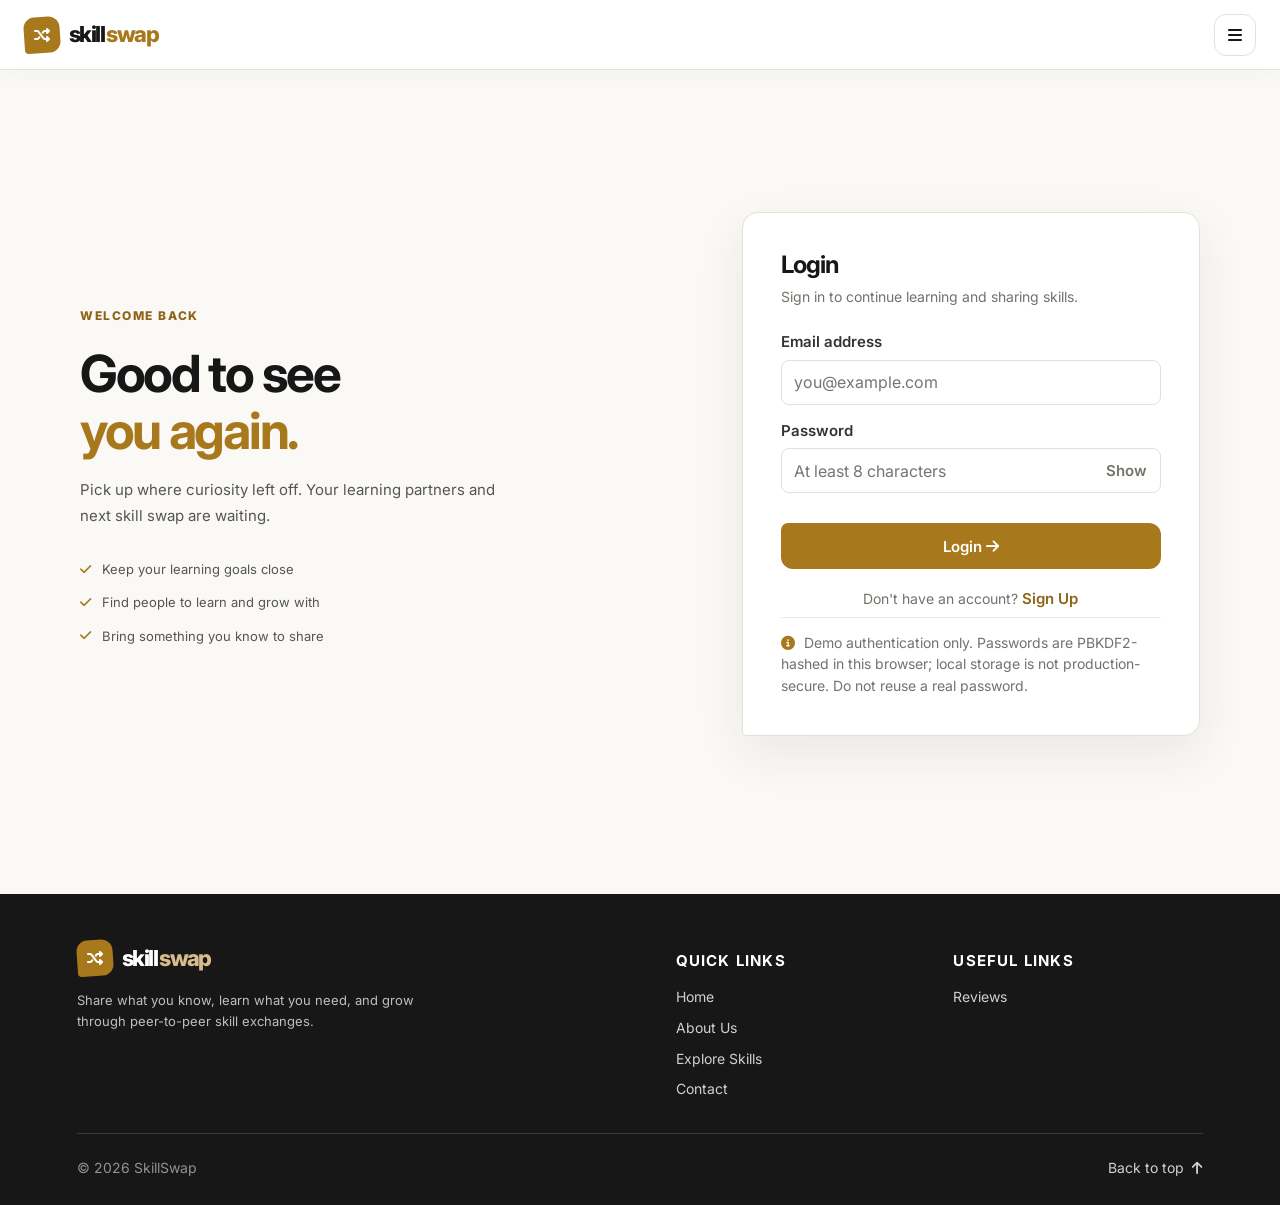
<file: dashboard.html>
<!DOCTYPE html>
<html lang="en">
<head>
    <meta charset="UTF-8">
    <meta name="viewport" content="width=device-width, initial-scale=1.0">
    <title>Dashboard | SkillSwap</title>
    <!-- Google Fonts -->
    <link href="https://fonts.googleapis.com/css2?family=Inter:wght@400;500;600;700&family=Poppins:wght@400;500;600;700&display=swap" rel="stylesheet">
    <!-- Font Awesome Icons -->
    <link rel="stylesheet" href="https://cdnjs.cloudflare.com/ajax/libs/font-awesome/6.4.0/css/all.min.css">
    <!-- Custom CSS -->
    <link rel="stylesheet" href="style.css">
</head>
<body class="dashboard-body">
    <header class="site-navbar app-page-navbar">
        <div class="nav-left-group">
            <a class="brand-logo app-brand-link" href="index.html" aria-label="SkillSwap home">
                <span class="brand-mark"><i class="fa-solid fa-shuffle" aria-hidden="true"></i></span>
                <span class="brand-wordmark"><span class="wordmark-skill">skill</span><span class="wordmark-swap">swap</span></span>
            </a>
            <button class="mobile-menu-toggle" type="button" aria-expanded="false" aria-controls="primaryNavigation" aria-label="Open navigation">
                <i class="fa-solid fa-bars" aria-hidden="true"></i>
            </button>
            <nav class="primary-navigation" id="primaryNavigation" aria-label="Main navigation">
                <ul class="nav-menu-links">
                </ul>
            </nav>
        </div>
    </header>
    <script src="script.js"></script>

    <!-- Main Content Area -->
    <main class="dashboard-main">
        <!-- Top Header Bar -->
        <header class="content-header">
            <div class="greeting-box">
                <h1>Welcome back, <span id="welcomeName">there</span>! 👋</h1>
                <p>Manage your skill swap requests, profile, and active learning connections.</p>
            </div>
        </header>

        <!-- Stats Overview Cards with Icons -->
        <section class="stats-overview-grid" style="display: grid; grid-template-columns: repeat(3, 1fr); gap: 20px; margin-bottom: 24px;">
            <div class="metric-card" style="background: #fff; padding: 20px; border-radius: 14px; border: 1px solid var(--border-color); display: flex; align-items: center; gap: 16px;">
                <div style="width: 48px; height: 48px; background: #EAF3FF; color: var(--blue); border-radius: 12px; display: flex; align-items: center; justify-content: center; font-size: 20px;">
                    <i class="fa-solid fa-graduation-cap"></i>
                </div>
                <div>
                    <span style="font-size: 13px; color: var(--text-muted); display: block; margin-bottom: 4px;">Skills I Can Teach</span>
                    <h3 id="countTeaching" style="font-size: 22px; color: var(--navy); margin: 0;">2</h3>
                </div>
            </div>
            <div class="metric-card" style="background: #fff; padding: 20px; border-radius: 14px; border: 1px solid var(--border-color); display: flex; align-items: center; gap: 16px;">
                <div style="width: 48px; height: 48px; background: #EAF3FF; color: var(--blue); border-radius: 12px; display: flex; align-items: center; justify-content: center; font-size: 20px;">
                    <i class="fa-solid fa-book-open"></i>
                </div>
                <div>
                    <span style="font-size: 13px; color: var(--text-muted); display: block; margin-bottom: 4px;">Skills I Want to Learn</span>
                    <h3 id="countLearning" style="font-size: 22px; color: var(--navy); margin: 0;">1</h3>
                </div>
            </div>
            <div class="metric-card" style="background: #fff; padding: 20px; border-radius: 14px; border: 1px solid var(--border-color); display: flex; align-items: center; gap: 16px;">
                <div style="width: 48px; height: 48px; background: #ECFDF5; color: #10B981; border-radius: 12px; display: flex; align-items: center; justify-content: center; font-size: 20px;">
                    <i class="fa-solid fa-users"></i>
                </div>
                <div>
                    <span style="font-size: 13px; color: var(--text-muted); display: block; margin-bottom: 4px;">Active Connections</span>
                    <h3 id="countConnections" style="font-size: 22px; color: var(--navy); margin: 0;">3</h3>
                </div>
            </div>
        </section>

        <!-- Section: Manage My Skills -->
        <section class="content-panel" id="my-skills" style="background: #fff; padding: 24px; border-radius: 16px; border: 1px solid var(--border-color); margin-bottom: 24px;">
            <div class="panel-header" style="display: flex; justify-content: space-between; align-items: center; margin-bottom: 16px;">
                <h2 style="font-size: 18px; color: var(--navy); margin: 0;">My Skills Profile</h2>
                <button class="btn-primary" onclick="toggleSkillForm()" style="padding: 8px 16px; background: var(--blue); color: #fff; border: none; border-radius: 8px; cursor: pointer; font-weight: 500;"><i class="fa-solid fa-plus"></i> Add New Skill</button>
            </div>

            <!-- Skill Add Form (Hidden by default) -->
            <form id="addSkillForm" class="skill-input-form hidden" onsubmit="handleAddSkill(event)" style="background: #F8FAFC; padding: 16px; border-radius: 12px; border: 1px solid var(--border-color); margin-bottom: 16px;">
                <div class="form-control-group" style="margin-bottom: 12px;">
                    <label for="skillType" style="display: block; font-size: 13px; font-weight: 500; margin-bottom: 4px;">Skill Type</label>
                    <select id="skillType" required style="width: 100%; padding: 8px; border-radius: 6px; border: 1px solid var(--border-color);">
                        <option value="teach">Skill I Can Teach</option>
                        <option value="learn">Skill I Want to Learn</option>
                    </select>
                </div>
                <div class="form-control-group" style="margin-bottom: 12px;">
                    <label for="skillName" style="display: block; font-size: 13px; font-weight: 500; margin-bottom: 4px;">Skill Name</label>
                    <input type="text" id="skillName" placeholder="e.g. JavaScript, Graphic Design" required style="width: 100%; padding: 8px; border-radius: 6px; border: 1px solid var(--border-color);">
                </div>
                <div class="form-action-buttons" style="display: flex; gap: 10px;">
                    <button type="submit" class="btn-primary" style="padding: 6px 14px; background: var(--blue); color: white; border: none; border-radius: 6px; cursor: pointer;">Save Skill</button>
                    <button type="button" class="btn-secondary" onclick="toggleSkillForm()" style="padding: 6px 14px; background: #E2E8F0; color: var(--text-dark); border: none; border-radius: 6px; cursor: pointer;">Cancel</button>
                </div>
            </form>

            <div class="skills-columns-wrapper" style="display: grid; grid-template-columns: 1fr 1fr; gap: 20px;">
                <div class="skill-category-box" style="background: #F8FAFC; padding: 16px; border-radius: 12px; border: 1px solid var(--border-color);">
                    <h3 style="font-size: 13px; color: var(--text-muted); margin-bottom: 12px; font-weight: 600;"><i class="fa-solid fa-user-graduate"></i> Teaching Skills</h3>
                    <ul class="skill-tags-list" id="teachSkillsList" style="list-style: none; padding: 0; display: flex; flex-wrap: wrap; gap: 8px;">
                        <!-- Loaded dynamically via JS -->
                    </ul>
                </div>
                <div class="skill-category-box" style="background: #F8FAFC; padding: 16px; border-radius: 12px; border: 1px solid var(--border-color);">
                    <h3 style="font-size: 13px; color: var(--text-muted); margin-bottom: 12px; font-weight: 600;"><i class="fa-solid fa-lightbulb"></i> Learning Goals</h3>
                    <ul class="skill-tags-list" id="learnSkillsList" style="list-style: none; padding: 0; display: flex; flex-wrap: wrap; gap: 8px;">
                        <!-- Loaded dynamically via JS -->
                    </ul>
                </div>
            </div>
        </section>

        <!-- Section: Mutual Skill Match Recommendations -->
        <section class="content-panel" style="background: #fff; padding: 24px; border-radius: 16px; border: 1px solid var(--border-color); margin-bottom: 24px;">
            <div class="panel-header" style="display: flex; justify-content: space-between; align-items: center; margin-bottom: 16px;">
                <h2 style="font-size: 18px; color: var(--navy); margin: 0;">Recommended Skill Matches 🔥</h2>
                <a href="explore.html" style="font-size: 13px; font-weight: 600; color: var(--blue); text-decoration: none; display: flex; align-items: center; gap: 4px;">
                    View All Partners <i class="fa-solid fa-arrow-right" style="font-size: 11px;"></i>
                </a>
            </div>
            <div class="recommendations-grid" id="matchesContainer" style="display: grid; grid-template-columns: repeat(2, 1fr); gap: 20px;">
                <!-- Loaded dynamically via JS -->
            </div>
        </section>

        <!-- Section: Exchange Requests & Activity Table -->
        <section class="content-panel" id="requests" style="background: #fff; padding: 24px; border-radius: 16px; border: 1px solid var(--border-color); margin-bottom: 24px;">
            <div class="panel-header" style="margin-bottom: 16px;">
                <h2 style="font-size: 18px; color: var(--navy); margin: 0;">Exchange Requests Status</h2>
            </div>
            <div class="table-container-wrapper" style="overflow-x: auto;">
                <table class="professional-data-table" style="width: 100%; border-collapse: collapse;">
                    <thead>
                        <tr style="text-align: left; border-bottom: 1px solid var(--border-color); color: var(--text-muted); font-size: 13px;">
                            <th style="padding: 10px;">Student Partner</th>
                            <th style="padding: 10px;">Offered Skill</th>
                            <th style="padding: 10px;">Requested Skill</th>
                            <th style="padding: 10px;">Match Score</th>
                            <th style="padding: 10px;">Status</th>
                            <th style="padding: 10px;">Action</th>
                        </tr>
                    </thead>
                    <tbody id="requestsTableBody">
                        <!-- Loaded dynamically via JS -->
                    </tbody>
                </table>
            </div>
        </section>

        <!-- Section: Student Chatbot Assistant -->
        <section class="content-panel assistant-panel" id="chatbot-section">
            <header class="assistant-header">
                <div class="assistant-title-group">
                    <span class="assistant-header-icon" aria-hidden="true"><i class="fa-solid fa-wand-magic-sparkles"></i></span>
                    <div>
                        <h2>SkillSwap Assistant</h2>
                        <p>Quick guidance for finding a partner and managing your skill exchange.</p>
                    </div>
                </div>
                <span class="assistant-online-status"><span aria-hidden="true"></span> Ready to help</span>
            </header>

            <div class="assistant-chat-shell">
                <div class="ai-chat-messages-area" id="botChatMessages" role="log" aria-label="Conversation with SkillSwap Assistant" aria-live="polite" aria-relevant="additions text">
                    <div class="chat-msg received assistant-message">
                        <p>Hi! I can help you find a skill partner, update your profile, or understand how skill swaps work. What would you like to do?</p>
                        <span class="msg-time">Just now</span>
                    </div>
                </div>

                <div class="assistant-suggestions" aria-label="Suggested questions">
                    <span class="assistant-suggestions-label">Try asking</span>
                    <button type="button" class="assistant-prompt" data-chat-prompt="Help me find a Python mentor">Find a Python mentor</button>
                    <button type="button" class="assistant-prompt" data-chat-prompt="How do skill swaps work?">How swaps work</button>
                    <button type="button" class="assistant-prompt" data-chat-prompt="How can I edit my profile and skills?">Edit my profile</button>
                </div>

                <form class="ai-chat-input-row assistant-input-row" onsubmit="sendBotMessage(event)">
                    <label class="assistant-input-wrap" for="botChatInput">
                        <span class="sr-only">Message the SkillSwap Assistant</span>
                        <input type="text" id="botChatInput" name="message" maxlength="500" placeholder="Ask about skills, partners, or exchanges..." autocomplete="off" required>
                    </label>
                    <button type="submit" class="assistant-send-button" aria-label="Send message">
                        <span>Send</span><i class="fa-solid fa-paper-plane" aria-hidden="true"></i>
                    </button>
                </form>
                <p class="assistant-disclaimer">Helpful, automated guidance based on the features available in SkillSwap.</p>
            </div>
        </section>
    </main>

    <footer class="site-footer">
        <div class="footer-main">
            <div><a class="brand-logo app-brand-link footer-brand" href="index.html"><span class="brand-mark"><i class="fa-solid fa-shuffle" aria-hidden="true"></i></span><span class="brand-wordmark"><span class="wordmark-skill">skill</span><span class="wordmark-swap">swap</span></span></a><p>Good things grow when we learn from each other.</p></div>
            <nav aria-label="Footer navigation"><a href="explore.html">Explore skills</a><a href="about.html">About us</a><a href="contact.html">Contact</a><a href="settings.html">Settings</a></nav>
        </div>
        <div class="footer-bottom"><span>© 2026 SkillSwap. Built for curious minds.</span><a href="reviews.html">Community reviews <i class="fa-solid fa-arrow-right" aria-hidden="true"></i></a></div>
    </footer>

    <!-- Direct Partner Chat Modal -->
    <div id="partnerChatModal" class="modal-overlay partner-chat-modal" aria-hidden="true">
        <div class="modal-content-box partner-chat-dialog">
            <!-- Modal Header -->
            <div class="partner-chat-header">
                <div class="partner-chat-person">
                    <div class="partner-chat-avatar" id="modalPartnerInitial">AM</div>
                    <div>
                        <h4 id="modalPartnerName">Ali Mansoor</h4>
                        <span class="partner-chat-status">Active Skill Swap Partner</span>
                    </div>
                </div>
                <button type="button" class="partner-chat-close" aria-label="Close chat"><i class="fa-solid fa-xmark" aria-hidden="true"></i></button>
            </div>
            <!-- Chat Messages Body -->
            <div id="modalChatMessages" class="partner-chat-messages">
                <div class="partner-chat-message received">
                    Hey! I accepted your skill swap request. When are you free to start our session?
                </div>
            </div>
            <!-- Chat Input Footer -->
            <form class="partner-chat-form">
                <input type="text" id="modalChatInput" placeholder="Type a message..." required>
                <button type="submit" class="btn-primary" aria-label="Send message"><i class="fa-solid fa-paper-plane" aria-hidden="true"></i></button>
            </form>
        </div>
    </div>

    <!-- Custom JS File -->
</body>
</html>
</file>
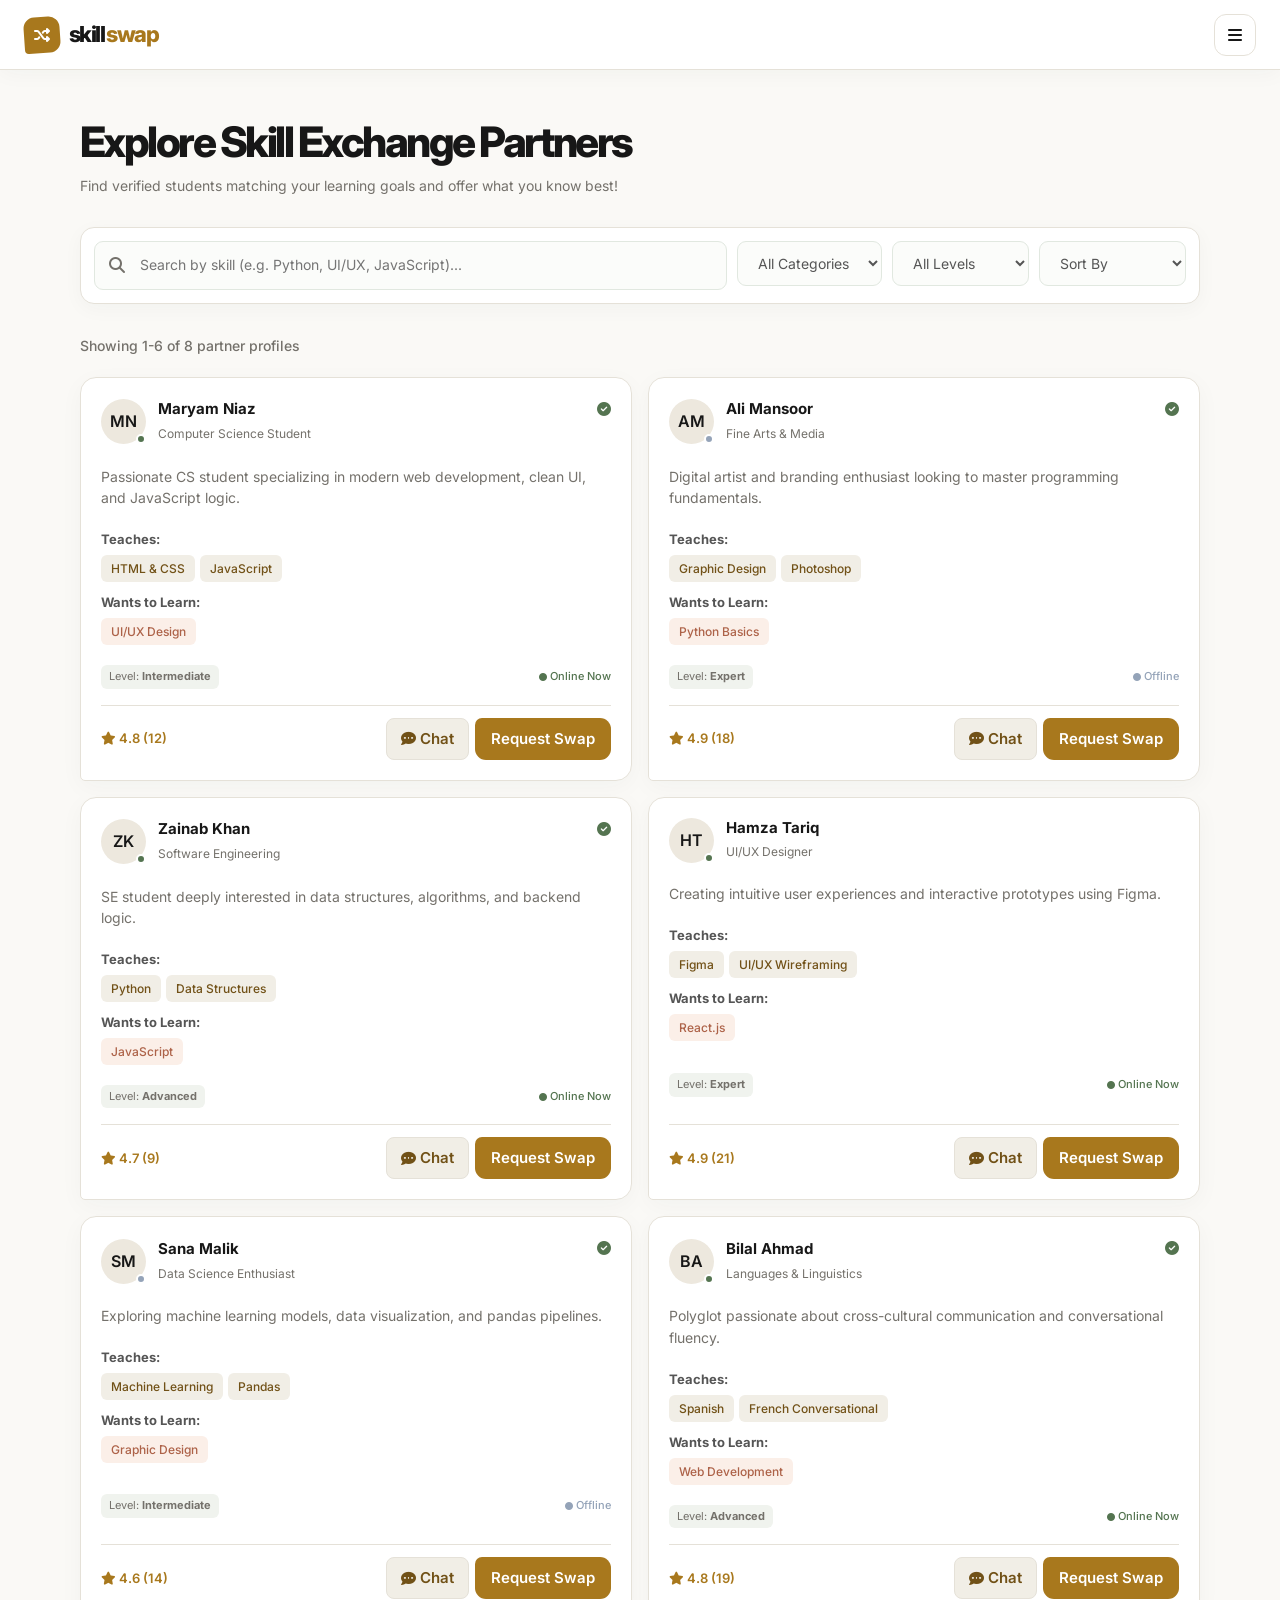
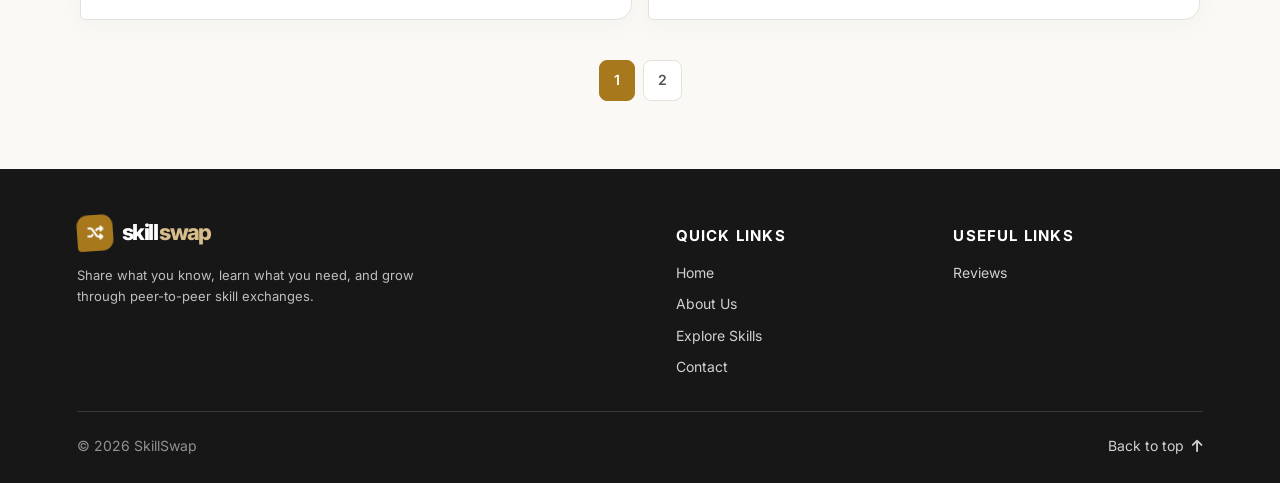
<file: explore.html>
<!DOCTYPE html>
<html lang="en">
<head>
    <meta charset="UTF-8">
    <meta name="viewport" content="width=device-width, initial-scale=1.0">
    <title>Explore Skills - SkillSwap</title>
    <link rel="stylesheet" href="https://cdnjs.cloudflare.com/ajax/libs/font-awesome/6.4.0/css/all.min.css">
    <link href="https://fonts.googleapis.com/css2?family=Inter:wght@400;500;600;700&family=Poppins:wght@400;500;600;700&display=swap" rel="stylesheet">
    <link rel="stylesheet" href="style.css">
</head>
<body class="explore-page-body">

    <!-- Navbar -->
    <header class="site-navbar">
        <div class="nav-left-group">
            <a class="brand-logo app-brand-link" href="index.html">
                <span class="brand-mark"><i class="fa-solid fa-shuffle" aria-hidden="true"></i></span>
                <span class="brand-wordmark"><span class="wordmark-skill">skill</span><span class="wordmark-swap">swap</span></span>
            </a>
            <button class="mobile-menu-toggle" type="button" aria-expanded="false" aria-controls="primaryNavigation" aria-label="Open navigation"><i class="fa-solid fa-bars" aria-hidden="true"></i></button>
            <nav class="primary-navigation" id="primaryNavigation" aria-label="Main navigation">
            <ul class="nav-menu-links"></ul>
            </nav>
        </div>
    </header>
    <script src="script.js"></script>

    <!-- Main Container -->
    <main class="explore-page-container">
        <div class="explore-header-section">
            <h1>Explore Skill Exchange Partners</h1>
            <p>Find verified students matching your learning goals and offer what you know best!</p>
        </div>

        <!-- Advanced Search, Category & Sorting Filters Panel -->
        <div class="search-filter-panel">
            <div class="search-input-wrapper">
                <i class="fa-solid fa-search"></i>
                <input type="text" id="searchInput" placeholder="Search by skill (e.g. Python, UI/UX, JavaScript)..." onkeyup="filterSkills()">
            </div>
            <div class="filter-select-wrapper">
                <select id="categoryFilter" onchange="filterSkills()">
                    <option value="">All Categories</option>
                    <option value="Programming">Programming</option>
                    <option value="Design">Design</option>
                    <option value="Languages">Languages</option>
                </select>
            </div>
            <div class="filter-select-wrapper">
                <select id="levelFilter" onchange="filterSkills()">
                    <option value="">All Levels</option>
                    <option value="Beginner">Beginner</option>
                    <option value="Intermediate">Intermediate</option>
                    <option value="Advanced">Advanced</option>
                    <option value="Expert">Expert</option>
                </select>
            </div>
            <div class="filter-select-wrapper">
                <select id="sortFilter" onchange="filterSkills()">
                    <option value="">Sort By</option>
                    <option value="rating">Highest Rated</option>
                </select>
            </div>
        </div>

        <!-- Results Counter & Reset Action -->
        <div style="display: flex; justify-content: space-between; align-items: center; margin-bottom: 20px;">
            <p id="resultsCounter" style="font-size: 14px; color: var(--text-muted); font-weight: 500;"></p>
            <button id="resetFiltersBtn" class="btn-secondary hidden" onclick="resetAllFilters()" style="padding: 6px 12px; font-size: 12px;"><i class="fa-solid fa-rotate-right"></i> Reset Filters</button>
        </div>


        <!-- Cards Grid -->
        <div id="exploreGrid" class="explore-cards-grid">
            <!-- Dynamic Cards will render here -->
        </div>

        <!-- Pagination Controls Container -->
        <div id="paginationContainer" class="pagination-container" style="display: flex; justify-content: center; gap: 8px; margin-top: 40px;">
            <!-- Dynamic Page Buttons will render here -->
        </div>
    </main>

    <!-- Interactive Quick-View Profile Modal -->
    <div id="profileModal" class="modal-overlay hidden">
        <div class="modal-content-box">
            <button class="modal-close-btn" onclick="closeProfileModal()"><i class="fa-solid fa-xmark"></i></button>
            <div id="modalBodyContent">
                <!-- Dynamic Modal Content -->
            </div>
        </div>
    </div>

    <!-- Direct Message / Quick Inquiry Modal -->
    <div id="inquiryModal" class="modal-overlay hidden">
        <div class="modal-content-box">
            <button class="modal-close-btn" onclick="closeInquiryModal()"><i class="fa-solid fa-xmark"></i></button>
            <h2 id="inquiryModalTitle" style="font-family: 'Poppins', sans-serif; font-size: 18px; color: var(--navy); margin-bottom: 15px;">Send Quick Inquiry</h2>
            <div style="margin-bottom: 15px;">
                <textarea id="inquiryMessageText" rows="4" placeholder="Type your message or skill exchange inquiry here..." style="width: 100%; padding: 12px; border: 1px solid var(--border-color); border-radius: 10px; font-size: 14px; outline: none; font-family: 'Inter', sans-serif; resize: vertical;"></textarea>
            </div>
            <div style="display: flex; justify-content: flex-end; gap: 10px;">
                <button class="btn-secondary" onclick="closeInquiryModal()">Cancel</button>
                <button class="btn-primary" onclick="submitInquiryMessage()">Send Message</button>
            </div>
        </div>
    </div>

    <footer class="site-footer">
        <div class="footer-main"><div><a class="brand-logo app-brand-link footer-brand" href="index.html"><span class="brand-mark"><i class="fa-solid fa-shuffle" aria-hidden="true"></i></span><span class="brand-wordmark"><span class="wordmark-skill">skill</span><span class="wordmark-swap">swap</span></span></a><p>Good things grow when we learn from each other.</p></div><nav aria-label="Footer navigation"><a href="explore.html">Explore skills</a><a href="about.html">About us</a><a href="contact.html">Contact</a><a href="reviews.html">Reviews</a></nav></div>
        <div class="footer-bottom"><span>© 2026 SkillSwap. Built for curious minds.</span><a href="dashboard.html">Go to dashboard <i class="fa-solid fa-arrow-right" aria-hidden="true"></i></a></div>
    </footer>
</body>
</html>
</file>
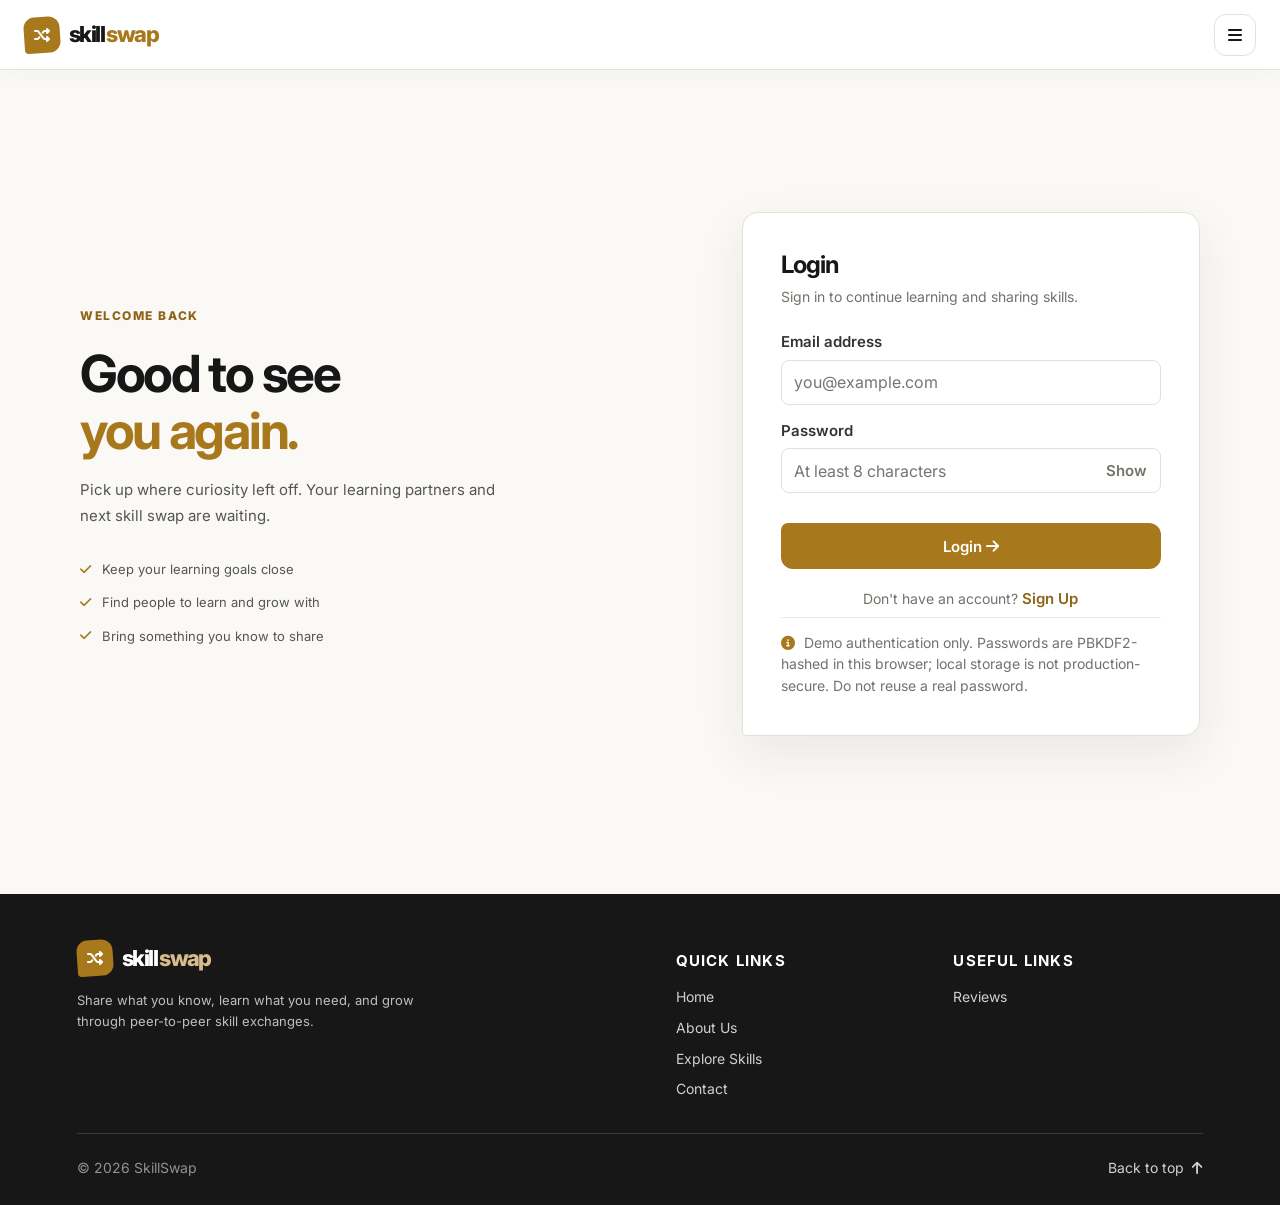
<file: login.html>
<!DOCTYPE html>
<html lang="en">
<head>
    <meta charset="UTF-8">
    <meta name="viewport" content="width=device-width, initial-scale=1.0">
    <meta name="description" content="Sign in or create your SkillSwap account.">
    <title>Log in | SkillSwap</title>
    <link rel="preconnect" href="https://fonts.googleapis.com">
    <link rel="preconnect" href="https://fonts.gstatic.com" crossorigin>
    <link href="https://fonts.googleapis.com/css2?family=Inter:wght@400;500;600;700&family=Poppins:wght@400;500;600;700&display=swap" rel="stylesheet">
    <link rel="stylesheet" href="https://cdnjs.cloudflare.com/ajax/libs/font-awesome/6.4.0/css/all.min.css">
    <link rel="stylesheet" href="style.css">
</head>
<body class="marketing-page demo-auth-page">
    <a class="skip-link" href="#mainContent">Skip to content</a>
    <header class="site-navbar app-page-navbar">
        <div class="nav-left-group">
            <a class="brand-logo app-brand-link" href="index.html" aria-label="SkillSwap home"><span class="brand-mark"><i class="fa-solid fa-shuffle" aria-hidden="true"></i></span><span class="brand-wordmark"><span class="wordmark-skill">skill</span><span class="wordmark-swap">swap</span></span></a>
            <button class="mobile-menu-toggle" type="button" aria-expanded="false" aria-controls="primaryNavigation" aria-label="Open navigation"><i class="fa-solid fa-bars" aria-hidden="true"></i></button>
            <nav class="primary-navigation" id="primaryNavigation" aria-label="Main navigation"><ul class="nav-menu-links"></ul></nav>
        </div>
    </header>
    <script src="script.js"></script>
    <main id="mainContent" class="demo-auth-main">
        <section class="demo-auth-copy">
            <span class="section-kicker">WELCOME BACK</span>
            <h1>Good to see<br><em>you again.</em></h1>
            <p>Pick up where curiosity left off. Your learning partners and next skill swap are waiting.</p>
            <div class="demo-auth-points"><span><i class="fa-solid fa-check" aria-hidden="true"></i> Keep your learning goals close</span><span><i class="fa-solid fa-check" aria-hidden="true"></i> Find people to learn and grow with</span><span><i class="fa-solid fa-check" aria-hidden="true"></i> Bring something you know to share</span></div>
        </section>
        <section class="demo-auth-card" aria-labelledby="loginTitle">
            <h2 id="loginTitle">Login</h2>
            <p id="authDescription">Sign in to continue learning and sharing skills.</p>
            <form class="demo-auth-form" id="demoLoginForm" novalidate>
                <label class="demo-auth-field" for="loginEmail">Email address<input id="loginEmail" name="email" type="email" autocomplete="email" maxlength="254" placeholder="you@example.com" required></label>
                <label class="demo-auth-field" for="loginPassword">Password<span class="demo-password-wrap"><input id="loginPassword" name="password" type="password" autocomplete="current-password" minlength="8" maxlength="128" placeholder="At least 8 characters" required><button class="password-visibility-toggle" type="button" data-toggle-password="loginPassword" aria-label="Show password">Show</button></span></label>
                <p class="demo-auth-status" id="loginStatus" role="status" aria-live="polite"></p>
                <button class="demo-auth-submit" type="submit">Login <i class="fa-solid fa-arrow-right" aria-hidden="true"></i></button>
            </form>
            <p class="demo-auth-switch" id="loginSwitch">Don't have an account? <button type="button" data-auth-mode="signup">Sign Up</button></p>
            <form class="demo-auth-form" id="demoSignupForm" novalidate hidden>
                <label class="demo-auth-field" for="signupName">Full name<input id="signupName" name="fullName" type="text" autocomplete="name" maxlength="80" placeholder="e.g. Sara Ahmed" required></label>
                <label class="demo-auth-field" for="signupEmail">Email address<input id="signupEmail" name="email" type="email" autocomplete="email" maxlength="254" placeholder="you@example.com" required></label>
                <label class="demo-auth-field" for="signupPassword">Password<span class="demo-password-wrap"><input id="signupPassword" name="password" type="password" autocomplete="new-password" minlength="8" maxlength="128" placeholder="At least 8 characters" required><button class="password-visibility-toggle" type="button" data-toggle-password="signupPassword" aria-label="Show password">Show</button></span></label>
                <label class="demo-auth-field" for="signupConfirmPassword">Confirm password<span class="demo-password-wrap"><input id="signupConfirmPassword" name="confirmPassword" type="password" autocomplete="new-password" minlength="8" maxlength="128" placeholder="Enter your password again" required><button class="password-visibility-toggle" type="button" data-toggle-password="signupConfirmPassword" aria-label="Show password">Show</button></span></label>
                <p class="demo-auth-status" id="signupStatus" role="status" aria-live="polite"></p>
                <button class="demo-auth-submit" type="submit">Create account <i class="fa-solid fa-arrow-right" aria-hidden="true"></i></button>
            </form>
            <p class="demo-auth-switch" id="signupSwitch" hidden>Already have an account? <button type="button" data-auth-mode="login">Login</button></p>
            <p class="demo-auth-disclaimer"><i class="fa-solid fa-circle-info" aria-hidden="true"></i> Demo authentication only. Passwords are PBKDF2-hashed in this browser; local storage is not production-secure. Do not reuse a real password.</p>
        </section>
    </main>
    <footer class="site-footer"><div class="footer-main"><div><a class="brand-logo app-brand-link footer-brand" href="index.html"><span class="brand-mark"><i class="fa-solid fa-shuffle" aria-hidden="true"></i></span><span class="brand-wordmark"><span class="wordmark-skill">skill</span><span class="wordmark-swap">swap</span></span></a><p>Good things grow when we learn from each other.</p></div><nav aria-label="Footer navigation"><a href="explore.html">Explore skills</a><a href="about.html">About us</a><a href="contact.html">Contact</a></nav></div><div class="footer-bottom"><span>© 2026 SkillSwap. Frontend demonstration only.</span><a href="index.html">Back home <i class="fa-solid fa-arrow-right" aria-hidden="true"></i></a></div></footer>
</body>
</html>
</file>
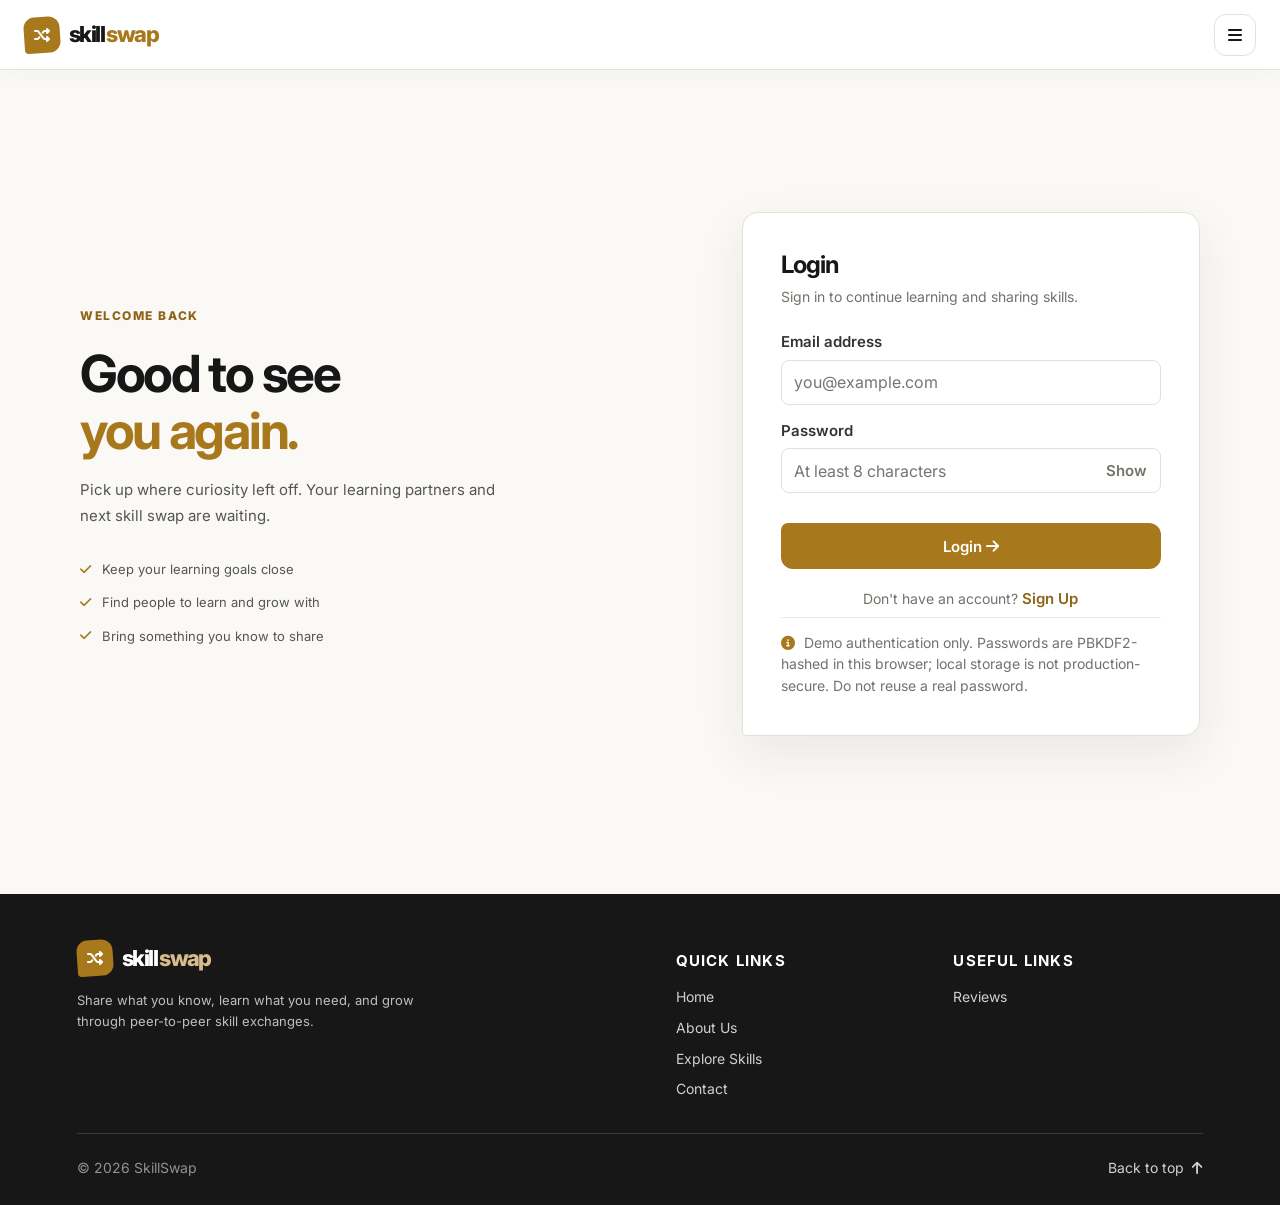
<file: profile.html>
<!DOCTYPE html>
<html lang="en">
<head>
    <meta charset="UTF-8">
    <meta name="viewport" content="width=device-width, initial-scale=1.0">
    <meta name="description" content="View and manage your SkillSwap profile and connected skills.">
    <title>My Profile - SkillSwap</title>
    <link rel="stylesheet" href="https://cdnjs.cloudflare.com/ajax/libs/font-awesome/6.4.0/css/all.min.css">
    <link href="https://fonts.googleapis.com/css2?family=Inter:wght@400;500;600;700&family=Poppins:wght@400;500;600;700&display=swap" rel="stylesheet">
    <link rel="stylesheet" href="style.css">
</head>
<body class="profile-page-body">
    <header class="site-navbar profile-navbar">
        <div class="nav-left-group">
            <a class="brand-logo profile-brand" href="index.html">
                <span class="brand-mark"><i class="fa-solid fa-shuffle" aria-hidden="true"></i></span>
                <span class="brand-wordmark"><span class="wordmark-skill">skill</span><span class="wordmark-swap">swap</span></span>
            </a>
            <button class="mobile-menu-toggle" type="button" aria-expanded="false" aria-controls="primaryNavigation" aria-label="Open navigation"><i class="fa-solid fa-bars" aria-hidden="true"></i></button>
            <nav class="primary-navigation" id="primaryNavigation" aria-label="Main navigation">
                <ul class="nav-menu-links">
                </ul>
            </nav>
        </div>
    </header>
    <script src="script.js"></script>

    <main class="profile-page-container">
        <header class="profile-page-heading">
            <div>
                <p class="profile-eyebrow">YOUR SKILLSWAP SPACE</p>
                <h1>My Profile</h1>
                <p>Share what you know and what you’re excited to learn.</p>
            </div>
            <button class="profile-action-link" type="button" data-open-profile-editor>
                <i class="fa-solid fa-pen-to-square" aria-hidden="true"></i>
                Edit profile
            </button>
        </header>

        <p class="profile-save-status" id="profileSaveStatus" role="status" aria-live="polite"></p>

        <section class="profile-overview-grid" aria-label="Profile overview">
            <article class="profile-card profile-identity-card">
                <div class="profile-identity">
                    <div class="profile-avatar" id="profileAvatar" role="img" aria-label="Profile picture"></div>
                    <div class="profile-identity-copy">
                        <span class="profile-status"><span aria-hidden="true"></span> Available to connect</span>
                        <h2 id="profileDisplayName"></h2>
                        <p id="profileRole"></p>
                    </div>
                </div>
                <div class="profile-facts">
                    <span><i class="fa-solid fa-location-dot" aria-hidden="true"></i> <span id="profileLocation"></span></span>
                    <span><i class="fa-solid fa-graduation-cap" aria-hidden="true"></i> <span id="profileExperience"></span></span>
                </div>
                <button class="profile-primary-link" type="button" data-open-profile-editor>
                    Edit your profile and skills <i class="fa-solid fa-arrow-right" aria-hidden="true"></i>
                </button>
            </article>

            <article class="profile-card profile-bio-card">
                <div class="profile-section-heading">
                    <div>
                        <p class="profile-eyebrow">A LITTLE ABOUT ME</p>
                        <h2>Bio</h2>
                    </div>
                    <i class="fa-regular fa-user profile-heading-icon" aria-hidden="true"></i>
                </div>
                <p class="profile-bio-copy" id="profileBio"></p>
            </article>
        </section>

        <section class="profile-card profile-skills-card" aria-labelledby="profile-skills-title">
            <div class="profile-section-heading profile-skills-heading">
                <div>
                    <p class="profile-eyebrow">YOUR EXCHANGE PROFILE</p>
                    <h2 id="profile-skills-title">Connected skills</h2>
                    <p class="profile-section-description">Keep your teaching skills and learning goals up to date.</p>
                </div>
                <button class="profile-action-link" type="button" data-open-profile-editor>
                    <i class="fa-solid fa-pen-to-square" aria-hidden="true"></i>
                    Edit skills
                </button>
            </div>

            <div class="profile-skill-groups">
                <section class="profile-skill-group" aria-labelledby="profile-teach-title">
                    <div class="profile-skill-group-heading">
                        <span class="profile-skill-icon profile-teach-icon"><i class="fa-solid fa-chalkboard-user" aria-hidden="true"></i></span>
                        <div>
                            <h3 id="profile-teach-title">Skills I can teach</h3>
                            <p>Help another learner grow</p>
                        </div>
                    </div>
                    <ul class="profile-skill-list" id="profileTeachSkills"></ul>
                </section>

                <section class="profile-skill-group" aria-labelledby="profile-learn-title">
                    <div class="profile-skill-group-heading">
                        <span class="profile-skill-icon profile-learn-icon"><i class="fa-solid fa-lightbulb" aria-hidden="true"></i></span>
                        <div>
                            <h3 id="profile-learn-title">Skills I want to learn</h3>
                            <p>Find a peer to learn with</p>
                        </div>
                    </div>
                    <ul class="profile-skill-list profile-learning-list" id="profileLearnSkills"></ul>
                </section>
            </div>
        </section>

        <section class="profile-connection-note" aria-label="Find a skill exchange partner">
            <div>
                <h2>Ready to make a connection?</h2>
                <p>Explore members whose skills complement what you want to learn.</p>
            </div>
            <a href="explore.html" class="profile-explore-link">
                Explore skills <i class="fa-solid fa-arrow-right" aria-hidden="true"></i>
            </a>
        </section>
    </main>

    <div class="profile-edit-overlay" id="profileEditOverlay" hidden>
        <section class="profile-edit-dialog" role="dialog" aria-modal="true" aria-labelledby="profileEditTitle">
            <div class="profile-edit-dialog-heading">
                <div>
                    <p class="profile-eyebrow">YOUR DETAILS</p>
                    <h2 id="profileEditTitle">Edit profile</h2>
                </div>
                <button class="profile-dialog-close" type="button" id="closeProfileEditor" aria-label="Close profile editor">
                    <i class="fa-solid fa-xmark" aria-hidden="true"></i>
                </button>
            </div>
            <form id="profileEditForm">
                <div class="profile-edit-fields">
                    <label class="profile-form-field">
                        <span>Full name <span aria-hidden="true">*</span></span>
                        <input id="editProfileName" name="name" type="text" maxlength="80" autocomplete="name" required>
                    </label>
                    <label class="profile-form-field">
                        <span>Role or study area <span aria-hidden="true">*</span></span>
                        <input id="editProfileRole" name="role" type="text" maxlength="100" required>
                    </label>
                    <label class="profile-form-field">
                        <span>Location</span>
                        <input id="editProfileLocation" name="location" type="text" maxlength="100" autocomplete="address-level2">
                    </label>
                    <label class="profile-form-field">
                        <span>Experience level <span aria-hidden="true">*</span></span>
                        <select id="editExperienceLevel" name="experienceLevel" required>
                            <option value="">Choose your level</option>
                            <option value="Beginner">Beginner</option>
                            <option value="Intermediate">Intermediate</option>
                            <option value="Advanced">Advanced</option>
                        </select>
                    </label>
                    <label class="profile-form-field">
                        <span>Profile picture</span>
                        <input id="editProfilePicture" name="profilePicture" type="file" accept="image/png,image/jpeg,image/webp">
                        <span class="profile-form-help">Optional. PNG, JPEG, or WebP up to 2 MB.</span>
                        <button class="profile-cancel-button" type="button" id="removeProfilePicture" hidden>Remove picture</button>
                    </label>
                    <label class="profile-form-field profile-form-field-wide">
                        <span>Bio / About Me <span aria-hidden="true">*</span></span>
                        <textarea id="editProfileBio" name="bio" rows="4" maxlength="500" required></textarea>
                    </label>
                    <label class="profile-form-field profile-form-field-wide">
                        <span>Skills I can teach <span aria-hidden="true">*</span></span>
                        <textarea id="editTeachSkills" name="teachSkills" rows="2" maxlength="1000" aria-describedby="skillListHelp" required></textarea>
                    </label>
                    <label class="profile-form-field profile-form-field-wide">
                        <span>Skills I want to learn <span aria-hidden="true">*</span></span>
                        <textarea id="editLearnSkills" name="learnSkills" rows="2" maxlength="1000" aria-describedby="skillListHelp" required></textarea>
                    </label>
                    <p class="profile-form-help" id="skillListHelp">Separate skills with commas and include at least one in each list.</p>
                </div>
                <p class="profile-form-error" id="profileFormError" role="alert"></p>
                <div class="profile-edit-actions">
                    <button class="profile-cancel-button" type="button" id="cancelProfileEditor">Cancel</button>
                    <button class="profile-save-button" type="submit">Save changes</button>
                </div>
            </form>
        </section>
    </div>
    <footer class="site-footer">
        <div class="footer-main"><div><a class="brand-logo app-brand-link footer-brand" href="index.html"><span class="brand-mark"><i class="fa-solid fa-shuffle" aria-hidden="true"></i></span><span class="brand-wordmark"><span class="wordmark-skill">skill</span><span class="wordmark-swap">swap</span></span></a><p>Good things grow when we learn from each other.</p></div><nav aria-label="Footer navigation"><a href="explore.html">Explore skills</a><a href="about.html">About us</a><a href="contact.html">Contact</a><a href="reviews.html">Reviews</a></nav></div>
        <div class="footer-bottom"><span>© 2026 SkillSwap. Built for curious minds.</span><a href="dashboard.html">Go to dashboard <i class="fa-solid fa-arrow-right" aria-hidden="true"></i></a></div>
    </footer>
</body>
</html>
</file>
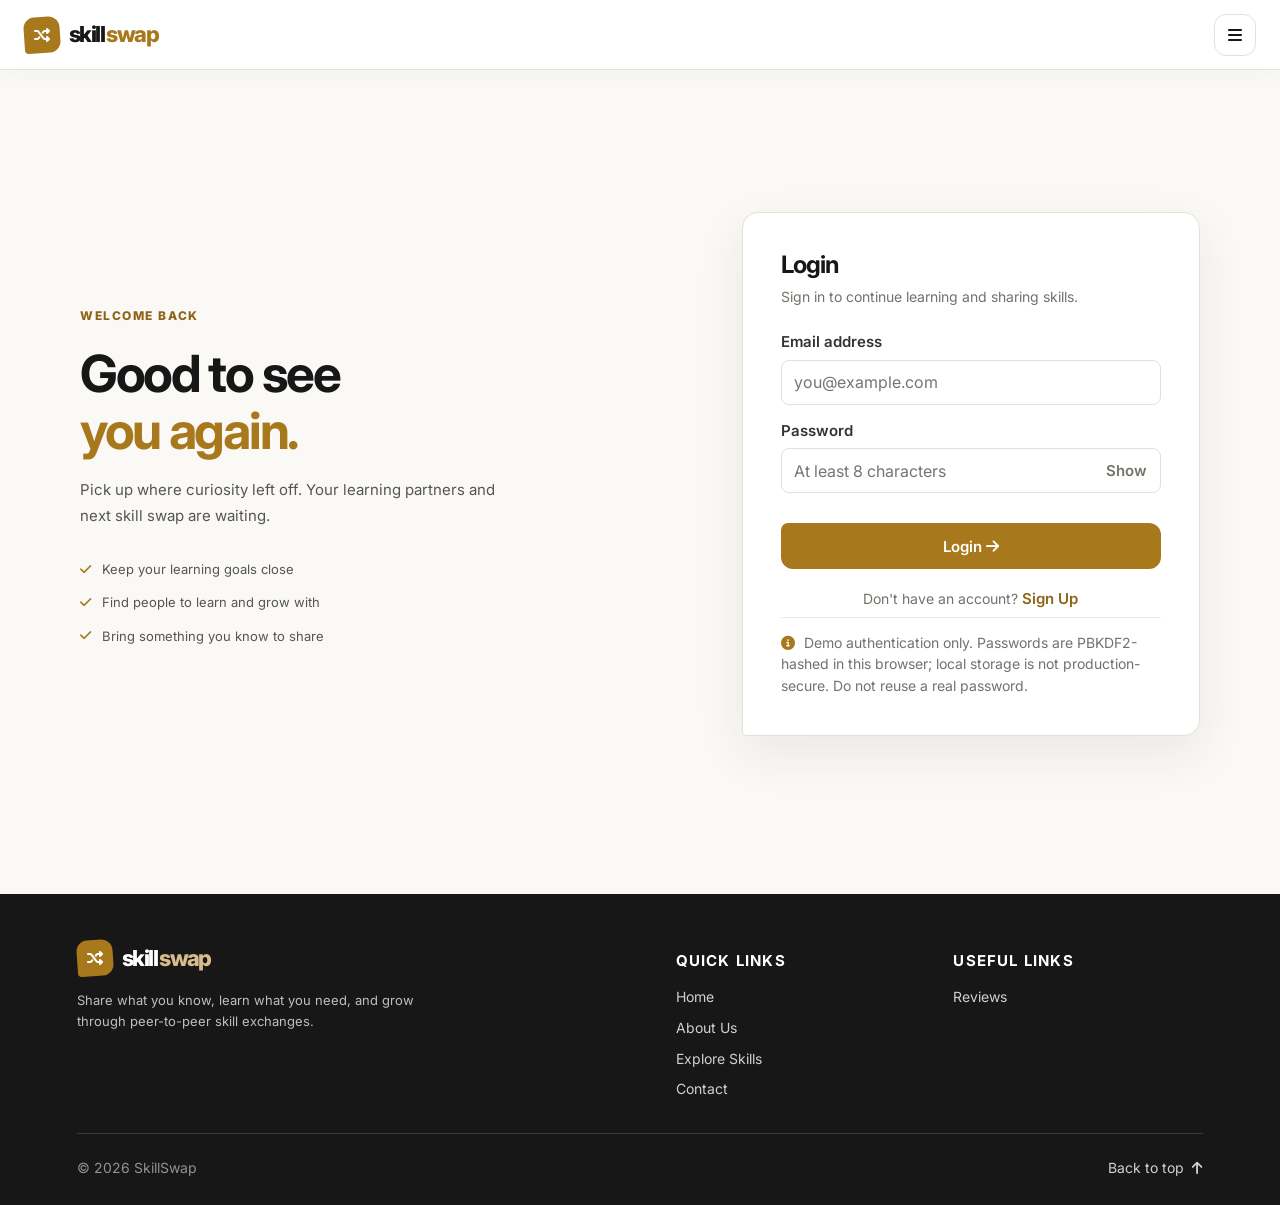
<file: reviews.html>
<!DOCTYPE html>
<html lang="en">
<head>
    <meta charset="UTF-8">
    <meta name="viewport" content="width=device-width, initial-scale=1.0">
    <meta name="description" content="Share and browse SkillSwap peer learning reviews.">
    <title>Reviews - SkillSwap</title>
    <link rel="stylesheet" href="https://cdnjs.cloudflare.com/ajax/libs/font-awesome/6.4.0/css/all.min.css">
    <link href="https://fonts.googleapis.com/css2?family=Inter:wght@400;500;600;700&family=Poppins:wght@400;500;600;700&display=swap" rel="stylesheet">
    <link rel="stylesheet" href="style.css">
</head>
<body class="app-page-body reviews-page-body">
    <header class="site-navbar app-page-navbar">
        <div class="nav-left-group">
            <a class="brand-logo app-brand-link" href="index.html">
                <span class="brand-mark"><i class="fa-solid fa-shuffle" aria-hidden="true"></i></span>
                <span class="brand-wordmark"><span class="wordmark-skill">skill</span><span class="wordmark-swap">swap</span></span>
            </a>
            <button class="mobile-menu-toggle" type="button" aria-expanded="false" aria-controls="primaryNavigation" aria-label="Open navigation"><i class="fa-solid fa-bars" aria-hidden="true"></i></button>
            <nav class="primary-navigation" id="primaryNavigation" aria-label="Main navigation">
                <ul class="nav-menu-links">
                </ul>
            </nav>
        </div>
    </header>
    <script src="script.js"></script>

    <main class="reviews-page-container">
        <header class="app-page-heading">
            <div>
                <p class="app-page-eyebrow">LEARN TOGETHER</p>
                <h1>Reviews &amp; feedback</h1>
                <p>Share what worked well and help the SkillSwap community learn with confidence.</p>
            </div>
            <aside class="review-rating-summary" aria-label="Review summary">
                <span class="review-summary-stars" id="reviewSummaryStars" aria-hidden="true">☆☆☆☆☆</span>
                <strong id="reviewsAverage">—</strong>
                <span><span id="reviewsCount">0</span> <span id="reviewCountLabel">community reviews</span></span>
            </aside>
        </header>

        <div class="reviews-layout">
            <section class="app-surface review-form-card" aria-labelledby="leaveReviewTitle">
                <div class="app-section-heading">
                    <span class="app-section-icon" aria-hidden="true"><i class="fa-regular fa-pen-to-square"></i></span>
                    <div>
                        <h2 id="leaveReviewTitle">Leave a review</h2>
                        <p>Your feedback helps other learners choose a great partner.</p>
                    </div>
                </div>
                <form id="reviewForm" class="review-form">
                    <label class="app-form-field" for="reviewerName">
                        Your name
                        <input id="reviewerName" name="name" type="text" maxlength="60" autocomplete="name" placeholder="e.g. Sara Ahmed" required>
                    </label>
                    <label class="app-form-field" for="reviewSkill">
                        Skill exchange
                        <input id="reviewSkill" name="skill" type="text" maxlength="80" placeholder="e.g. CSS Flexbox" required>
                    </label>
                    <label class="app-form-field" for="reviewRating">
                        Your rating
                        <select id="reviewRating" name="rating" required>
                            <option value="">Choose a rating</option>
                            <option value="5">5 - Excellent</option>
                            <option value="4">4 - Very good</option>
                            <option value="3">3 - Good</option>
                            <option value="2">2 - Could be better</option>
                            <option value="1">1 - Needs improvement</option>
                        </select>
                    </label>
                    <label class="app-form-field" for="reviewComment">
                        Your feedback
                        <textarea id="reviewComment" name="comment" rows="4" maxlength="500" placeholder="Tell the community about your learning experience..." required></textarea>
                    </label>
                    <p class="app-form-status" id="reviewFormStatus" role="status" aria-live="polite"></p>
                    <button class="app-primary-button" type="submit">
                        Submit review <i class="fa-solid fa-arrow-right" aria-hidden="true"></i>
                    </button>
                </form>
            </section>

            <section class="app-surface reviews-list-card" aria-labelledby="recentReviewsTitle">
                <div class="app-section-heading reviews-list-heading">
                    <div>
                        <p class="app-page-eyebrow">COMMUNITY VOICES</p>
                        <h2 id="recentReviewsTitle">Recent feedback</h2>
                    </div>
                    <span class="review-list-count" id="reviewListCount">0 reviews</span>
                </div>
                <div class="reviews-list" id="reviewsList" aria-live="polite">
                    <div class="reviews-empty-state" id="reviewsEmptyState">
                        <span class="reviews-empty-icon" aria-hidden="true"><i class="fa-regular fa-comment-dots"></i></span>
                        <h3>No reviews yet</h3>
                        <p>Be the first to share feedback about a skill exchange.</p>
                    </div>
                </div>
            </section>
        </div>
    </main>
    <footer class="site-footer">
        <div class="footer-main"><div><a class="brand-logo app-brand-link footer-brand" href="index.html"><span class="brand-mark"><i class="fa-solid fa-shuffle" aria-hidden="true"></i></span><span class="brand-wordmark"><span class="wordmark-skill">skill</span><span class="wordmark-swap">swap</span></span></a><p>Good things grow when we learn from each other.</p></div><nav aria-label="Footer navigation"><a href="explore.html">Explore skills</a><a href="about.html">About us</a><a href="contact.html">Contact</a><a href="settings.html">Settings</a></nav></div>
        <div class="footer-bottom"><span>© 2026 SkillSwap. Built for curious minds.</span><a href="dashboard.html">Go to dashboard <i class="fa-solid fa-arrow-right" aria-hidden="true"></i></a></div>
    </footer>
</body>
</html>
</file>
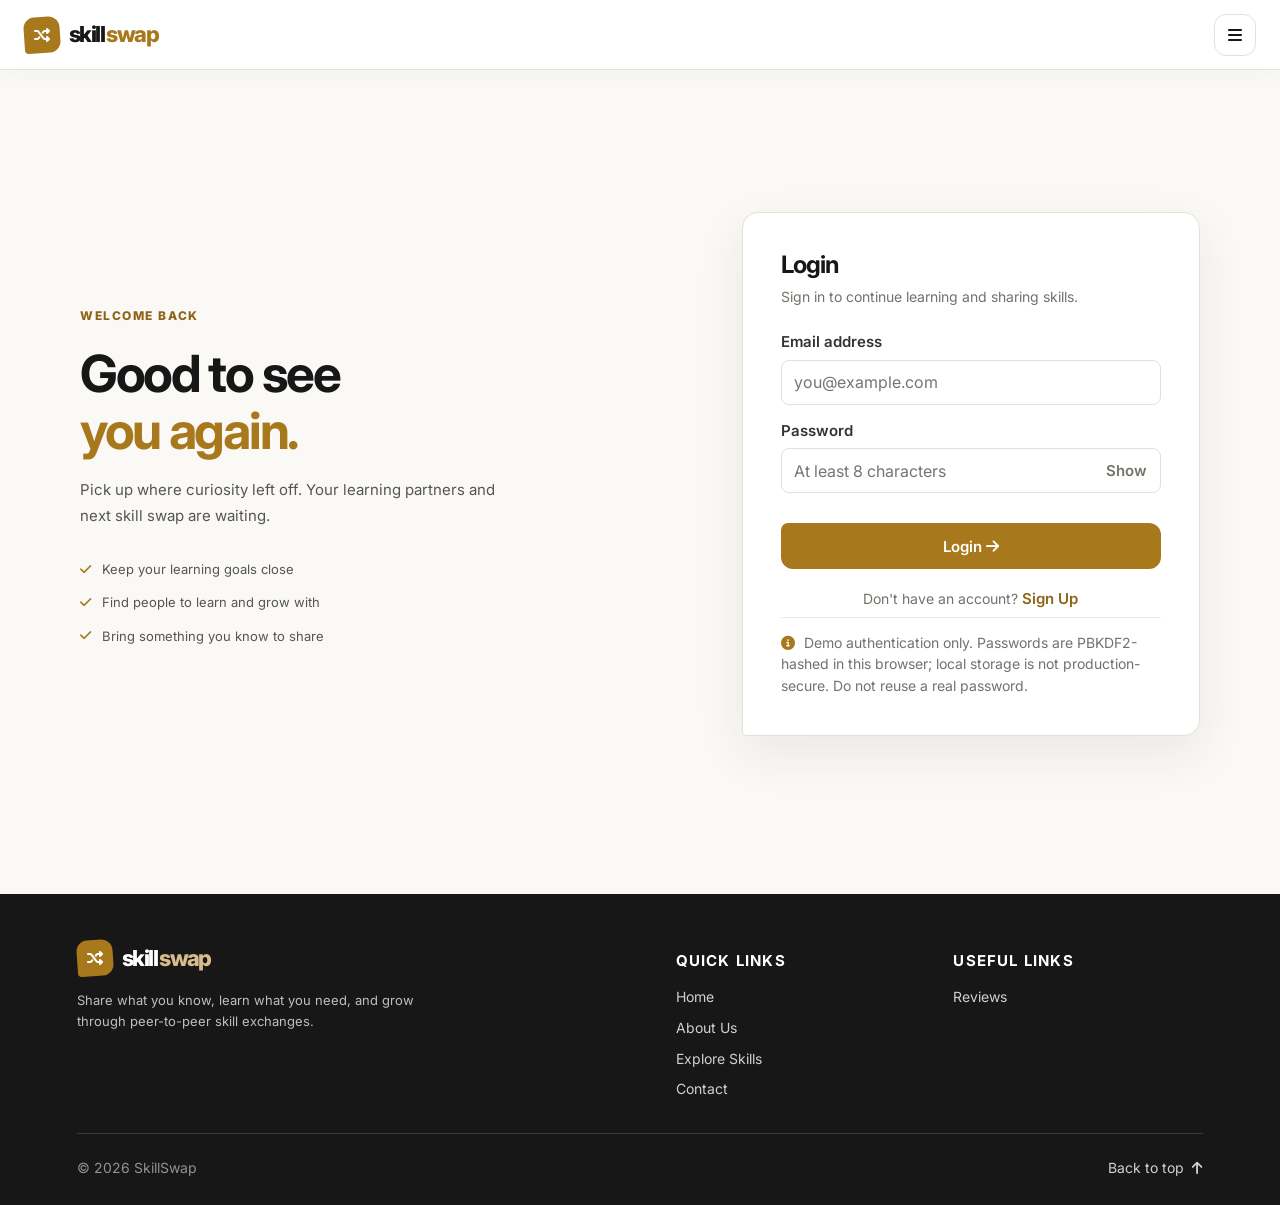
<file: settings.html>
<!DOCTYPE html>
<html lang="en">
<head>
    <meta charset="UTF-8">
    <meta name="viewport" content="width=device-width, initial-scale=1.0">
    <meta name="description" content="Manage your SkillSwap appearance and preferences.">
    <title>Settings - SkillSwap</title>
    <link rel="stylesheet" href="https://cdnjs.cloudflare.com/ajax/libs/font-awesome/6.4.0/css/all.min.css">
    <link href="https://fonts.googleapis.com/css2?family=Inter:wght@400;500;600;700&family=Poppins:wght@400;500;600;700&display=swap" rel="stylesheet">
    <link rel="stylesheet" href="style.css">
</head>
<body class="app-page-body settings-page-body">
    <header class="site-navbar app-page-navbar">
        <div class="nav-left-group">
            <a class="brand-logo app-brand-link" href="index.html">
                <span class="brand-mark"><i class="fa-solid fa-shuffle" aria-hidden="true"></i></span>
                <span class="brand-wordmark"><span class="wordmark-skill">skill</span><span class="wordmark-swap">swap</span></span>
            </a>
            <button class="mobile-menu-toggle" type="button" aria-expanded="false" aria-controls="primaryNavigation" aria-label="Open navigation"><i class="fa-solid fa-bars" aria-hidden="true"></i></button>
            <nav class="primary-navigation" id="primaryNavigation" aria-label="Main navigation">
                <ul class="nav-menu-links">
                </ul>
            </nav>
        </div>
    </header>
    <script src="script.js"></script>

    <main class="settings-page-container">
        <header class="app-page-heading settings-page-heading">
            <div>
                <p class="app-page-eyebrow">MAKE IT YOURS</p>
                <h1>Settings</h1>
                <p>Choose how SkillSwap looks and how you prefer to use it.</p>
            </div>
        </header>

        <p class="settings-save-status" id="settingsSaveStatus" role="status" aria-live="polite"></p>

        <section class="app-surface settings-section" aria-labelledby="appearanceTitle">
            <div class="app-section-heading">
                <span class="app-section-icon" aria-hidden="true"><i class="fa-solid fa-sliders"></i></span>
                <div>
                    <h2 id="appearanceTitle">Appearance &amp; accessibility</h2>
                    <p>Personalize your experience on this device.</p>
                </div>
            </div>

            <label class="setting-preference-row" for="darkModeToggle">
                <span class="setting-preference-icon" aria-hidden="true"><i class="fa-solid fa-moon"></i></span>
                <span class="setting-preference-copy">
                    <strong>Dark theme</strong>
                    <span>Use a darker color scheme across SkillSwap pages.</span>
                </span>
                <input class="setting-toggle" id="darkModeToggle" type="checkbox">
            </label>

            <label class="setting-preference-row" for="reduceMotionToggle">
                <span class="setting-preference-icon" aria-hidden="true"><i class="fa-solid fa-universal-access"></i></span>
                <span class="setting-preference-copy">
                    <strong>Reduce motion</strong>
                    <span>Limit animations and transitions.</span>
                </span>
                <input class="setting-toggle" id="reduceMotionToggle" type="checkbox">
            </label>
        </section>

        <section class="app-surface settings-section" aria-labelledby="notificationsTitle">
            <div class="app-section-heading">
                <span class="app-section-icon" aria-hidden="true"><i class="fa-regular fa-bell"></i></span>
                <div>
                    <h2 id="notificationsTitle">Notification preferences</h2>
                    <p>Save your preference for future notification support.</p>
                </div>
            </div>
            <label class="setting-preference-row" for="emailNotificationsToggle">
                <span class="setting-preference-icon" aria-hidden="true"><i class="fa-regular fa-envelope"></i></span>
                <span class="setting-preference-copy">
                    <strong>Email updates</strong>
                    <span>This preference is stored locally; email delivery is not connected in this demo.</span>
                </span>
                <input class="setting-toggle" id="emailNotificationsToggle" type="checkbox">
            </label>
        </section>

        <section class="app-surface settings-section settings-account-section" aria-labelledby="accountTitle">
            <div class="app-section-heading">
                <span class="app-section-icon" aria-hidden="true"><i class="fa-regular fa-user"></i></span>
                <div>
                    <h2 id="accountTitle">Account</h2>
                    <p>Update your public profile details and skill lists.</p>
                </div>
            </div>
            <a href="profile.html" class="settings-profile-link">Manage my profile <i class="fa-solid fa-arrow-right" aria-hidden="true"></i></a>
        </section>

        <footer class="settings-footer">
            <p>Preferences are saved in this browser.</p>
            <button type="button" class="settings-reset-button" id="resetSettingsButton">Reset preferences</button>
        </footer>
    </main>
    <footer class="site-footer">
        <div class="footer-main"><div><a class="brand-logo app-brand-link footer-brand" href="index.html"><span class="brand-mark"><i class="fa-solid fa-shuffle" aria-hidden="true"></i></span><span class="brand-wordmark"><span class="wordmark-skill">skill</span><span class="wordmark-swap">swap</span></span></a><p>Good things grow when we learn from each other.</p></div><nav aria-label="Footer navigation"><a href="explore.html">Explore skills</a><a href="about.html">About us</a><a href="contact.html">Contact</a><a href="reviews.html">Reviews</a></nav></div>
        <div class="footer-bottom"><span>© 2026 SkillSwap. Built for curious minds.</span><a href="dashboard.html">Go to dashboard <i class="fa-solid fa-arrow-right" aria-hidden="true"></i></a></div>
    </footer>
</body>
</html>
</file>
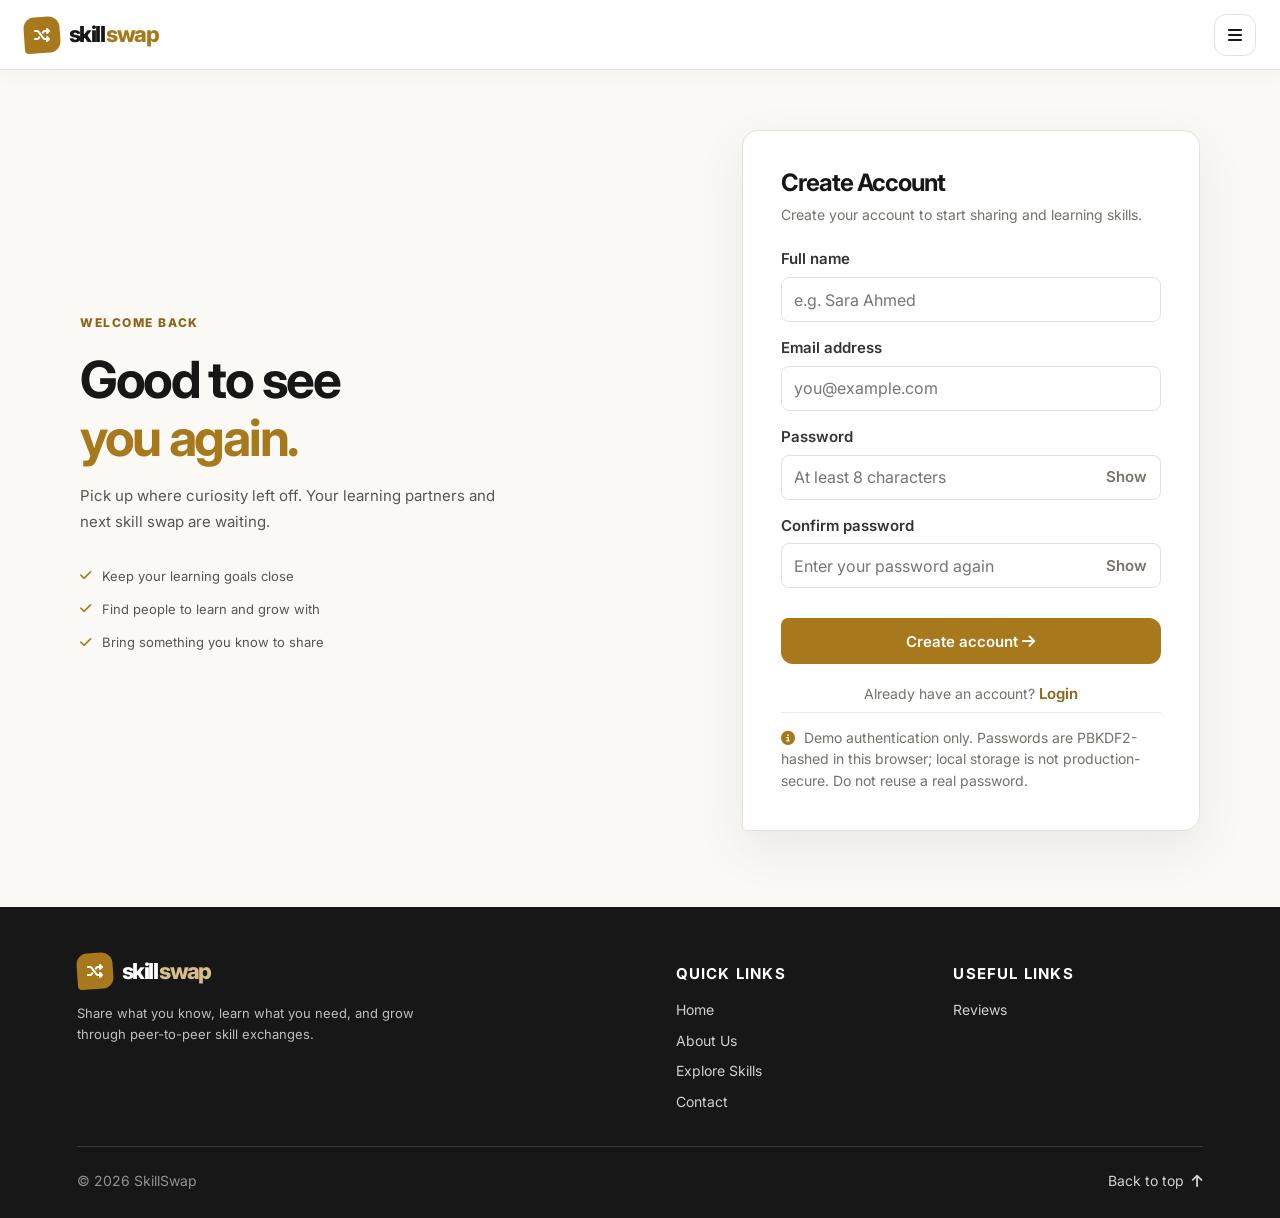
<file: signup.html>
<!DOCTYPE html>
<html lang="en">
<head>
    <meta charset="UTF-8">
    <meta name="viewport" content="width=device-width, initial-scale=1.0">
    <meta http-equiv="refresh" content="0;url=login.html?mode=signup">
    <title>Sign up | SkillSwap</title>
</head>
<body>
    <p>Opening the SkillSwap sign-up form. <a href="login.html?mode=signup">Continue</a></p>
    <script>window.location.replace("login.html?mode=signup");</script>
</body>
</html>
</file>
<file: style.css>
/* ==========================================
   1. GLOBAL VARIABLES & RESET
   ========================================== */
:root {
    --navy: #123B70;
    --blue: #1769AA;
    --accent: #3B82F6;
    --light-bg: #F8FAFC;
    --card-bg: #FFFFFF;
    --text-dark: #1E293B;
    --text-muted: #64748B;
    --border-color: #E2E8F0;
    --success: #10B981;
    --pending: #F59E0B;
}

* {
    margin: 0;
    padding: 0;
    box-sizing: border-box;
}

[hidden] {
    display: none !important;
}

body {
    font-family: 'Inter', sans-serif;
    background-color: var(--light-bg);
    color: var(--text-dark);
    display: flex;
    min-height: 100vh;
}

/* ==========================================
   2. DASHBOARD SIDEBAR STYLING
   ========================================== */
.dashboard-sidebar {
    width: 260px;
    background: #FFFFFF;
    border-right: 1px solid var(--border-color);
    display: flex;
    flex-direction: column;
    justify-content: space-between;
    position: fixed;
    height: 100vh;
    left: 0;
    top: 0;
    z-index: 100;
}

.sidebar-header {
    padding: 24px;
}

.brand-logo {
    font-family: "Playfair Display",'Georgia', 'serif', 'sans-serif';
    font-size: 22px;
    font-weight: 700;
    color: var(--navy);
    display: flex;
    align-items: center;
    gap: 10px;
}

.sidebar-header .brand-logo {
    margin-bottom: 30px;
}

.brand-logo i {
    color: var(--blue);
}

.sidebar-nav-list {
    list-style: none;
    display: flex;
    flex-direction: column;
    gap: 8px;
    padding: 0 16px;
}

.nav-item .nav-link {
    display: flex;
    align-items: center;
    gap: 12px;
    padding: 12px 16px;
    color: var(--text-muted);
    text-decoration: none;
    font-size: 14px;
    font-weight: 500;
    border-radius: 8px;
    transition: all 0.2s ease;
}

.nav-item.active .nav-link,
.nav-item .nav-link:hover {
    background-color: #EAF3FF;
    color: var(--blue);
}

.sidebar-footer {
    padding: 20px 24px;
    border-top: 1px solid var(--border-color);
}

.user-profile-card {
    display: flex;
    align-items: center;
    gap: 12px;
}

.sidebar-profile-link {
    width: 100%;
    padding: 8px;
    border-radius: 10px;
    color: inherit;
    text-decoration: none;
    transition: background-color 0.2s ease;
}

.sidebar-profile-link:hover,
.sidebar-profile-link:focus-visible {
    background: #EAF3FF;
    outline: none;
}

.user-avatar-circle {
    width: 40px;
    height: 40px;
    background: var(--navy);
    color: #FFFFFF;
    border-radius: 50%;
    display: flex;
    align-items: center;
    justify-content: center;
    font-weight: 600;
    font-size: 14px;
}

.user-meta h4 {
    font-size: 14px;
    font-weight: 600;
    color: var(--text-dark);
}

.user-meta span {
    font-size: 12px;
    color: var(--text-muted);
}

/* ==========================================
   3. MAIN DASHBOARD CONTENT AREA
   ========================================== */
.dashboard-main {
    margin-left: 260px;
    flex: 1;
    padding: 30px 40px;
    max-width: calc(100% - 260px);
    background: #F8FAFC;
    min-height: 100vh;
}

.content-header {
    display: flex;
    justify-content: space-between;
    align-items: center;
    margin-bottom: 30px;
}

.greeting-box h1 {
    font-family: 'Poppins', sans-serif;
    font-size: 26px;
    font-weight: 700;
    color: var(--navy);
}

.greeting-box p {
    font-size: 14px;
    color: var(--text-muted);
    margin-top: 4px;
}

.notification-btn {
    background: #FFFFFF;
    border: 1px solid var(--border-color);
    width: 40px;
    height: 40px;
    border-radius: 10px;
    cursor: pointer;
    display: flex;
    align-items: center;
    justify-content: center;
    color: var(--text-muted);
    transition: 0.2s;
}

.notification-btn:hover {
    background: #F1F5F9;
    color: var(--navy);
}

/* ==========================================
   DASHBOARD STATS & CARDS STYLING
   ========================================== */
.stats-overview-grid {
    display: grid;
    grid-template-columns: repeat(3, 1fr);
    gap: 24px;
    margin-bottom: 28px;
}

.metric-card {
    background: #FFFFFF;
    border: 1px solid var(--border-color);
    border-radius: 16px;
    padding: 24px;
    display: flex;
    align-items: center;
    gap: 20px;
    box-shadow: 0 4px 6px -1px rgba(0, 0, 0, 0.02);
    transition: transform 0.3s ease, box-shadow 0.3s ease;
}

.metric-card:hover {
    transform: translateY(-4px);
    box-shadow: 0 10px 20px -5px rgba(18, 59, 112, 0.08);
}

.metric-icon {
    width: 52px;
    height: 52px;
    border-radius: 12px;
    display: flex;
    align-items: center;
    justify-content: center;
    font-size: 20px;
    color: #FFFFFF;
}

.metric-icon.bg-blue { background: #1769AA; }
.metric-icon.bg-accent { background: #3B82F6; }
.metric-icon.bg-navy { background: #123B70; }

.metric-info h3 {
    font-size: 13px;
    color: var(--text-muted);
    font-weight: 500;
}

.metric-number {
    font-size: 24px;
    font-weight: 700;
    color: var(--navy);
    display: block;
    margin-top: 2px;
}

/* Dashboard Panels & Tables */
.content-panel {
    background: #FFFFFF;
    border: 1px solid var(--border-color);
    border-radius: 16px;
    padding: 24px;
    box-shadow: 0 4px 6px -1px rgba(0, 0, 0, 0.02);
    margin-bottom: 24px;
}

.panel-header {
    display: flex;
    justify-content: space-between;
    align-items: center;
    margin-bottom: 20px;
}

.panel-header h2 {
    font-family: 'Poppins', sans-serif;
    font-size: 18px;
    color: var(--navy);
}

.professional-data-table {
    width: 100%;
    border-collapse: separate;
    border-spacing: 0;
}

.professional-data-table th {
    background: #F8FAFC;
    color: var(--text-muted);
    font-weight: 600;
    font-size: 12px;
    text-transform: uppercase;
    letter-spacing: 0.5px;
    padding: 14px 16px;
    border-bottom: 1px solid var(--border-color);
}

.professional-data-table td {
    padding: 16px;
    font-size: 14px;
    color: var(--text-dark);
    border-bottom: 1px solid var(--border-color);
    vertical-align: middle;
}

/* ==========================================
   5. CONTENT PANELS & SECTIONS
   ========================================== */
.content-panel {
    background: var(--card-bg);
    border: 1px solid var(--border-color);
    border-radius: 16px;
    padding: 24px;
    margin-bottom: 25px;
    box-shadow: 0 4px 6px -1px rgba(0, 0, 0, 0.02);
}

.panel-header {
    display: flex;
    justify-content: space-between;
    align-items: center;
    margin-bottom: 20px;
}

.panel-header h2 {
    font-family: 'Poppins', sans-serif;
    font-size: 18px;
    font-weight: 600;
    color: var(--navy);
}

.status-pill {
    background: #EAF3FF;
    color: var(--blue);
    padding: 4px 12px;
    border-radius: 20px;
    font-size: 12px;
    font-weight: 600;
}

/* Buttons */
.btn-primary {
    background: var(--blue);
    color: #FFFFFF;
    border: none;
    padding: 10px 18px;
    border-radius: 8px;
    font-size: 13px;
    font-weight: 600;
    cursor: pointer;
    display: inline-flex;
    align-items: center;
    gap: 8px;
    transition: background 0.2s;
}

.btn-primary:hover {
    background: var(--navy);
}

.btn-secondary {
    background: #F1F5F9;
    color: var(--text-muted);
    border: 1px solid var(--border-color);
    padding: 10px 18px;
    border-radius: 8px;
    font-size: 13px;
    font-weight: 600;
    cursor: pointer;
}

.btn-secondary:hover {
    background: #E2E8F0;
    color: var(--text-dark);
}

/* ==========================================
   6. SKILL FORM & TAG LISTS
   ========================================== */
.skill-input-form {
    background: #F8FAFC;
    border: 1px solid var(--border-color);
    padding: 20px;
    border-radius: 12px;
    margin-bottom: 20px;
    display: grid;
    grid-template-columns: 1fr 1fr auto;
    gap: 15px;
    align-items: flex-end;
}

.hidden {
    display: none !important;
}

.form-control-group {
    display: flex;
    flex-direction: column;
    gap: 6px;
}

.form-control-group label {
    font-size: 12px;
    font-weight: 600;
    color: var(--text-muted);
}

.form-control-group select,
.form-control-group input {
    padding: 10px 14px;
    border: 1px solid var(--border-color);
    border-radius: 8px;
    font-size: 14px;
    outline: none;
    background: #FFFFFF;
}

.form-action-buttons {
    display: flex;
    gap: 10px;
}

.skills-columns-wrapper {
    display: grid;
    grid-template-columns: 1fr 1fr;
    gap: 20px;
}

.skill-category-box {
    background: #FAFCFF;
    border: 1px solid var(--border-color);
    padding: 16px;
    border-radius: 12px;
}

.skill-category-box h3 {
    font-size: 14px;
    font-weight: 600;
    color: var(--navy);
    margin-bottom: 12px;
    display: flex;
    align-items: center;
    gap: 8px;
}

.skill-tags-list {
    list-style: none;
    display: flex;
    flex-wrap: wrap;
    gap: 8px;
}

.tag-item {
    background: #FFFFFF;
    border: 1px solid var(--border-color);
    padding: 6px 14px;
    border-radius: 20px;
    font-size: 13px;
    font-weight: 500;
    color: var(--text-dark);
    display: flex;
    align-items: center;
    gap: 8px;
}

.tag-item .remove-skill-button {
    display: inline-flex;
    align-items: center;
    padding: 0;
    border: 0;
    background: transparent;
    color: #EF4444;
    cursor: pointer;
    font: inherit;
}

/* ==========================================
   7. RECOMMENDATIONS & MATCH CARDS
   ========================================== */
.recommendations-grid {
    display: grid;
    grid-template-columns: repeat(2, 1fr);
    gap: 20px;
}

.match-card {
    background: #FAFCFF;
    border: 1px solid var(--border-color);
    border-radius: 12px;
    padding: 18px;
    display: flex;
    flex-direction: column;
    gap: 12px;
}

.match-card-head {
    display: flex;
    justify-content: space-between;
    align-items: center;
}

.match-card-head h4 {
    font-size: 15px;
    font-weight: 600;
    color: var(--navy);
}

.score-badge {
    background: #D1FAE5;
    color: #065F46;
    font-size: 12px;
    font-weight: 700;
    padding: 3px 10px;
    border-radius: 12px;
}

.match-details p {
    font-size: 13px;
    color: var(--text-muted);
    margin-bottom: 4px;
}

.match-details strong {
    color: var(--text-dark);
}

/* ==========================================
   8. PROFESSIONAL DATA TABLE
   ========================================== */
.table-container-wrapper {
    overflow-x: auto;
}

.professional-data-table {
    width: 100%;
    border-collapse: collapse;
    text-align: left;
}

.professional-data-table th {
    background: #F8FAFC;
    color: var(--text-muted);
    font-size: 12px;
    font-weight: 600;
    padding: 12px 16px;
    border-bottom: 1px solid var(--border-color);
    text-transform: uppercase;
}

.professional-data-table td {
    padding: 14px 16px;
    font-size: 14px;
    color: var(--text-dark);
    border-bottom: 1px solid var(--border-color);
}

.status-badge {
    padding: 4px 10px;
    border-radius: 20px;
    font-size: 12px;
    font-weight: 600;
}

.status-accepted {
    background: #D1FAE5;
    color: #065F46;
}

.status-pending {
    background: #FEF3C7;
    color: #B45309;
}

/* ==========================================
   9. AI CHATBOT SECTION STYLING (Professional Fix)
   ========================================== */
.ai-chat-box-container {
    display: flex;
    flex-direction: column;
    height: 380px;
    border: 1px solid var(--border-color);
    border-radius: 12px;
    background: #FAFCFF;
    overflow: hidden;
}

.ai-chat-messages-area {
    flex: 1;
    padding: 16px;
    overflow-y: auto;
    display: flex;
    flex-direction: column;
    gap: 12px;
    background: #F8FAFC;
    border: 1px solid var(--border-color);
    border-radius: 12px;
    margin-bottom: 12px;
}

/* Chat Message Bubbles (Supports both chat-msg and chat-bubble) */
.chat-msg, .chat-bubble {
    max-width: 75%;
    padding: 10px 14px;
    border-radius: 12px;
    font-size: 13px;
    line-height: 1.4;
    word-break: break-word;
}

/* Received (Bot messages on Left) */
.chat-msg.received, .chat-bubble.received {
    background: #FFFFFF;
    color: var(--text-dark);
    align-self: flex-start;
    border: 1px solid var(--border-color);
    border-bottom-left-radius: 2px;
    box-shadow: 0 1px 2px rgba(0, 0, 0, 0.03);
}

/* Sent (Your messages on Right) */
.chat-msg.sent, .chat-bubble.sent {
    background: var(--blue);
    color: #FFFFFF;
    align-self: flex-end;
    border-bottom-right-radius: 2px;
    box-shadow: 0 1px 2px rgba(0, 0, 0, 0.05);
}

.msg-time, .bubble-time {
    display: block;
    font-size: 10px;
    margin-top: 4px;
    opacity: 0.7;
    text-align: right;
}

.ai-chat-input-row {
    display: flex;
    padding: 12px 16px;
    background: #FFFFFF;
    border-top: 1px solid var(--border-color);
    gap: 10px;
}

.ai-chat-input-row input {
    flex: 1;
    padding: 10px 14px;
    border: 1px solid var(--border-color);
    border-radius: 8px;
    outline: none;
    font-size: 14px;
}

/* ==========================================
   10. EXPLORE PAGE STYLING & NAVBAR FIX
   ========================================== */
.explore-page-body {
    display: block;
}

/* ==========================================
   PERFECTLY ALIGNED SAAS NAVBAR
   ========================================== */
.explore-page-body {
    display: block;
}

.site-navbar {
    background: #FFFFFF;
    border-bottom: 1px solid var(--border-color);
    padding: 16px 40px;
    display: flex;
    justify-content: space-between;
    align-items: center;
    width: 100%;
}

.nav-left-group {
    display: flex;
    align-items: center;
    gap: 40px;
}

.nav-menu-links {
    list-style: none;
    display: flex;
    align-items: center;
    gap: 24px;
}

.nav-menu-links .nav-link {
    text-decoration: none;
    color: var(--text-muted);
    font-weight: 500;
    font-size: 14px;
    transition: color 0.2s;
}

.nav-menu-links .nav-link.active,
.nav-menu-links .nav-link:hover {
    color: var(--blue);
}

.btn-dashboard-nav {
    background: var(--blue);
    color: #FFFFFF;
    text-decoration: none;
    padding: 8px 18px;
    border-radius: 8px;
    font-size: 13px;
    font-weight: 600;
    transition: background 0.2s;
}

.btn-dashboard-nav:hover {
    background: var(--navy);
}

.explore-page-container {
    max-width: 1200px;
    margin: 40px auto;
    padding: 0 20px;
}

.explore-header-section {
    text-align: center;
    margin-bottom: 30px;
}

.explore-header-section h1 {
    font-family: 'Poppins', sans-serif;
    font-size: 28px;
    color: var(--navy);
    font-weight: 700;
}

.explore-header-section p {
    color: var(--text-muted);
    font-size: 15px;
    margin-top: 6px;
}

.search-filter-panel {
    display: flex;
    gap: 15px;
    margin-bottom: 30px;
    flex-wrap: wrap;
}

.search-input-wrapper {
    flex: 2;
    position: relative;
    display: flex;
    align-items: center;
    min-width: 250px;
}

.search-input-wrapper i {
    position: absolute;
    left: 15px;
    color: var(--text-muted);
}

.search-input-wrapper input {
    width: 100%;
    padding: 12px 15px 12px 45px;
    border: 1px solid var(--border-color);
    border-radius: 10px;
    font-size: 14px;
    background: #FFFFFF;
    outline: none;
}

.filter-select-wrapper select {
    padding: 12px 16px;
    border: 1px solid var(--border-color);
    border-radius: 10px;
    font-size: 14px;
    background: #FFFFFF;
    color: var(--text-dark);
    outline: none;
    cursor: pointer;
}

.explore-cards-grid {
    display: grid;
    grid-template-columns: repeat(3, 1fr);
    gap: 20px;
}

/* 1. Explore Cards Container par Page Load Fade-In Animation */
.explore-cards-grid {
    display: grid;
    grid-template-columns: repeat(3, 1fr);
    gap: 20px;
    animation: fadeInUp 0.6s ease-out forwards;
}

@keyframes fadeInUp {
    from {
        opacity: 0;
        transform: translateY(20px);
    }
    to {
        opacity: 1;
        transform: translateY(0);
    }
}

/* 2. Cards par sirf aur sirf smooth Hover Effect */
.skill-card-explore {
    background: #FFFFFF;
    border: 1px solid var(--border-color);
    border-radius: 16px;
    padding: 28px 24px;
    min-height: 380px;
    display: flex;
    flex-direction: column;
    justify-content: space-between;
    gap: 16px;
    cursor: pointer;
    box-shadow: 0 4px 6px -1px rgba(0, 0, 0, 0.02);
    transition: transform 0.3s ease, box-shadow 0.3s ease, border-color 0.3s ease;
}

.skill-card-explore:hover {
    transform: translateY(-8px);
    box-shadow: 0 16px 30px -10px rgba(18, 59, 112, 0.12);
    border-color: var(--blue);
}

.user-info-explore {
    display: flex;
    align-items: center;
    gap: 12px;
}

.user-avatar-explore {
    width: 45px;
    height: 45px;
    background: var(--navy);
    color: #FFFFFF;
    border-radius: 50%;
    display: flex;
    align-items: center;
    justify-content: center;
    font-weight: 600;
}

.badge-group {
    font-size: 13px;
    color: var(--text-muted);
}

.badge-group strong {
    display: block;
    margin-bottom: 5px;
    color: var(--text-dark);
}

.badge {
    display: inline-block;
    padding: 4px 10px;
    border-radius: 6px;
    font-size: 12px;
    font-weight: 500;
    margin-right: 5px;
    margin-bottom: 4px;
}

.badge-teach {
    background: #EAF3FF;
    color: var(--blue);
}

.badge-learn {
    background: #F1F5F9;
    color: var(--text-dark);
}

.card-footer-explore {
    display: flex;
    justify-content: space-between;
    align-items: center;
    border-top: 1px solid var(--border-color);
    padding-top: 12px;
    margin-top: auto;
}

.rating {
    font-size: 13px;
    color: #F59E0B;
    font-weight: 600;
}

.btn-swap {
    background: var(--navy);
    color: #FFFFFF;
    border: none;
    padding: 9px 16px;
    border-radius: 8px;
    font-size: 13px;
    font-weight: 600;
    cursor: pointer;
    transition: all 0.2s ease-in-out;
}

.btn-swap:hover {
    background: var(--blue);
    transform: scale(1.02);
}

/* Modal Overlay */
.modal-overlay {
    position: fixed;
    top: 0;
    left: 0;
    width: 100vw;
    height: 100vh;
    background: rgba(18, 59, 112, 0.5);
    backdrop-filter: blur(4px);
    display: flex;
    align-items: center;
    justify-content: center;
    z-index: 1000;
}

.modal-overlay.hidden {
    display: none !important;
}

.modal-content-box {
    background: #FFFFFF;
    width: 100%;
    max-width: 550px;
    border-radius: 16px;
    padding: 30px;
    position: relative;
    box-shadow: 0 20px 25px -5px rgba(0, 0, 0, 0.1);
    animation: fadeInUp 0.3s ease-out forwards;
}

.modal-close-btn {
    position: absolute;
    top: 20px;
    right: 20px;
    background: #F1F5F9;
    border: none;
    width: 35px;
    height: 35px;
    border-radius: 50%;
    cursor: pointer;
    display: flex;
    align-items: center;
    justify-content: center;
    color: var(--text-dark);
    transition: 0.2s;
}

.modal-close-btn:hover {
    background: #E2E8F0;
}

.card-top-action {
    display: flex;
    gap: 8px;
    align-items: center;
}

/* Custom Inquiry Modal Styling */
#inquiryMessageText:focus {
    border-color: var(--blue);
    box-shadow: 0 0 0 3px rgba(23, 105, 170, 0.1);
}

/* Pagination Styling */
.page-btn {
    background: #FFFFFF;
    border: 1px solid var(--border-color);
    color: var(--text-dark);
    padding: 8px 14px;
    border-radius: 8px;
    font-size: 14px;
    font-weight: 600;
    cursor: pointer;
    transition: 0.2s;
}

.page-btn:hover {
    background: #F1F5F9;
    border-color: var(--blue);
}

.page-btn.active {
    background: var(--blue);
    color: #FFFFFF;
    border-color: var(--blue);
}

/* ==========================================
   CLEAN & PROFESSIONAL DASHBOARD CSS
   ========================================== */
.dashboard-main {
    margin-left: 260px;
    flex: 1;
    padding: 32px 40px;
    background: #F8FAFC;
    min-height: 100vh;
}

.stats-overview-grid {
    display: grid;
    grid-template-columns: repeat(3, 1fr);
    gap: 24px;
    margin-bottom: 28px;
}

.metric-card {
    background: #FFFFFF;
    border: 1px solid var(--border-color);
    border-radius: 16px;
    padding: 24px;
    display: flex;
    align-items: center;
    gap: 20px;
    box-shadow: 0 2px 4px rgba(0, 0, 0, 0.01);
    transition: 0.2s ease;
}

.metric-card:hover {
    border-color: var(--blue);
    transform: translateY(-3px);
}

.metric-icon {
    width: 48px;
    height: 48px;
    border-radius: 12px;
    display: flex;
    align-items: center;
    justify-content: center;
    font-size: 18px;
    color: #FFFFFF;
}

.metric-icon.bg-blue { background: var(--blue); }
.metric-icon.bg-accent { background: #3B82F6; }
.metric-icon.bg-navy { background: var(--navy); }

.content-panel {
    background: #FFFFFF;
    border: 1px solid var(--border-color);
    border-radius: 16px;
    padding: 24px;
    margin-bottom: 24px;
    box-shadow: 0 2px 4px rgba(0, 0, 0, 0.01);
}

.panel-header {
    display: flex;
    justify-content: space-between;
    align-items: center;
    margin-bottom: 20px;
}

.panel-header h2 {
    font-family: 'Poppins', sans-serif;
    font-size: 18px;
    color: var(--navy);
}

.professional-data-table {
    width: 100%;
    border-collapse: collapse;
}

.professional-data-table th {
    background: #F8FAFC;
    color: var(--text-muted);
    font-weight: 600;
    font-size: 12px;
    text-transform: uppercase;
    padding: 12px 16px;
    border-bottom: 1px solid var(--border-color);
    text-align: left;
}

.professional-data-table td {
    padding: 14px 16px;
    font-size: 14px;
    color: var(--text-dark);
    border-bottom: 1px solid var(--border-color);
}

/* Notification Dropdown Styling */
.notification-container {
    position: relative;
    display: inline-block;
}

.notification-dropdown {
    position: absolute;
    right: 0;
    top: 45px;
    width: 300px;
    background: #FFFFFF;
    border: 1px solid var(--border-color);
    border-radius: 12px;
    box-shadow: 0 10px 25px rgba(0, 0, 0, 0.1);
    display: none;
    z-index: 1000;
    overflow: hidden;
}

.notification-dropdown.active {
    display: block;
}

.notification-header {
    padding: 12px 16px;
    background: #F8FAFC;
    border-bottom: 1px solid var(--border-color);
    font-weight: 600;
    font-size: 14px;
    color: var(--navy);
    display: flex;
    justify-content: space-between;
    align-items: center;
}

.notification-list {
    max-height: 250px;
    overflow-y: auto;
    list-style: none;
    padding: 0;
    margin: 0;
}

.notification-item {
    padding: 12px 16px;
    border-bottom: 1px solid var(--border-color);
    font-size: 12px;
    color: var(--text-dark);
    display: flex;
    gap: 10px;
    align-items: flex-start;
}

.notification-item:hover {
    background: #F8FAFC;
}

.notification-item i {
    color: var(--blue);
    margin-top: 2px;
}
/* Ringing Animation Keyframes */
@keyframes ringBell {
    0% { transform: rotate(0deg); }
    15% { transform: rotate(14deg); }
    30% { transform: rotate(-14deg); }
    45% { transform: rotate(10deg); }
    60% { transform: rotate(-10deg); }
    75% { transform: rotate(5deg); }
    90% { transform: rotate(-5deg); }
    100% { transform: rotate(0deg); }
}

/* Class to trigger the animation */
.ring-animation {
    display: inline-block;
    animation: ringBell 0.9s ease infinite;
    transform-origin: top center;
}

/* ==========================================
   PROFILE PAGE
   ========================================== */
.profile-page-body {
    display: block;
    min-height: 100vh;
    background: var(--light-bg);
}

.profile-page-body .profile-navbar {
    gap: 20px;
}

.profile-page-body .profile-brand {
    color: var(--navy);
    font-family: 'Poppins', sans-serif;
    text-decoration: none;
    white-space: nowrap;
}

.profile-page-body .nav-menu-links {
    padding: 0;
}

.profile-page-container {
    width: min(1120px, calc(100% - 40px));
    margin: 38px auto 56px;
}

.profile-page-heading,
.profile-section-heading {
    display: flex;
    justify-content: space-between;
    align-items: center;
    gap: 20px;
}

.profile-page-heading {
    margin-bottom: 24px;
}

.profile-page-heading h1,
.profile-card h2,
.profile-connection-note h2 {
    color: var(--navy);
    font-family: 'Poppins', sans-serif;
}

.profile-page-heading h1 {
    font-size: 28px;
    line-height: 1.3;
}

.profile-page-heading > div > p:last-child,
.profile-section-description {
    margin-top: 5px;
    color: var(--text-muted);
    font-size: 14px;
}

.profile-eyebrow {
    margin-bottom: 5px;
    color: var(--blue);
    font-size: 11px;
    font-weight: 700;
    letter-spacing: 0.09em;
}

.profile-action-link,
.profile-primary-link,
.profile-explore-link {
    display: inline-flex;
    align-items: center;
    justify-content: center;
    gap: 9px;
    text-decoration: none;
    font-size: 13px;
    font-weight: 600;
    transition: background-color 0.2s ease, color 0.2s ease, border-color 0.2s ease;
}

.profile-action-link {
    flex-shrink: 0;
    padding: 10px 14px;
    border: 1px solid var(--border-color);
    border-radius: 9px;
    background: #FFFFFF;
    color: var(--navy);
}

.profile-action-link:hover {
    border-color: var(--blue);
    color: var(--blue);
}

.profile-overview-grid {
    display: grid;
    grid-template-columns: minmax(0, 0.9fr) minmax(0, 1.1fr);
    gap: 20px;
    margin-bottom: 20px;
}

.profile-card {
    min-width: 0;
    padding: 24px;
    border: 1px solid var(--border-color);
    border-radius: 16px;
    background: var(--card-bg);
    box-shadow: 0 2px 6px rgba(18, 59, 112, 0.035);
}

.profile-identity-card {
    display: flex;
    flex-direction: column;
    justify-content: space-between;
}

.profile-identity {
    display: flex;
    align-items: center;
    gap: 18px;
}

.profile-avatar {
    display: flex;
    width: 82px;
    height: 82px;
    flex: 0 0 82px;
    align-items: center;
    justify-content: center;
    border: 4px solid #EAF3FF;
    border-radius: 50%;
    background: var(--navy);
    color: #FFFFFF;
    font-family: 'Poppins', sans-serif;
    font-size: 24px;
    font-weight: 600;
}

.profile-avatar img {
    width: 100%;
    height: 100%;
    border-radius: inherit;
    object-fit: cover;
}

.profile-status {
    display: inline-flex;
    align-items: center;
    gap: 6px;
    margin-bottom: 7px;
    color: #15803D;
    font-size: 11px;
    font-weight: 600;
}

.profile-status span {
    width: 7px;
    height: 7px;
    border-radius: 50%;
    background: #22C55E;
}

.profile-identity-copy h2 {
    font-size: 20px;
    line-height: 1.4;
}

.profile-identity-copy p {
    margin-top: 3px;
    color: var(--text-muted);
    font-size: 13px;
}

.profile-facts {
    display: flex;
    flex-wrap: wrap;
    gap: 12px 20px;
    margin: 22px 0 20px;
    padding-top: 16px;
    border-top: 1px solid var(--border-color);
    color: var(--text-muted);
    font-size: 12px;
}

.profile-facts span {
    display: inline-flex;
    align-items: center;
    gap: 7px;
}

.profile-facts i {
    color: var(--blue);
}

.profile-primary-link {
    justify-content: space-between;
    padding: 12px 14px;
    border-radius: 9px;
    background: #EAF3FF;
    color: var(--navy);
}

.profile-primary-link:hover {
    background: var(--navy);
    color: #FFFFFF;
}

.profile-heading-icon {
    display: grid;
    width: 40px;
    height: 40px;
    flex: 0 0 40px;
    place-items: center;
    border-radius: 12px;
    background: #EAF3FF;
    color: var(--blue);
}

.profile-bio-card h2,
.profile-skills-card h2 {
    font-size: 18px;
}

.profile-bio-copy {
    margin: 20px 0;
    color: var(--text-muted);
    font-size: 14px;
    line-height: 1.8;
}

.profile-interest-list,
.profile-skill-list {
    display: flex;
    flex-wrap: wrap;
    gap: 8px;
    list-style: none;
}

.profile-interest-list span,
.profile-skill-list li {
    padding: 7px 11px;
    border: 1px solid #D9E8FC;
    border-radius: 7px;
    background: #F3F8FF;
    color: var(--navy);
    font-size: 12px;
    font-weight: 500;
}

.profile-skills-heading {
    margin-bottom: 20px;
}

.profile-skill-groups {
    display: grid;
    grid-template-columns: repeat(2, minmax(0, 1fr));
    gap: 16px;
}

.profile-skill-group {
    min-width: 0;
    padding: 18px;
    border: 1px solid var(--border-color);
    border-radius: 12px;
    background: #FBFDFF;
}

.profile-skill-group-heading {
    display: flex;
    align-items: center;
    gap: 12px;
    margin-bottom: 18px;
}

.profile-skill-icon {
    display: grid;
    width: 42px;
    height: 42px;
    flex: 0 0 42px;
    place-items: center;
    border-radius: 11px;
}

.profile-teach-icon {
    background: #EAF3FF;
    color: var(--blue);
}

.profile-learn-icon {
    background: #EFF6FF;
    color: #2563EB;
}

.profile-skill-group h3 {
    color: var(--text-dark);
    font-size: 14px;
    font-weight: 600;
}

.profile-skill-group-heading p {
    margin-top: 3px;
    color: var(--text-muted);
    font-size: 11px;
}

.profile-learning-list li {
    border-color: var(--border-color);
    background: #F1F5F9;
    color: var(--text-dark);
}

.profile-skill-list .profile-empty-skill {
    border-color: var(--border-color);
    background: #F8FAFC;
    color: var(--text-muted);
    font-style: italic;
}

.profile-connection-note {
    display: flex;
    justify-content: space-between;
    align-items: center;
    gap: 20px;
    margin-top: 20px;
    padding: 22px 24px;
    border: 1px solid #D9E8FC;
    border-radius: 14px;
    background: linear-gradient(110deg, #F0F7FF, #FFFFFF);
}

.profile-connection-note h2 {
    font-size: 16px;
}

.profile-connection-note p {
    margin-top: 4px;
    color: var(--text-muted);
    font-size: 13px;
}

.profile-explore-link {
    flex-shrink: 0;
    padding: 10px 15px;
    border-radius: 8px;
    background: var(--blue);
    color: #FFFFFF;
}

.profile-explore-link:hover {
    background: var(--navy);
}

@media (max-width: 760px) {
    .profile-page-body .profile-navbar {
        flex-wrap: wrap;
        padding: 14px 20px;
    }

    .profile-page-body .nav-left-group {
        width: 100%;
        justify-content: space-between;
        gap: 16px;
    }

    .profile-page-body .nav-menu-links {
        gap: 14px;
    }

    .profile-page-container {
        margin-top: 28px;
    }

    .profile-overview-grid {
        grid-template-columns: 1fr;
    }
}

@media (max-width: 540px) {
    .profile-page-container {
        width: min(100% - 28px, 1120px);
    }

    .profile-page-body .profile-navbar {
        padding: 14px;
    }

    .profile-page-body .nav-left-group {
        align-items: flex-start;
        flex-direction: column;
    }

    .profile-page-body .nav-menu-links {
        flex-wrap: wrap;
        gap: 10px 16px;
    }

    .profile-page-body .nav-menu-links .nav-link {
        font-size: 13px;
    }

    .profile-page-heading,
    .profile-section-heading,
    .profile-connection-note {
        align-items: flex-start;
        flex-direction: column;
    }

    .profile-page-heading {
        gap: 14px;
    }

    .profile-page-heading h1 {
        font-size: 25px;
    }

    .profile-skill-groups {
        grid-template-columns: 1fr;
    }

    .profile-card {
        padding: 19px;
    }

    .profile-identity {
        align-items: flex-start;
        gap: 13px;
    }

    .profile-avatar {
        width: 68px;
        height: 68px;
        flex-basis: 68px;
        font-size: 20px;
    }

    .profile-identity-copy h2 {
        font-size: 18px;
    }
}

.profile-page-body button.profile-action-link,
.profile-page-body button.profile-primary-link {
    font-family: inherit;
    cursor: pointer;
}

.profile-modal-open {
    overflow: hidden;
}

.profile-save-status {
    min-height: 0;
    margin-bottom: 0;
    color: var(--text-muted);
    font-size: 13px;
}

.profile-save-status:not(:empty) {
    margin-bottom: 16px;
}

.profile-save-status.is-success {
    color: #15803D;
}

.profile-save-status.is-error,
.profile-form-error {
    color: #B91C1C;
}

.profile-edit-overlay {
    position: fixed;
    inset: 0;
    z-index: 1100;
    display: flex;
    align-items: center;
    justify-content: center;
    padding: 20px;
    background: rgba(15, 23, 42, 0.55);
}

.profile-edit-overlay[hidden] {
    display: none;
}

.profile-edit-dialog {
    width: min(600px, 100%);
    max-height: min(90vh, 760px);
    overflow-y: auto;
    padding: 26px;
    border: 1px solid var(--border-color);
    border-radius: 16px;
    background: #FFFFFF;
    box-shadow: 0 24px 60px rgba(15, 23, 42, 0.2);
}

.profile-edit-dialog-heading {
    display: flex;
    justify-content: space-between;
    align-items: flex-start;
    gap: 16px;
    margin-bottom: 22px;
}

.profile-edit-dialog-heading h2 {
    color: var(--navy);
    font-family: 'Poppins', sans-serif;
    font-size: 20px;
}

.profile-dialog-close {
    display: grid;
    width: 36px;
    height: 36px;
    flex: 0 0 36px;
    place-items: center;
    border: 1px solid var(--border-color);
    border-radius: 9px;
    background: #FFFFFF;
    color: var(--text-muted);
    cursor: pointer;
}

.profile-edit-fields {
    display: grid;
    grid-template-columns: repeat(2, minmax(0, 1fr));
    gap: 15px;
}

.profile-form-field {
    display: flex;
    min-width: 0;
    flex-direction: column;
    gap: 7px;
    color: var(--text-dark);
    font-size: 13px;
    font-weight: 600;
}

.profile-form-field-wide,
.profile-form-help {
    grid-column: 1 / -1;
}

.profile-form-field input,
.profile-form-field select,
.profile-form-field textarea {
    width: 100%;
    padding: 10px 12px;
    border: 1px solid var(--border-color);
    border-radius: 8px;
    background: #FFFFFF;
    color: var(--text-dark);
    font: 400 14px 'Inter', sans-serif;
}

.profile-form-field textarea {
    resize: vertical;
}

.profile-form-field input:focus,
.profile-form-field select:focus,
.profile-form-field textarea:focus {
    border-color: var(--blue);
    outline: 3px solid rgba(37, 99, 235, 0.12);
}

.profile-form-help {
    margin-top: -7px;
    color: var(--text-muted);
    font-size: 12px;
}

.profile-form-error {
    min-height: 0;
    margin-top: 12px;
    font-size: 13px;
}

.profile-form-error:not(:empty) {
    min-height: 18px;
}

.profile-edit-actions {
    display: flex;
    justify-content: flex-end;
    gap: 10px;
    margin-top: 22px;
}

.profile-cancel-button,
.profile-save-button {
    padding: 10px 15px;
    border: 1px solid transparent;
    border-radius: 8px;
    font: 600 13px 'Inter', sans-serif;
    cursor: pointer;
}

.profile-cancel-button {
    border-color: var(--border-color);
    background: #FFFFFF;
    color: var(--text-dark);
}

.profile-save-button {
    background: var(--blue);
    color: #FFFFFF;
}

.profile-cancel-button:hover {
    background: #F8FAFC;
}

.profile-save-button:hover {
    background: var(--navy);
}

@media (max-width: 540px) {
    .profile-edit-overlay {
        padding: 12px;
    }

    .profile-edit-dialog {
        padding: 20px;
    }

    .profile-edit-fields {
        grid-template-columns: 1fr;
    }

    .profile-form-field-wide,
    .profile-form-help {
        grid-column: auto;
    }
}

/* ==========================================
   DASHBOARD ASSISTANT CHAT
   ========================================== */
.assistant-panel {
    padding: 0;
    overflow: hidden;
}

.assistant-header {
    display: flex;
    justify-content: space-between;
    align-items: center;
    gap: 20px;
    padding: 22px 24px;
    border-bottom: 1px solid var(--border-color);
    background: #FFFFFF;
}

.assistant-title-group {
    display: flex;
    align-items: center;
    gap: 14px;
}

.assistant-header-icon {
    display: grid;
    width: 46px;
    height: 46px;
    flex: 0 0 46px;
    place-items: center;
    border-radius: 14px;
    background: #EAF3FF;
    color: var(--blue);
    font-size: 19px;
}

.assistant-header h2 {
    color: var(--navy);
    font-family: 'Poppins', sans-serif;
    font-size: 17px;
}

.assistant-header p {
    margin-top: 3px;
    color: var(--text-muted);
    font-size: 12px;
}

.assistant-online-status {
    display: inline-flex;
    align-items: center;
    gap: 7px;
    flex-shrink: 0;
    padding: 7px 10px;
    border: 1px solid #BBF7D0;
    border-radius: 999px;
    background: #F0FDF4;
    color: #15803D;
    font-size: 11px;
    font-weight: 600;
}

.assistant-online-status span {
    width: 7px;
    height: 7px;
    border-radius: 50%;
    background: #22C55E;
    box-shadow: 0 0 0 3px rgba(34, 197, 94, 0.12);
}

.assistant-chat-shell {
    max-width: 920px;
    margin: 0 auto;
    padding: 20px 24px 18px;
}

.assistant-chat-shell .ai-chat-messages-area {
    min-height: 220px;
    max-height: 340px;
    margin: 0;
    padding: 18px;
    border: 1px solid var(--border-color);
    border-radius: 12px;
    background: #F8FAFC;
    gap: 12px;
    scroll-behavior: smooth;
}

.assistant-chat-shell .chat-msg {
    max-width: min(78%, 620px);
    padding: 12px 14px;
    border-radius: 14px;
    line-height: 1.55;
}

.assistant-chat-shell .chat-msg p {
    margin: 0;
}

.assistant-chat-shell .chat-msg.received {
    border-bottom-left-radius: 4px;
    background: #FFFFFF;
    color: var(--text-dark);
}

.assistant-chat-shell .chat-msg.sent {
    border-bottom-right-radius: 4px;
    background: var(--navy);
    color: #FFFFFF;
}

.assistant-chat-shell .msg-time {
    margin-top: 6px;
    font-size: 10px;
}

.assistant-reply-link {
    display: inline-flex;
    align-items: center;
    gap: 6px;
    margin-top: 9px;
    color: var(--blue);
    font-size: 12px;
    font-weight: 600;
    text-decoration: none;
}

.assistant-reply-link:hover {
    color: var(--navy);
    text-decoration: underline;
}

.assistant-chat-shell .chat-msg.sent .assistant-reply-link {
    color: #FFFFFF;
}

.assistant-suggestions {
    display: flex;
    align-items: center;
    flex-wrap: wrap;
    gap: 8px;
    padding: 16px 0 12px;
}

.assistant-suggestions-label {
    margin-right: 2px;
    color: var(--text-muted);
    font-size: 11px;
    font-weight: 600;
}

.assistant-prompt {
    padding: 7px 10px;
    border: 1px solid var(--border-color);
    border-radius: 999px;
    background: #FFFFFF;
    color: var(--text-dark);
    font: 500 11px 'Inter', sans-serif;
    cursor: pointer;
    transition: border-color 0.2s ease, color 0.2s ease, background 0.2s ease;
}

.assistant-prompt:hover,
.assistant-prompt:focus-visible {
    border-color: var(--blue);
    background: #F3F8FF;
    color: var(--navy);
}

.assistant-input-row {
    align-items: center;
    gap: 10px;
    padding: 0;
    border: 0;
    background: transparent;
}

.assistant-input-wrap {
    display: block;
    flex: 1;
    min-width: 0;
}

.assistant-input-row input {
    width: 100%;
    min-height: 46px;
    padding: 11px 14px;
    border: 1px solid var(--border-color);
    border-radius: 10px;
    background: #FFFFFF;
    color: var(--text-dark);
    font: 400 13px 'Inter', sans-serif;
    outline: none;
}

.assistant-input-row input:focus {
    border-color: var(--blue);
    box-shadow: 0 0 0 3px rgba(37, 99, 235, 0.12);
}

.assistant-send-button {
    display: inline-flex;
    min-height: 46px;
    align-items: center;
    justify-content: center;
    gap: 9px;
    padding: 0 18px;
    border: 0;
    border-radius: 10px;
    background: var(--navy);
    color: #FFFFFF;
    font: 600 13px 'Inter', sans-serif;
    cursor: pointer;
    transition: background 0.2s ease, transform 0.2s ease;
}

.assistant-send-button:hover {
    transform: translateY(-1px);
    background: var(--blue);
}

.assistant-send-button:focus-visible,
.assistant-prompt:focus-visible {
    outline: 3px solid rgba(37, 99, 235, 0.25);
    outline-offset: 2px;
}

.assistant-disclaimer {
    margin-top: 10px;
    color: var(--text-muted);
    font-size: 10px;
    text-align: center;
}

.assistant-typing {
    display: inline-flex;
    align-items: center;
    gap: 4px;
    color: var(--text-muted);
}

.assistant-typing span {
    width: 5px;
    height: 5px;
    border-radius: 50%;
    background: #94A3B8;
    animation: assistantTyping 1s infinite ease-in-out;
}

.assistant-typing span:nth-child(2) {
    animation-delay: 0.15s;
}

.assistant-typing span:nth-child(3) {
    animation-delay: 0.3s;
}

@keyframes assistantTyping {
    0%, 60%, 100% { opacity: 0.35; transform: translateY(0); }
    30% { opacity: 1; transform: translateY(-3px); }
}

.sr-only {
    position: absolute;
    width: 1px;
    height: 1px;
    padding: 0;
    margin: -1px;
    overflow: hidden;
    clip: rect(0, 0, 0, 0);
    white-space: nowrap;
    border: 0;
}

@media (max-width: 600px) {
    .assistant-header {
        align-items: flex-start;
        flex-direction: column;
        padding: 18px;
    }

    .assistant-chat-shell {
        padding: 16px 14px;
    }

    .assistant-chat-shell .ai-chat-messages-area {
        min-height: 210px;
        max-height: 320px;
        padding: 12px;
    }

    .assistant-chat-shell .chat-msg {
        max-width: 92%;
    }

    .assistant-send-button {
        width: 46px;
        flex: 0 0 46px;
        padding: 0;
    }

    .assistant-send-button span {
        display: none;
    }
}

/* ==========================================
   REVIEWS, SETTINGS & APP BRANDING
   ========================================== */
.brand-wordmark {
    display: inline-flex;
    align-items: center;
    white-space: nowrap;
    letter-spacing: -0.035em;
}

.wordmark-skill {
    color: var(--navy);
}

.wordmark-swap {
    margin-left: 2px;
    color: var(--accent);
}

.app-brand-link {
    color: var(--navy);
    text-decoration: none;
}

.profile-page-body .profile-brand {
    color: var(--navy);
}

.app-page-body {
    display: block;
    min-height: 100vh;
}

.app-page-navbar {
    gap: 20px;
}

.app-page-navbar .nav-left-group {
    min-width: 0;
}

.app-page-navbar .nav-menu-links {
    padding: 0;
}

.app-page-container {
    width: min(1120px, calc(100% - 40px));
    margin: 42px auto 64px;
}

.app-page-heading {
    display: flex;
    justify-content: space-between;
    align-items: center;
    gap: 24px;
    margin-bottom: 28px;
}

.app-page-heading h1 {
    color: var(--navy);
    font-family: 'Poppins', sans-serif;
    font-size: 30px;
    line-height: 1.25;
}

.app-page-heading > div > p:last-child {
    margin-top: 7px;
    color: var(--text-muted);
    font-size: 14px;
}

.app-page-eyebrow {
    margin-bottom: 7px;
    color: var(--blue);
    font-size: 11px;
    font-weight: 700;
    letter-spacing: 0.1em;
}

.app-surface {
    min-width: 0;
    padding: 24px;
    border: 1px solid var(--border-color);
    border-radius: 16px;
    background: var(--card-bg);
    box-shadow: 0 3px 12px rgba(18, 59, 112, 0.045);
}

.app-section-heading {
    display: flex;
    align-items: center;
    gap: 13px;
    margin-bottom: 22px;
}

.app-section-icon {
    display: grid;
    width: 42px;
    height: 42px;
    flex: 0 0 42px;
    place-items: center;
    border-radius: 12px;
    background: #EAF3FF;
    color: var(--blue);
}

.app-section-heading h2 {
    color: var(--navy);
    font-family: 'Poppins', sans-serif;
    font-size: 17px;
}

.app-section-heading p:not(.app-page-eyebrow) {
    margin-top: 3px;
    color: var(--text-muted);
    font-size: 12px;
}

.reviews-page-container,
.settings-page-container {
    width: min(1120px, calc(100% - 40px));
    margin: 42px auto 64px;
}

.review-rating-summary {
    display: grid;
    min-width: 158px;
    justify-items: center;
    gap: 2px;
    padding: 15px 20px;
    border: 1px solid #D9E8FC;
    border-radius: 14px;
    background: #F3F8FF;
}

.review-summary-stars,
.review-entry-rating {
    color: #F59E0B;
    letter-spacing: 0.08em;
}

.review-rating-summary strong {
    color: var(--navy);
    font-family: 'Poppins', sans-serif;
    font-size: 22px;
}

.review-rating-summary > span:last-child {
    color: var(--text-muted);
    font-size: 11px;
}

.reviews-layout {
    display: grid;
    grid-template-columns: minmax(280px, 0.78fr) minmax(0, 1.22fr);
    align-items: start;
    gap: 22px;
}

.review-form-card {
    position: sticky;
    top: 24px;
}

.review-form {
    display: grid;
    gap: 15px;
}

.app-form-field {
    display: grid;
    gap: 7px;
    color: var(--text-dark);
    font-size: 13px;
    font-weight: 600;
}

.app-form-field input,
.app-form-field select,
.app-form-field textarea {
    width: 100%;
    min-height: 42px;
    padding: 10px 12px;
    border: 1px solid var(--border-color);
    border-radius: 8px;
    background: #FFFFFF;
    color: var(--text-dark);
    font: 400 13px 'Inter', sans-serif;
    outline: none;
}

.app-form-field textarea {
    min-height: 108px;
    resize: vertical;
}

.app-form-field input:focus,
.app-form-field select:focus,
.app-form-field textarea:focus {
    border-color: var(--accent);
    box-shadow: 0 0 0 3px rgba(59, 130, 246, 0.12);
}

.app-primary-button {
    display: inline-flex;
    min-height: 44px;
    align-items: center;
    justify-content: center;
    gap: 9px;
    padding: 0 16px;
    border: 0;
    border-radius: 9px;
    background: var(--navy);
    color: #FFFFFF;
    font: 600 13px 'Inter', sans-serif;
    cursor: pointer;
    transition: background 0.2s ease;
}

.app-primary-button:hover {
    background: var(--blue);
}

.app-form-status,
.settings-save-status {
    min-height: 0;
    color: var(--text-muted);
    font-size: 12px;
}

.app-form-status:not(:empty),
.settings-save-status:not(:empty) {
    min-height: 18px;
}

.app-form-status.is-success,
.settings-save-status.is-success {
    color: #15803D;
}

.app-form-status.is-error,
.settings-save-status.is-error {
    color: #B91C1C;
}

.reviews-list-card {
    min-height: 350px;
}

.reviews-list-heading {
    justify-content: space-between;
    margin-bottom: 12px;
}

.reviews-list-heading h2 {
    color: var(--navy);
    font-family: 'Poppins', sans-serif;
    font-size: 18px;
}

.review-list-count {
    padding: 6px 10px;
    border-radius: 999px;
    background: #F1F5F9;
    color: var(--text-muted);
    font-size: 11px;
    font-weight: 600;
}

.reviews-list {
    display: grid;
}

.reviews-empty-state {
    display: grid;
    justify-items: center;
    gap: 7px;
    padding: 48px 20px;
    color: var(--text-muted);
    text-align: center;
}

.reviews-empty-state[hidden] {
    display: none;
}

.reviews-empty-icon {
    display: grid;
    width: 46px;
    height: 46px;
    margin-bottom: 5px;
    place-items: center;
    border-radius: 14px;
    background: #EAF3FF;
    color: var(--blue);
    font-size: 19px;
}

.reviews-empty-state h3 {
    color: var(--navy);
    font-size: 14px;
}

.reviews-empty-state p {
    font-size: 12px;
}

.review-entry {
    padding: 18px 0;
    border-top: 1px solid var(--border-color);
}

.review-entry-heading {
    display: flex;
    justify-content: space-between;
    align-items: flex-start;
    gap: 12px;
}

.review-entry-heading h3 {
    color: var(--text-dark);
    font-size: 14px;
    font-weight: 600;
}

.review-entry-heading p {
    margin-top: 3px;
    color: var(--text-muted);
    font-size: 11px;
}

.review-entry-rating {
    flex-shrink: 0;
    font-size: 13px;
}

.review-entry-comment {
    margin-top: 12px;
    color: var(--text-dark);
    font-size: 13px;
    line-height: 1.7;
}

.review-entry-date {
    display: block;
    margin-top: 10px;
    color: var(--text-muted);
    font-size: 10px;
}

.settings-page-heading {
    margin-bottom: 18px;
}

.settings-save-status {
    margin-bottom: 10px;
}

.settings-section {
    margin-bottom: 18px;
}

.settings-section > .app-section-heading {
    margin-bottom: 10px;
}

.setting-preference-row {
    display: flex;
    align-items: center;
    gap: 14px;
    padding: 17px 0;
    border-top: 1px solid var(--border-color);
    cursor: pointer;
}

.setting-preference-icon {
    display: grid;
    width: 38px;
    height: 38px;
    flex: 0 0 38px;
    place-items: center;
    border-radius: 11px;
    background: #F1F5F9;
    color: var(--blue);
}

.setting-preference-copy {
    display: grid;
    flex: 1;
    gap: 3px;
}

.setting-preference-copy strong {
    color: var(--text-dark);
    font-size: 13px;
}

.setting-preference-copy > span {
    color: var(--text-muted);
    font-size: 11px;
    line-height: 1.5;
}

.setting-toggle {
    appearance: none;
    position: relative;
    width: 44px;
    height: 25px;
    flex: 0 0 44px;
    border: 1px solid #CBD5E1;
    border-radius: 999px;
    background: #E2E8F0;
    cursor: pointer;
    transition: background 0.2s ease, border-color 0.2s ease;
}

.setting-toggle::before {
    position: absolute;
    top: 3px;
    left: 3px;
    width: 17px;
    height: 17px;
    border-radius: 50%;
    background: #FFFFFF;
    box-shadow: 0 1px 3px rgba(15, 23, 42, 0.2);
    content: "";
    transition: transform 0.2s ease;
}

.setting-toggle:checked {
    border-color: var(--blue);
    background: var(--blue);
}

.setting-toggle:checked::before {
    transform: translateX(19px);
}

.setting-toggle:focus-visible,
.settings-reset-button:focus-visible,
.settings-profile-link:focus-visible {
    outline: 3px solid rgba(37, 99, 235, 0.25);
    outline-offset: 3px;
}

.settings-profile-link {
    display: inline-flex;
    align-items: center;
    gap: 8px;
    margin-top: 12px;
    color: var(--blue);
    font-size: 13px;
    font-weight: 600;
    text-decoration: none;
}

.settings-profile-link:hover {
    color: var(--navy);
}

.settings-footer {
    display: flex;
    justify-content: space-between;
    align-items: center;
    gap: 14px;
    color: var(--text-muted);
    font-size: 11px;
}

.settings-reset-button {
    padding: 8px 11px;
    border: 1px solid var(--border-color);
    border-radius: 8px;
    background: #FFFFFF;
    color: var(--text-dark);
    font: 500 11px 'Inter', sans-serif;
    cursor: pointer;
}

.settings-reset-button:hover {
    border-color: var(--blue);
    color: var(--blue);
}

body.theme-dark {
    --light-bg: #0F172A;
    --card-bg: #1E293B;
    --text-dark: #E2E8F0;
    --text-muted: #94A3B8;
    --border-color: #334155;
    background: #0F172A;
    color: #E2E8F0;
    color-scheme: dark;
}

.theme-dark .dashboard-sidebar,
.theme-dark .site-navbar,
.theme-dark .content-panel,
.theme-dark .metric-card,
.theme-dark .profile-card,
.theme-dark .profile-edit-dialog,
.theme-dark .app-surface,
.theme-dark .assistant-header,
.theme-dark .profile-connection-note {
    border-color: #334155 !important;
    background: #1E293B !important;
}

.theme-dark .dashboard-main,
.theme-dark .explore-page-body,
.theme-dark .profile-page-body,
.theme-dark .app-page-body {
    background: #0F172A !important;
}

.theme-dark h1,
.theme-dark h2,
.theme-dark .panel-header h2,
.theme-dark .greeting-box h1,
.theme-dark .user-meta h4,
.theme-dark .brand-logo {
    color: #E2E8F0;
}

.theme-dark .brand-wordmark .wordmark-skill {
    color: #E2E8F0;
}

.theme-dark .brand-wordmark .wordmark-swap {
    color: #60A5FA;
}

.theme-dark .nav-menu-links .nav-link,
.theme-dark .nav-item .nav-link {
    color: #CBD5E1;
}

.theme-dark .nav-menu-links .nav-link:hover,
.theme-dark .nav-menu-links .nav-link.active,
.theme-dark .nav-item.active .nav-link,
.theme-dark .nav-item .nav-link:hover {
    color: #93C5FD;
}

.theme-dark .skill-card-explore,
.theme-dark .modal-content-box,
.theme-dark .notification-dropdown,
.theme-dark .setting-row,
.theme-dark .profile-skill-group,
.theme-dark .assistant-chat-shell .chat-msg.received {
    border-color: #334155;
    background: #1E293B;
    color: #E2E8F0;
}

.theme-dark .ai-chat-messages-area,
.theme-dark .assistant-chat-shell .ai-chat-messages-area,
.theme-dark .profile-skill-group,
.theme-dark .setting-preference-icon {
    background: #0F172A;
}

.theme-dark input,
.theme-dark select,
.theme-dark textarea {
    border-color: #475569;
    background: #0F172A;
    color: #E2E8F0;
}

.theme-dark .review-rating-summary,
.theme-dark .review-list-count,
.theme-dark .profile-interest-list span,
.theme-dark .profile-skill-list li {
    border-color: #334155;
    background: #0F172A;
    color: #CBD5E1;
}

.theme-dark .profile-primary-link,
.theme-dark .profile-action-link,
.theme-dark .settings-reset-button,
.theme-dark .assistant-prompt {
    border-color: #475569;
    background: #1E293B;
    color: #E2E8F0;
}

.theme-dark .settings-profile-link,
.theme-dark .assistant-reply-link {
    color: #93C5FD;
}

body.reduced-motion *,
body.reduced-motion *::before,
body.reduced-motion *::after {
    scroll-behavior: auto !important;
    animation-duration: 0.01ms !important;
    animation-iteration-count: 1 !important;
    transition-duration: 0.01ms !important;
}

@media (max-width: 900px) {
    .app-page-navbar {
        flex-wrap: wrap;
        padding: 14px 20px;
    }

    .app-page-navbar .nav-left-group {
        width: 100%;
        justify-content: space-between;
        gap: 16px;
    }

    .app-page-navbar .nav-menu-links {
        flex-wrap: wrap;
        gap: 10px 16px;
    }

    .reviews-layout {
        grid-template-columns: 1fr;
    }

    .review-form-card {
        position: static;
    }
}

@media (max-width: 540px) {
    .reviews-page-container,
    .settings-page-container {
        width: min(100% - 28px, 1120px);
        margin-top: 28px;
    }

    .app-page-navbar {
        padding: 14px;
    }

    .app-page-navbar .nav-left-group {
        align-items: flex-start;
        flex-direction: column;
    }

    .app-page-heading {
        align-items: flex-start;
        flex-direction: column;
    }

    .app-page-heading h1 {
        font-size: 25px;
    }

    .app-surface {
        padding: 19px;
    }

    .settings-footer {
        align-items: flex-start;
        flex-direction: column;
    }
}

/* Dynamic UI rendered by script.js */
.match-request-button {
    width: 100%;
    padding: 8px;
    font-size: 13px;
}

.match-learning {
    color: var(--text-muted);
}

.btn-cancel-request {
    padding: 6px 12px;
    border: 1px solid #FCA5A5;
    border-radius: 6px;
    background: #FEE2E2;
    color: #EF4444;
    cursor: pointer;
}

.explore-empty-state {
    grid-column: 1 / -1;
    padding: 40px;
    color: var(--text-muted);
    text-align: center;
}

.user-avatar-wrap {
    position: relative;
    flex-shrink: 0;
}

.explore-online-indicator {
    position: absolute;
    right: 0;
    bottom: 0;
    width: 10px;
    height: 10px;
    border: 2px solid #FFFFFF;
    border-radius: 50%;
}

.explore-online-indicator.is-online {
    background: var(--success);
}

.explore-online-indicator.is-offline {
    background: #94A3B8;
}

.explore-user-details {
    flex: 1;
    min-width: 0;
}

.explore-user-name-row {
    display: flex;
    justify-content: space-between;
    align-items: center;
    gap: 8px;
}

.explore-user-name-row h3 {
    overflow: hidden;
    color: var(--navy);
    font-size: 16px;
    text-overflow: ellipsis;
    white-space: nowrap;
}

.verified-student {
    flex-shrink: 0;
    color: var(--success);
    font-size: 14px;
}

.explore-user-role {
    color: var(--text-muted);
    font-size: 12px;
}

.explore-user-bio {
    display: -webkit-box;
    overflow: hidden;
    margin: 4px 0;
    color: var(--text-muted);
    font-size: 13px;
    line-clamp: 2;
    -webkit-box-orient: vertical;
    -webkit-line-clamp: 2;
}

.learning-badge-group {
    margin-top: 6px;
}

.explore-user-meta {
    display: flex;
    justify-content: space-between;
    align-items: center;
    margin-top: auto;
    font-size: 11px;
}

.explore-user-level {
    padding: 3px 8px;
    border-radius: 4px;
    background: #F1F5F9;
    color: var(--text-muted);
}

.explore-user-presence {
    font-weight: 500;
}

.explore-user-presence.is-online {
    color: var(--success);
}

.explore-user-presence.is-offline {
    color: #94A3B8;
}

.explore-user-presence i {
    font-size: 8px;
}

.quick-chat-button {
    display: flex;
    justify-content: center;
    align-items: center;
    gap: 4px;
    padding: 8px 14px;
    border: 1px solid var(--border-color);
    border-radius: 8px;
    background: #EAF3FF;
    color: var(--blue);
}

.profile-modal-identity {
    display: flex;
    align-items: center;
    gap: 15px;
    margin-bottom: 20px;
}

.profile-modal-avatar {
    width: 60px;
    height: 60px;
    flex-shrink: 0;
    font-size: 20px;
}

.profile-modal-name-row {
    display: flex;
    align-items: center;
    gap: 8px;
}

.profile-modal-name-row h2 {
    color: var(--navy);
    font-family: 'Poppins', sans-serif;
    font-size: 20px;
}

.profile-modal-verified {
    font-size: 16px;
}

.profile-modal-role {
    color: var(--text-muted);
    font-size: 13px;
}

.profile-modal-role .explore-user-presence {
    margin-left: 4px;
}

.profile-modal-section {
    margin-bottom: 15px;
}

.profile-modal-section h4 {
    margin-bottom: 5px;
    color: var(--text-muted);
    font-size: 13px;
    text-transform: uppercase;
}

.profile-modal-section p {
    color: var(--text-dark);
    font-size: 14px;
    line-height: 1.5;
}

.profile-modal-award {
    color: var(--blue);
}

.profile-modal-skills {
    display: grid;
    grid-template-columns: 1fr 1fr;
    gap: 15px;
    margin-bottom: 20px;
    padding: 15px;
    border-radius: 12px;
    background: var(--light-bg);
}

.profile-modal-skills strong {
    display: block;
    margin-bottom: 5px;
    color: var(--text-muted);
    font-size: 12px;
}

.profile-modal-footer {
    display: flex;
    justify-content: space-between;
    align-items: center;
    gap: 16px;
    padding-top: 15px;
    border-top: 1px solid var(--border-color);
}

.profile-modal-rating {
    font-size: 15px;
    white-space: nowrap;
}

.profile-modal-rating span {
    color: var(--text-muted);
    font-weight: 400;
}

.partner-chat-modal {
    display: none;
    z-index: 1100;
    background: rgba(15, 23, 42, 0.55);
}

.partner-chat-modal.is-open {
    display: flex;
}

.partner-chat-dialog {
    width: min(450px, calc(100% - 32px));
    max-height: min(90vh, 620px);
    overflow: hidden;
    padding: 0;
}

.partner-chat-header {
    display: flex;
    justify-content: space-between;
    align-items: center;
    padding: 16px 20px;
    border-bottom: 1px solid var(--border-color);
    background: var(--light-bg);
}

.partner-chat-person {
    display: flex;
    align-items: center;
    gap: 10px;
}

.partner-chat-avatar {
    display: flex;
    width: 36px;
    height: 36px;
    justify-content: center;
    align-items: center;
    border-radius: 50%;
    background: var(--blue);
    color: #FFFFFF;
    font-weight: 600;
}

.partner-chat-header h4 {
    margin: 0;
    color: var(--navy);
    font-size: 15px;
}

.partner-chat-status {
    color: var(--success);
    font-size: 11px;
    font-weight: 500;
}

.partner-chat-close {
    border: 0;
    background: transparent;
    color: var(--text-muted);
    font-size: 18px;
    cursor: pointer;
}

.partner-chat-messages {
    display: flex;
    height: 260px;
    flex-direction: column;
    gap: 10px;
    overflow-y: auto;
    padding: 20px;
    background: var(--light-bg);
}

.partner-chat-message {
    max-width: 80%;
    padding: 10px 14px;
    border-radius: 10px;
    font-size: 13px;
    overflow-wrap: anywhere;
}

.partner-chat-message.received {
    align-self: flex-start;
    border: 1px solid var(--border-color);
    background: #FFFFFF;
    color: var(--text-dark);
}

.partner-chat-message.sent {
    align-self: flex-end;
    margin-left: auto;
    background: var(--blue);
    color: #FFFFFF;
}

.partner-chat-form {
    display: flex;
    gap: 10px;
    padding: 12px 16px;
    border-top: 1px solid var(--border-color);
    background: #FFFFFF;
}

.partner-chat-form input {
    flex: 1;
    min-width: 0;
    padding: 10px 14px;
    border: 1px solid var(--border-color);
    border-radius: 8px;
    font: 400 13px 'Inter', sans-serif;
}

.partner-chat-form .btn-primary {
    padding: 8px 16px;
    font-size: 13px;
}

.toast-notification {
    position: fixed;
    right: 30px;
    bottom: 30px;
    z-index: 2000;
    padding: 12px 24px;
    border-radius: 10px;
    background: var(--success);
    box-shadow: 0 10px 15px -3px rgba(0, 0, 0, 0.1);
    color: #FFFFFF;
    font-size: 14px;
    font-weight: 500;
    animation: fadeInUp 0.3s ease-out both;
    transition: opacity 0.5s ease;
}

.toast-notification.is-exiting {
    opacity: 0;
}

.notification-empty-state {
    padding: 20px;
    color: var(--text-muted);
    font-size: 12px;
    text-align: center;
}

.theme-dark .match-card,
.theme-dark .profile-modal-skills,
.theme-dark .partner-chat-header,
.theme-dark .partner-chat-messages,
.theme-dark .partner-chat-message.received,
.theme-dark .partner-chat-form {
    border-color: #334155;
    background: #1E293B;
}

.theme-dark .match-card-head h4,
.theme-dark .explore-user-name-row h3,
.theme-dark .profile-modal-name-row h2,
.theme-dark .profile-modal-section p,
.theme-dark .profile-modal-skills strong,
.theme-dark .partner-chat-header h4 {
    color: #E2E8F0;
}

.theme-dark .profile-modal-role,
.theme-dark .explore-user-role,
.theme-dark .explore-user-bio,
.theme-dark .match-details p {
    color: #94A3B8;
}

.theme-dark .explore-user-level {
    background: #0F172A;
}

.theme-dark .partner-chat-messages {
    background: #0F172A;
}

.theme-dark .partner-chat-message.received {
    color: #E2E8F0;
}

@media (max-width: 540px) {
    .profile-modal-footer {
        align-items: stretch;
        flex-direction: column;
    }

    .profile-modal-footer .btn-primary {
        width: 100%;
    }

    .toast-notification {
        right: 16px;
        bottom: 16px;
        left: 16px;
        text-align: center;
    }
}

/* SkillSwap visual system */
:root {
    --navy: #171717;
    --blue: #a8781d;
    --accent: #a8781d;
    --light-bg: #faf9f6;
    --card-bg: #ffffff;
    --text-dark: #555555;
    --text-muted: #74716b;
    --border-color: #e5e1d8;
    --success: #547450;
    --pending: #a8781d;
    --page-width: 1160px;
    --font-body: "Inter", sans-serif;
    --font-display: "Poppins", sans-serif;
    --shadow-soft: 0 16px 45px rgba(50, 42, 27, 0.08);
}

html {
    scroll-behavior: smooth;
    scroll-padding-top: 92px;
}

body,
body.dashboard-body,
body.profile-page-body,
body.app-page-body,
body.marketing-page {
    display: block;
    min-height: 100vh;
    background: var(--light-bg);
    color: var(--text-dark);
    font-family: var(--font-body);
    line-height: 1.55;
}

body.dashboard-body {
    background: #f5f7f3;
}

button,
input,
select,
textarea {
    font: inherit;
}

button,
a {
    -webkit-tap-highlight-color: transparent;
}

a {
    color: inherit;
}

img {
    display: block;
    max-width: 100%;
}

:focus-visible {
    outline: 3px solid rgba(40, 124, 104, 0.38);
    outline-offset: 3px;
}

.skip-link {
    position: fixed;
    top: 10px;
    left: 10px;
    z-index: 3000;
    padding: 10px 14px;
    transform: translateY(-160%);
    border-radius: 8px;
    background: var(--navy);
    color: #fff;
    text-decoration: none;
}

.skip-link:focus {
    transform: translateY(0);
}

.site-navbar,
.site-navbar.app-page-navbar,
.site-navbar.profile-navbar {
    position: sticky;
    top: 0;
    z-index: 100;
    display: flex;
    width: 100%;
    min-height: 76px;
    align-items: center;
    justify-content: space-between;
    gap: 20px;
    padding: 0 clamp(20px, 5vw, 72px);
    border: 0;
    border-bottom: 1px solid rgba(221, 229, 220, 0.8);
    background: rgba(255, 255, 255, 0.93);
    box-shadow: 0 4px 20px rgba(30, 55, 45, 0.035);
    backdrop-filter: blur(16px);
}

.nav-left-group {
    display: flex;
    min-width: 0;
    align-items: center;
    gap: clamp(20px, 3vw, 46px);
}

.brand-logo,
.brand-logo.app-brand-link,
.profile-page-body .profile-brand {
    display: inline-flex;
    flex-shrink: 0;
    align-items: center;
    gap: 9px;
    color: var(--navy);
    font-family: var(--font-display);
    font-size: 21px;
    font-weight: 800;
    text-decoration: none;
}

.brand-mark {
    display: grid;
    width: 34px;
    height: 34px;
    place-items: center;
    border-radius: 11px 11px 11px 4px;
    background: var(--navy);
    color: #fff;
    font-size: 15px;
    transform: rotate(-4deg);
}

.brand-mark i {
    transform: rotate(4deg);
}

.brand-wordmark {
    letter-spacing: -0.07em;
}

.wordmark-skill {
    color: var(--navy);
}

.wordmark-swap {
    margin-left: 2px;
    color: var(--accent);
}

.primary-navigation {
    display: flex;
    align-items: center;
}

.nav-menu-links {
    display: flex;
    align-items: center;
    gap: clamp(12px, 1.55vw, 24px);
    padding: 0;
    list-style: none;
}

.nav-menu-links .nav-link {
    position: relative;
    display: inline-flex;
    align-items: center;
    min-height: 42px;
    color: #65756f;
    font-size: 12px;
    font-weight: 600;
    text-decoration: none;
    white-space: nowrap;
    transition: color 180ms ease;
}

.nav-menu-links .nav-link::after {
    position: absolute;
    right: 0;
    bottom: 3px;
    left: 0;
    height: 2px;
    transform: scaleX(0);
    transform-origin: left;
    border-radius: 2px;
    background: var(--accent);
    content: "";
    transition: transform 180ms ease;
}

.nav-menu-links .nav-link:hover,
.nav-menu-links .nav-link.active {
    color: var(--navy);
}

.nav-menu-links .nav-link:hover::after,
.nav-menu-links .nav-link.active::after {
    transform: scaleX(1);
}

.mobile-menu-toggle {
    display: none;
    width: 42px;
    height: 42px;
    align-items: center;
    justify-content: center;
    border: 1px solid var(--border-color);
    border-radius: 12px;
    background: #fff;
    color: var(--navy);
    cursor: pointer;
}

.btn-dashboard-nav {
    display: inline-flex;
    min-height: 42px;
    flex-shrink: 0;
    align-items: center;
    justify-content: center;
    gap: 9px;
    padding: 0 17px;
    border: 0;
    border-radius: 7px 14px 14px;
    background: var(--navy);
    color: #fff;
    font-size: 12px;
    font-weight: 700;
    text-decoration: none;
    transition: transform 180ms ease, background 180ms ease, box-shadow 180ms ease;
}

.btn-dashboard-nav:hover {
    transform: translateY(-2px);
    background: var(--blue);
    box-shadow: 0 8px 18px rgba(40, 124, 104, 0.19);
}

.navbar-actions {
    display: flex;
    align-items: center;
    gap: 18px;
}

.nav-user-link {
    display: inline-flex;
    align-items: center;
    gap: 9px;
    color: var(--text-dark);
    font-size: 12px;
    font-weight: 700;
    text-decoration: none;
}

.nav-user-avatar {
    display: grid;
    width: 35px;
    height: 35px;
    place-items: center;
    border: 2px solid #fff;
    border-radius: 50%;
    background: #e9c5a5;
    color: #583d31;
    box-shadow: 0 0 0 1px var(--border-color);
    font-size: 11px;
}

.nav-user-link small {
    display: block;
    color: var(--text-muted);
    font-size: 10px;
    font-weight: 500;
}

.notification-btn {
    position: relative;
    display: grid;
    width: 40px;
    height: 40px;
    place-items: center;
    border: 1px solid var(--border-color);
    border-radius: 13px;
    background: #fff;
    color: var(--navy);
    cursor: pointer;
    transition: background 160ms ease, transform 160ms ease;
}

.notification-btn:hover {
    transform: translateY(-1px);
    background: #f0f5f0;
}

.notification-dot {
    position: absolute;
    top: 8px;
    right: 8px;
    width: 7px;
    height: 7px;
    border: 1px solid #fff;
    border-radius: 50%;
    background: var(--accent);
}

.notification-dropdown {
    top: calc(100% + 10px);
    width: min(320px, calc(100vw - 32px));
    border: 1px solid var(--border-color);
    border-radius: 14px;
    box-shadow: var(--shadow-soft);
}

.notification-header {
    background: #f6f8f4;
    color: var(--navy);
}

.notification-clear {
    border: 0;
    background: transparent;
    color: var(--blue);
    cursor: pointer;
    font-size: 11px;
    font-weight: 700;
}

.notification-item {
    padding: 14px 16px;
    line-height: 1.5;
}

.notification-item small {
    display: block;
    margin-top: 4px;
    color: var(--text-muted);
    font-size: 10px;
}

.dashboard-main {
    width: min(100% - 48px, 1280px);
    max-width: 1280px;
    min-height: calc(100vh - 76px);
    margin: 0 auto;
    padding: 42px 0 64px;
    background: transparent;
}

.content-header,
.dashboard-welcome {
    align-items: flex-end;
    margin-bottom: 28px;
}

.greeting-box h1,
.dashboard-welcome h1 {
    color: var(--navy);
    font-family: var(--font-display);
    font-size: clamp(27px, 3vw, 38px);
    font-weight: 800;
    letter-spacing: -0.06em;
    line-height: 1.15;
}

.greeting-box p {
    margin-top: 8px;
    color: var(--text-muted);
    font-size: 14px;
}

.app-page-eyebrow,
.profile-eyebrow {
    margin-bottom: 8px;
    color: var(--accent);
    font-size: 10px;
    font-weight: 800;
    letter-spacing: 0.14em;
}

.app-primary-button,
.btn-primary {
    min-height: 43px;
    justify-content: center;
    padding: 0 17px;
    border: 0;
    border-radius: 7px 13px 13px;
    background: var(--navy);
    color: #fff;
    font-size: 12px;
    font-weight: 700;
    text-decoration: none;
    transition: transform 180ms ease, background 180ms ease, box-shadow 180ms ease;
}

.app-primary-button:hover,
.btn-primary:hover {
    transform: translateY(-2px);
    background: var(--blue);
    box-shadow: 0 8px 18px rgba(40, 124, 104, 0.17);
}

.stats-overview-grid {
    grid-template-columns: repeat(3, minmax(0, 1fr)) !important;
    gap: 16px !important;
    margin-bottom: 18px !important;
}

.metric-card {
    min-width: 0;
    padding: 21px !important;
    gap: 15px !important;
    border: 1px solid var(--border-color) !important;
    border-radius: 16px !important;
    background: #fff !important;
    box-shadow: none !important;
}

.metric-card:hover {
    transform: translateY(-3px);
    border-color: #b8d5c9 !important;
    box-shadow: var(--shadow-soft) !important;
}

.metric-icon {
    width: 46px;
    height: 46px;
    flex: 0 0 46px;
    border-radius: 15px 15px 15px 5px;
    background: #eaf3ed !important;
    color: var(--blue) !important;
    font-size: 17px;
}

.metric-icon.bg-accent {
    background: #fbefe8 !important;
    color: var(--accent) !important;
}

.metric-icon.bg-navy {
    background: #e9eeeb !important;
    color: var(--navy) !important;
}

.metric-label {
    display: block;
    color: var(--text-muted);
    font-size: 11px;
}

.metric-number,
.metric-card h3 {
    display: block;
    margin-top: 2px;
    color: var(--navy);
    font-family: var(--font-display);
    font-size: 25px !important;
    font-weight: 800;
}

.content-panel {
    margin-bottom: 18px !important;
    padding: 24px !important;
    border: 1px solid var(--border-color) !important;
    border-radius: 17px !important;
    background: #fff !important;
    box-shadow: none !important;
}

.panel-header {
    align-items: center;
    gap: 16px;
    margin-bottom: 18px !important;
}

.panel-header h2,
.content-panel h2 {
    color: var(--navy) !important;
    font-family: var(--font-display);
    font-size: 19px !important;
    font-weight: 800;
    letter-spacing: -0.035em;
}

.panel-description {
    margin-top: 5px;
    color: var(--text-muted);
    font-size: 12px;
}

.text-link {
    display: inline-flex;
    align-items: center;
    gap: 8px;
    color: var(--blue);
    font-size: 12px;
    font-weight: 700;
    text-decoration: none;
}

.text-link:hover,
.underlined-link:hover {
    color: var(--accent);
}

.skill-input-form {
    grid-template-columns: minmax(150px, 0.8fr) minmax(180px, 1.2fr) auto;
    padding: 17px !important;
    border-color: var(--border-color);
    border-radius: 13px;
    background: #f8faf7 !important;
}

.form-control-group {
    gap: 7px;
}

.form-control-group label {
    color: var(--text-dark);
}

.form-control-group input,
.form-control-group select,
.app-form-field input,
.app-form-field select,
.app-form-field textarea,
.profile-form-field input,
.profile-form-field textarea,
.partner-chat-form input,
.assistant-input-row input {
    border-color: #dce5dc;
    border-radius: 9px;
    background: #fff;
    color: var(--text-dark);
    outline: none;
}

.form-control-group input:focus,
.form-control-group select:focus,
.app-form-field input:focus,
.app-form-field select:focus,
.app-form-field textarea:focus,
.profile-form-field input:focus,
.profile-form-field textarea:focus {
    border-color: var(--blue);
    box-shadow: 0 0 0 3px rgba(40, 124, 104, 0.12);
}

.btn-secondary {
    border-color: var(--border-color);
    border-radius: 9px;
    background: #f4f6f2;
    color: var(--text-dark);
    font-size: 12px;
}

.btn-secondary:hover {
    border-color: #c4d6ca;
    background: #edf3ee;
}

.skills-columns-wrapper {
    gap: 14px !important;
}

.skill-category-box {
    padding: 17px !important;
    border-color: #e8ede7 !important;
    border-radius: 13px !important;
    background: #fafbf8 !important;
}

.skill-category-box h3 {
    color: var(--navy) !important;
    font-size: 12px !important;
}

.tag-item {
    padding: 7px 11px;
    border-color: #dfe9df;
    border-radius: 8px;
    background: #fff;
    color: var(--text-dark);
    font-size: 11px;
}

.tag-item i {
    font-size: 10px;
}

.recommendations-grid {
    grid-template-columns: repeat(2, minmax(0, 1fr)) !important;
    gap: 14px !important;
}

.match-card {
    padding: 19px;
    border-color: #e8ede7;
    border-radius: 14px;
    background: #fafbf8;
    transition: transform 180ms ease, border-color 180ms ease;
}

.match-card:hover {
    transform: translateY(-3px);
    border-color: #bfd9ca;
}

.match-card-head h4 {
    color: var(--navy);
    font-family: var(--font-display);
    font-size: 14px;
}

.score-badge {
    background: #e8f4ed;
    color: #287653;
}

.professional-data-table {
    min-width: 690px;
}

.professional-data-table th {
    background: #f7f9f5;
    color: #71807a;
    font-size: 10px;
    letter-spacing: 0.07em;
}

.professional-data-table td {
    font-size: 12px;
}

.status-accepted {
    background: #e8f4ed;
    color: #287653;
}

.status-pending {
    background: #fbf1e4;
    color: #99652c;
}

.btn-cancel-request {
    border-color: #f0d7d2;
    border-radius: 8px;
    background: #fff6f3;
    color: #b65b48;
}

.assistant-panel {
    overflow: hidden;
    padding: 0 !important;
}

.assistant-header {
    padding: 22px 24px;
    border-bottom-color: var(--border-color);
    background: #f8faf7;
}

.assistant-header-icon {
    border-radius: 15px 15px 15px 5px;
    background: #e8f2eb;
    color: var(--blue);
}

.assistant-header h2 {
    color: var(--navy);
    font-family: var(--font-display);
}

.assistant-online-status {
    border-color: #d8eade;
    background: #eef7f0;
    color: #357957;
}

.assistant-chat-shell .ai-chat-messages-area {
    border-color: #e6ece5;
    background: #f8faf7;
}

.assistant-chat-shell .chat-msg.received {
    border-color: #e4eae3;
}

.assistant-chat-shell .chat-msg.sent {
    background: var(--navy);
}

.assistant-prompt {
    border-color: #e0e8df;
    border-radius: 8px;
    background: #fff;
}

.assistant-prompt:hover,
.assistant-prompt:focus-visible {
    border-color: #b8d5c9;
    background: #f2f7f2;
}

.assistant-send-button {
    border-radius: 9px;
    background: var(--navy);
}

.explore-page-body {
    display: block;
    background: var(--light-bg);
}

.explore-page-container,
.profile-page-container,
.reviews-page-container,
.settings-page-container {
    width: min(var(--page-width), calc(100% - 48px));
    margin: 48px auto 68px;
}

.explore-header-section {
    margin-bottom: 30px;
    text-align: left;
}

.explore-header-section h1,
.profile-page-heading h1,
.app-page-heading h1 {
    color: var(--navy);
    font-family: var(--font-display);
    font-size: clamp(29px, 3.4vw, 42px);
    font-weight: 800;
    letter-spacing: -0.06em;
}

.explore-header-section p,
.profile-page-heading > div > p:last-child,
.app-page-heading > div > p:last-child {
    margin-top: 9px;
    color: var(--text-muted);
    font-size: 14px;
}

.search-filter-panel {
    gap: 10px;
    padding: 13px;
    border: 1px solid var(--border-color);
    border-radius: 14px;
    background: #fff;
    box-shadow: 0 5px 20px rgba(32, 57, 48, 0.035);
}

.search-input-wrapper input,
.filter-select-wrapper select {
    min-height: 45px;
    border-color: #e1e8e0;
    border-radius: 9px;
    background: #fbfcfa;
}

.explore-cards-grid {
    grid-template-columns: repeat(3, minmax(0, 1fr));
    gap: 16px;
}

.skill-card-explore {
    min-height: 355px;
    padding: 20px;
    border-color: #e4eae2;
    border-radius: 16px 16px 16px 5px;
    box-shadow: 0 6px 24px rgba(32, 57, 48, 0.035);
}

.skill-card-explore:hover {
    transform: translateY(-5px);
    border-color: #bbd5c8;
    box-shadow: 0 18px 34px rgba(32, 57, 48, 0.1);
}

.user-avatar-explore {
    background: #e4eee6;
    color: var(--navy);
}

.explore-user-name-row h3 {
    color: var(--navy);
    font-family: var(--font-display);
    font-size: 15px;
}

.badge-teach {
    background: #eaf3ed;
    color: #287c68;
}

.badge-learn {
    background: #fbefe8;
    color: #ad6248;
}

.explore-user-level {
    border-radius: 6px;
    background: #f0f3ee;
}

.card-footer-explore {
    gap: 8px;
}

.card-top-action {
    gap: 6px;
}

.btn-swap {
    border-radius: 7px 11px 11px;
    background: var(--navy);
}

.quick-chat-button {
    border-radius: 8px;
    background: #f0f5f0;
    color: var(--navy);
}

.profile-page-heading,
.app-page-heading {
    margin-bottom: 27px;
}

.profile-card,
.app-surface {
    border-color: var(--border-color);
    border-radius: 17px;
    box-shadow: 0 6px 24px rgba(32, 57, 48, 0.04);
}

.profile-card h2,
.profile-connection-note h2,
.profile-identity-copy h2,
.reviews-list-heading h2,
.app-section-heading h2,
.review-rating-summary strong,
.reviews-empty-state h3,
.profile-edit-dialog-heading h2 {
    color: var(--navy);
    font-family: var(--font-display);
}

.profile-avatar {
    border-color: #e7f0e9;
    background: #dcebe1;
    color: var(--navy);
}

.profile-primary-link,
.profile-explore-link {
    border-radius: 8px 12px 12px;
}

.profile-skill-group {
    border-color: #e8ede7;
    border-radius: 13px;
    background: #fafbf8;
}

.profile-teach-icon {
    background: #e8f2eb;
    color: var(--blue);
}

.profile-learn-icon {
    background: #fbefe8;
    color: var(--accent);
}

.profile-connection-note {
    border-color: #dce8df;
    border-radius: 16px;
    background: linear-gradient(110deg, #edf5ef, #fff);
}

.profile-edit-dialog,
.modal-content-box {
    border-radius: 17px;
}

.app-section-icon,
.reviews-empty-icon {
    border-radius: 14px 14px 14px 5px;
    background: #e8f2eb;
    color: var(--blue);
}

.app-page-eyebrow {
    color: var(--accent);
}

.review-rating-summary {
    border-color: #e5e9dd;
    background: #fbf7ee;
}

.review-rating-summary strong {
    color: var(--navy);
}

.app-primary-button {
    display: inline-flex;
    align-items: center;
}

.review-list-count {
    background: #eff3ed;
}

.setting-preference-icon {
    border-radius: 12px 12px 12px 4px;
    background: #eaf3ed;
    color: var(--blue);
}

.setting-toggle:checked {
    border-color: var(--blue);
    background: var(--blue);
}

.settings-reset-button {
    border-radius: 8px;
}

.site-footer {
    padding: 46px clamp(22px, 6vw, 84px) 20px;
    background: #183c36;
    color: rgba(255, 255, 255, 0.75);
}

.footer-main,
.footer-bottom {
    display: flex;
    max-width: 1280px;
    align-items: flex-start;
    justify-content: space-between;
    gap: 28px;
    margin: 0 auto;
}

.footer-main {
    padding-bottom: 33px;
}

.footer-brand,
.footer-brand .wordmark-skill {
    color: #fff !important;
}

.footer-brand .brand-mark {
    background: #e7b894;
    color: var(--navy);
}

.footer-main > div > p {
    margin-top: 14px;
    color: rgba(255, 255, 255, 0.72);
    font-size: 13px;
}

.footer-note {
    display: block;
    margin-top: 5px;
    color: rgba(255, 255, 255, 0.48);
    font-size: 11px;
}

.footer-main nav {
    display: flex;
    flex-wrap: wrap;
    gap: 13px 25px;
    padding-top: 9px;
}

.footer-main nav a,
.footer-bottom a {
    color: rgba(255, 255, 255, 0.8);
    font-size: 12px;
    text-decoration: none;
    transition: color 160ms ease;
}

.footer-main nav a:hover,
.footer-bottom a:hover {
    color: #edbd99;
}

.footer-bottom {
    align-items: center;
    padding-top: 17px;
    border-top: 1px solid rgba(255, 255, 255, 0.15);
    color: rgba(255, 255, 255, 0.53);
    font-size: 11px;
}

.footer-bottom a {
    display: inline-flex;
    align-items: center;
    gap: 8px;
}

/* Interactive homepage */
.marketing-page {
    overflow-x: clip;
    background: #fbfcf8;
}

.home-hero {
    position: relative;
    display: grid;
    width: min(1280px, calc(100% - 48px));
    min-height: 650px;
    grid-template-columns: minmax(0, 0.92fr) minmax(400px, 1.08fr);
    align-items: center;
    gap: clamp(35px, 6vw, 90px);
    margin: 0 auto;
    padding: 66px 0 90px;
}

.hero-copy {
    position: relative;
    z-index: 2;
    max-width: 570px;
}

.hero-eyebrow,
.section-kicker {
    display: inline-flex;
    align-items: center;
    gap: 9px;
    color: var(--blue);
    font-size: 10px;
    font-weight: 800;
    letter-spacing: 0.13em;
    text-transform: uppercase;
}

.eyebrow-sparkle {
    display: grid;
    width: 27px;
    height: 27px;
    place-items: center;
    border-radius: 9px 9px 9px 3px;
    background: #edf3eb;
    color: var(--accent);
}

.hero-copy h1,
.about-hero-copy h1 {
    margin-top: 24px;
    color: var(--navy);
    font-family: var(--font-display);
    font-size: clamp(44px, 6.1vw, 77px);
    font-weight: 800;
    letter-spacing: -0.075em;
    line-height: 1.04;
}

.hero-copy h1 span,
.section-intro h2 em,
.faq-heading h2 em,
.about-hero-copy h1 em,
.about-how-copy h2 em {
    color: var(--accent);
    font-style: normal;
}

.hero-copy > p,
.about-hero-copy > p {
    max-width: 475px;
    margin-top: 22px;
    color: #667770;
    font-size: 16px;
    line-height: 1.8;
}

.hero-actions {
    display: flex;
    flex-wrap: wrap;
    align-items: center;
    gap: 13px 20px;
    margin-top: 30px;
}

.hero-primary-button,
.hero-secondary-button {
    display: inline-flex;
    min-height: 49px;
    align-items: center;
    justify-content: center;
    gap: 13px;
    padding: 0 20px;
    border-radius: 7px 15px 15px;
    font-size: 12px;
    font-weight: 700;
    text-decoration: none;
    transition: transform 180ms ease, background 180ms ease, box-shadow 180ms ease;
}

.hero-primary-button {
    background: var(--navy);
    color: #fff;
    box-shadow: 0 8px 22px rgba(24, 60, 54, 0.15);
}

.hero-primary-button:hover {
    transform: translateY(-3px);
    background: var(--blue);
    box-shadow: 0 12px 25px rgba(40, 124, 104, 0.2);
}

.hero-primary-button i {
    transition: transform 180ms ease;
}

.hero-primary-button:hover i,
.underlined-link:hover i,
.feature-card:hover .feature-link i,
.step-card:hover .step-link i {
    transform: translateX(4px);
}

.hero-secondary-button {
    padding: 0;
    background: transparent;
    color: var(--navy);
}

.hero-secondary-button:hover {
    transform: translateY(-2px);
}

.play-icon {
    display: grid;
    width: 34px;
    height: 34px;
    place-items: center;
    border: 1px solid #dfe8df;
    border-radius: 50%;
    color: var(--accent);
    font-size: 10px;
    transition: background 160ms ease, transform 160ms ease;
}

.hero-secondary-button:hover .play-icon {
    transform: scale(1.07);
    background: #f9eee8;
}

.hero-social-proof {
    display: flex;
    align-items: center;
    gap: 14px;
    margin-top: 42px;
}

.avatar-stack {
    display: flex;
    align-items: center;
    padding-left: 4px;
}

.avatar-stack img,
.avatar-stack span {
    width: 34px;
    height: 34px;
    margin-left: -5px;
    border: 2px solid #fbfcf8;
    border-radius: 50%;
    object-fit: cover;
}

.avatar-stack span {
    display: grid;
    place-items: center;
    background: #e7c2a3;
    color: #684536;
    font-size: 10px;
    font-weight: 800;
}

.hero-social-proof p {
    color: var(--text-muted);
    font-size: 10px;
    line-height: 1.55;
}

.hero-social-proof strong {
    color: var(--navy);
    font-size: 11px;
}

.hero-visual {
    position: relative;
    min-height: 490px;
    isolation: isolate;
}

.hero-image-frame {
    position: absolute;
    top: 17px;
    right: 5%;
    bottom: 22px;
    left: 9%;
    overflow: hidden;
    border-radius: 44% 42% 10px 42%;
    background: #dfeae2;
    box-shadow: 0 22px 70px rgba(31, 62, 49, 0.16);
    animation: heroImageEnter 900ms cubic-bezier(0.2, 0.7, 0.2, 1) both;
}

.hero-image-frame img {
    width: 100%;
    height: 100%;
    object-fit: cover;
    transition: transform 900ms cubic-bezier(0.2, 0.7, 0.2, 1);
}

.hero-visual:hover .hero-image-frame img {
    transform: scale(1.045);
}

.hero-image-wash {
    position: absolute;
    inset: 20% 5% 2% 5%;
    z-index: -1;
    transform: rotate(-8deg);
    border-radius: 42%;
    background: #e8e5ce;
}

.hero-note-card {
    position: absolute;
    z-index: 2;
    display: flex;
    align-items: center;
    gap: 12px;
    padding: 13px 15px;
    border: 1px solid rgba(229, 235, 226, 0.8);
    border-radius: 13px;
    background: rgba(255, 255, 255, 0.96);
    box-shadow: 0 15px 40px rgba(35, 57, 45, 0.15);
    text-decoration: none;
    transition: transform 220ms ease, box-shadow 220ms ease;
}

.hero-note-card:hover {
    transform: translateY(-5px) rotate(0deg) !important;
    box-shadow: 0 20px 46px rgba(35, 57, 45, 0.2);
}

.hero-note-match {
    top: 13%;
    right: -2%;
    width: 240px;
    animation: noteFloat 5s ease-in-out infinite;
}

.hero-note-card small,
.hero-note-card strong {
    display: block;
}

.hero-note-card small {
    color: var(--text-muted);
    font-size: 9px;
}

.hero-note-card strong {
    color: var(--navy);
    font-size: 11px;
}

.note-icon {
    display: grid;
    width: 35px;
    height: 35px;
    flex: 0 0 35px;
    place-items: center;
    border-radius: 11px 11px 11px 4px;
    background: #fbefe7;
    color: var(--accent);
}

.note-arrow {
    margin-left: auto;
    color: var(--blue);
    font-size: 11px;
}

.hero-note-swap {
    bottom: 11%;
    left: -1%;
    animation: noteFloat 5.7s ease-in-out -1.5s infinite;
}

.swap-avatars {
    display: flex;
    align-items: center;
}

.swap-avatars span {
    display: grid;
    width: 29px;
    height: 29px;
    place-items: center;
    border: 2px solid #fff;
    border-radius: 50%;
    background: #d5e6db;
    color: var(--navy);
    font-size: 8px;
    font-weight: 800;
}

.swap-avatars span:last-child {
    margin-left: -7px;
    background: #f3d9c9;
}

.swap-avatars i {
    z-index: 1;
    margin: 0 -3px;
    color: var(--accent);
    font-size: 11px;
}

.hero-orbit {
    position: absolute;
    z-index: -1;
    width: 21px;
    height: 21px;
    border-radius: 50%;
    background: #dba77d;
    opacity: 0.9;
}

.orbit-one {
    top: 8%;
    left: 4%;
    animation: orbitDrift 6.5s ease-in-out infinite;
}

.orbit-two {
    right: 0;
    bottom: 10%;
    width: 12px;
    height: 12px;
    background: #8db4a0;
    animation: orbitDrift 5s ease-in-out -2s infinite reverse;
}

.hero-scroll-cue {
    position: absolute;
    bottom: 28px;
    left: 0;
    display: flex;
    align-items: center;
    gap: 10px;
    color: var(--text-muted);
    font-size: 10px;
    text-decoration: none;
}

.hero-scroll-cue span {
    width: 20px;
    height: 32px;
    border: 1px solid #b9c9bd;
    border-radius: 12px;
}

.hero-scroll-cue span::after {
    display: block;
    width: 3px;
    height: 6px;
    margin: 6px auto;
    border-radius: 2px;
    background: var(--blue);
    content: "";
    animation: scrollDot 1.6s ease-in-out infinite;
}

.community-strip {
    display: flex;
    align-items: center;
    justify-content: space-between;
    gap: 24px;
    padding: 24px max(24px, calc((100% - 1160px) / 2));
    border-top: 1px solid #e8ede5;
    border-bottom: 1px solid #e8ede5;
    background: #f4f6f0;
}

.community-strip > p {
    color: var(--navy);
    font-family: var(--font-display);
    font-size: 13px;
    font-weight: 800;
}

.community-stats {
    display: flex;
    flex-wrap: wrap;
    align-items: center;
    gap: 10px 23px;
    color: #75837b;
    font-size: 10px;
    font-weight: 600;
}

.community-stats span {
    display: inline-flex;
    align-items: center;
    gap: 7px;
}

.community-stats strong {
    color: var(--accent);
    font-family: var(--font-display);
}

.community-stats > i {
    width: 3px;
    height: 3px;
    border-radius: 50%;
    background: #c4cec4;
}

.home-section {
    width: min(1160px, calc(100% - 48px));
    margin: 0 auto;
    padding: 108px 0;
}

.section-intro h2,
.faq-heading h2,
.about-how-copy h2 {
    margin-top: 15px;
    color: var(--navy);
    font-family: var(--font-display);
    font-size: clamp(32px, 4vw, 48px);
    font-weight: 800;
    letter-spacing: -0.065em;
    line-height: 1.12;
}

.section-intro > p,
.faq-heading > p {
    max-width: 410px;
    margin-top: 14px;
    color: var(--text-muted);
    font-size: 14px;
    line-height: 1.8;
}

.feature-grid {
    display: grid;
    grid-template-columns: 1.08fr 0.92fr 0.92fr;
    gap: 15px;
    margin-top: 43px;
}

.feature-card {
    position: relative;
    min-height: 300px;
    overflow: hidden;
    padding: 24px;
    border: 1px solid #e5ebe3;
    border-radius: 18px 18px 18px 5px;
    background: #fff;
    text-decoration: none;
    transition: transform 220ms ease, box-shadow 220ms ease, border-color 220ms ease;
}

.feature-card:hover {
    transform: translateY(-6px);
    border-color: #bfd5c5;
    box-shadow: var(--shadow-soft);
}

.feature-card-large {
    background: #eef4ed;
}

.feature-number {
    color: #76847a;
    font-size: 9px;
    font-weight: 800;
    letter-spacing: 0.12em;
}

.feature-icon {
    display: grid;
    width: 43px;
    height: 43px;
    margin: 25px 0 19px;
    place-items: center;
    border-radius: 14px 14px 14px 5px;
    font-size: 17px;
}

.feature-icon-blue {
    background: #dcebe0;
    color: #287c68;
}

.feature-icon-peach {
    background: #fae9df;
    color: #c16e4d;
}

.feature-icon-green {
    background: #e8efdc;
    color: #718747;
}

.feature-card h3 {
    color: var(--navy);
    font-family: var(--font-display);
    font-size: 20px;
    font-weight: 800;
    letter-spacing: -0.04em;
    line-height: 1.2;
}

.feature-card p {
    max-width: 275px;
    margin-top: 11px;
    color: var(--text-muted);
    font-size: 12px;
    line-height: 1.7;
}

.feature-link,
.step-link {
    display: inline-flex;
    align-items: center;
    gap: 9px;
    margin-top: 21px;
    color: var(--navy);
    font-size: 10px;
    font-weight: 800;
}

.feature-link i,
.step-link i,
.underlined-link i {
    transition: transform 180ms ease;
}

.feature-decoration {
    position: absolute;
    right: 19px;
    bottom: 20px;
    display: flex;
    align-items: center;
    gap: 7px;
    transform: rotate(-6deg);
    color: #597267;
    font-family: var(--font-display);
    font-size: 9px;
    font-weight: 700;
}

.feature-decoration span {
    padding: 5px 8px;
    border: 1px solid #cfddd1;
    border-radius: 6px;
    background: rgba(255, 255, 255, 0.75);
}

.partner-feature-section {
    padding: 95px 24px;
    background: #f2f5ef;
}

.partner-feature-inner {
    display: grid;
    width: min(1160px, 100%);
    grid-template-columns: 0.8fr 1.05fr;
    align-items: center;
    gap: clamp(45px, 8vw, 120px);
    margin: 0 auto;
}

.partner-intro > p {
    margin-bottom: 22px;
}

.underlined-link {
    display: inline-flex;
    align-items: center;
    gap: 9px;
    color: var(--navy);
    font-size: 11px;
    font-weight: 800;
    text-decoration: none;
    transition: color 160ms ease;
}

.partner-carousel {
    min-width: 0;
}

.partner-slide {
    animation: slideIn 300ms ease both;
}

.partner-image-link {
    position: relative;
    display: block;
    height: 315px;
    overflow: hidden;
    border-radius: 46% 46% 12px 46%;
    background: #dce9df;
}

.partner-image-link img {
    width: 100%;
    height: 100%;
    object-fit: cover;
    transition: transform 650ms cubic-bezier(0.2, 0.7, 0.2, 1);
}

.partner-image-link:hover img {
    transform: scale(1.05);
}

.partner-image-label {
    position: absolute;
    bottom: 15px;
    left: 15px;
    display: inline-flex;
    align-items: center;
    gap: 7px;
    padding: 9px 12px;
    border-radius: 999px;
    background: rgba(255, 255, 255, 0.93);
    color: var(--navy);
    font-size: 9px;
    font-weight: 700;
}

.partner-image-label i {
    color: #64a47b;
    font-size: 7px;
}

.partner-slide-info {
    display: flex;
    align-items: center;
    justify-content: space-between;
    gap: 20px;
    padding: 17px 3px 0;
}

.partner-skill-kicker {
    color: var(--accent);
    font-size: 8px;
    font-weight: 800;
    letter-spacing: 0.1em;
}

.partner-slide-info h3 {
    margin-top: 5px;
    color: var(--navy);
    font-family: var(--font-display);
    font-size: 19px;
    font-weight: 800;
}

.partner-slide-info p {
    max-width: 380px;
    margin-top: 4px;
    color: var(--text-muted);
    font-size: 11px;
}

.partner-arrow,
.carousel-arrow {
    display: grid;
    width: 38px;
    height: 38px;
    flex: 0 0 38px;
    place-items: center;
    border: 1px solid #dce5dc;
    border-radius: 50%;
    background: #fff;
    color: var(--navy);
    text-decoration: none;
    transition: color 160ms ease, background 160ms ease, transform 160ms ease;
}

.partner-arrow:hover,
.carousel-arrow:hover {
    transform: translateY(-2px);
    background: var(--navy);
    color: #fff;
}

.carousel-controls {
    display: flex;
    align-items: center;
    justify-content: space-between;
    margin-top: 19px;
}

.carousel-dots,
.carousel-arrows {
    display: flex;
    align-items: center;
    gap: 8px;
}

.carousel-dot {
    width: 8px;
    height: 8px;
    padding: 0;
    border: 0;
    border-radius: 99px;
    background: #c9d4c9;
    cursor: pointer;
    transition: width 180ms ease, background 180ms ease;
}

.carousel-dot.is-active {
    width: 24px;
    background: var(--blue);
}

.carousel-arrow {
    width: 33px;
    height: 33px;
    flex-basis: 33px;
    cursor: pointer;
}

.steps-grid {
    display: grid;
    grid-template-columns: repeat(3, minmax(0, 1fr));
    gap: 15px;
    margin-top: 44px;
}

.section-intro-centered {
    text-align: center;
}

.section-intro-centered > p {
    margin-right: auto;
    margin-left: auto;
}

.step-card {
    position: relative;
    display: block;
    padding: 24px;
    border: 1px solid #e5ebe3;
    border-radius: 16px 16px 16px 5px;
    background: #fff;
    text-decoration: none;
    transition: transform 200ms ease, box-shadow 200ms ease;
}

.step-card:hover {
    transform: translateY(-5px);
    box-shadow: var(--shadow-soft);
}

.step-index {
    color: #a0aaa0;
    font-family: var(--font-display);
    font-size: 11px;
    font-weight: 800;
}

.step-illustration {
    position: relative;
    display: grid;
    width: 82px;
    height: 82px;
    margin: 14px 0 22px;
    place-items: center;
    border-radius: 25px 25px 25px 8px;
    font-size: 28px;
}

.step-illustration-one {
    background: #eef2e5;
    color: #7d8f56;
}

.step-illustration-two {
    background: #e6f0e9;
    color: #31826d;
}

.step-illustration-three {
    background: #fbede4;
    color: #c97753;
}

.step-spark {
    position: absolute;
    top: -6px;
    right: -7px;
    color: var(--accent);
    font-size: 18px;
}

.step-card h3 {
    color: var(--navy);
    font-family: var(--font-display);
    font-size: 17px;
    font-weight: 800;
}

.step-card p {
    min-height: 56px;
    margin-top: 8px;
    color: var(--text-muted);
    font-size: 11px;
    line-height: 1.7;
}

.home-faq-section {
    display: grid;
    grid-template-columns: 0.8fr 1.2fr;
    align-items: start;
    gap: 65px;
    padding-top: 72px;
    padding-bottom: 90px;
    border-top: 1px solid #e7ece5;
}

.faq-heading .underlined-link {
    margin-top: 25px;
}

.faq-list details {
    border-bottom: 1px solid #e2e8e0;
}

.faq-list details:first-child {
    border-top: 1px solid #e2e8e0;
}

.faq-list summary {
    display: flex;
    min-height: 68px;
    align-items: center;
    justify-content: space-between;
    gap: 15px;
    color: var(--navy);
    font-family: var(--font-display);
    font-size: 13px;
    font-weight: 800;
    list-style: none;
    cursor: pointer;
}

.faq-list summary::-webkit-details-marker {
    display: none;
}

.faq-toggle {
    display: grid;
    width: 28px;
    height: 28px;
    flex: 0 0 28px;
    place-items: center;
    border: 1px solid #e2e9e1;
    border-radius: 50%;
    color: var(--blue);
    font-size: 9px;
    transition: transform 180ms ease, background 180ms ease;
}

.faq-list details[open] .faq-toggle {
    transform: rotate(45deg);
    background: #edf4ee;
}

.faq-list details > p {
    max-width: 550px;
    padding: 0 42px 20px 0;
    color: var(--text-muted);
    font-size: 12px;
    line-height: 1.8;
}

.home-cta-section {
    position: relative;
    width: min(1280px, calc(100% - 48px));
    min-height: 330px;
    overflow: hidden;
    margin: 0 auto 80px;
    padding: 61px clamp(28px, 7vw, 90px);
    border-radius: 20px 20px 20px 6px;
    background: #183c36;
    color: #fff;
}

.cta-content {
    position: relative;
    z-index: 2;
}

.home-cta-section .section-kicker {
    color: #d6ad8e;
}

.cta-content h2,
.about-bottom-cta h2 {
    margin-top: 12px;
    color: #fff;
    font-family: var(--font-display);
    font-size: clamp(34px, 4.5vw, 52px);
    font-weight: 800;
    letter-spacing: -0.065em;
    line-height: 1.08;
}

.cta-content > p {
    margin-top: 11px;
    color: rgba(255, 255, 255, 0.72);
    font-size: 12px;
}

.home-cta-section .hero-primary-button {
    background: #e4b28e;
    color: #183c36;
    box-shadow: none;
}

.home-cta-section .hero-primary-button:hover {
    background: #f0c5a4;
}

.cta-text-link {
    color: rgba(255, 255, 255, 0.82);
    font-size: 11px;
    font-weight: 700;
    text-decoration: underline;
    text-underline-offset: 4px;
}

.cta-orb {
    position: absolute;
    border: 1px solid rgba(235, 193, 159, 0.25);
    border-radius: 50%;
}

.cta-orb-one {
    top: -120px;
    right: -40px;
    width: 440px;
    height: 440px;
}

.cta-orb-two {
    top: -45px;
    right: 36px;
    width: 280px;
    height: 280px;
}

.cta-doodle {
    position: absolute;
    right: 10%;
    bottom: 44px;
    display: grid;
    width: 150px;
    height: 150px;
    place-content: center;
    gap: 12px;
    transform: rotate(8deg);
    border: 1px dashed rgba(231, 184, 148, 0.45);
    border-radius: 50%;
    color: #e4b28e;
    text-align: center;
}

.cta-doodle i {
    font-size: 35px;
}

.cta-doodle span {
    font-size: 10px;
    font-weight: 700;
}

@keyframes heroImageEnter {
    from { opacity: 0; transform: translateY(22px) scale(0.98); }
    to { opacity: 1; transform: translateY(0) scale(1); }
}

@keyframes noteFloat {
    0%, 100% { transform: translateY(0) rotate(1deg); }
    50% { transform: translateY(-7px) rotate(-1deg); }
}

@keyframes scrollDot {
    0%, 100% { transform: translateY(0); opacity: 1; }
    70% { transform: translateY(8px); opacity: 0.2; }
}

@keyframes orbitDrift {
    0%, 100% { transform: translateY(0); }
    50% { transform: translateY(-9px); }
}

@keyframes slideIn {
    from { opacity: 0; transform: translateX(10px); }
    to { opacity: 1; transform: translateX(0); }
}

.motion-ready .reveal {
    opacity: 0;
    transform: translateY(18px);
    transition: opacity 650ms ease, transform 650ms cubic-bezier(0.2, 0.7, 0.2, 1);
}

.motion-ready .reveal.is-visible {
    opacity: 1;
    transform: translateY(0);
}

.motion-ready .feature-card:nth-child(2),
.motion-ready .step-card:nth-child(2) {
    transition-delay: 80ms;
}

.motion-ready .feature-card:nth-child(3),
.motion-ready .step-card:nth-child(3) {
    transition-delay: 150ms;
}

/* About and contact */
.about-hero {
    display: grid;
    grid-template-columns: 0.9fr 1.1fr;
    align-items: center;
    gap: 70px;
    padding-top: 85px;
    padding-bottom: 85px;
}

.about-hero-copy h1 {
    font-size: clamp(45px, 5.5vw, 68px);
}

.about-hero-copy .hero-primary-button {
    margin-top: 27px;
}

.about-hero-visual {
    position: relative;
    min-height: 410px;
}

.about-hero-visual > img {
    width: 100%;
    height: 410px;
    border-radius: 46% 46% 12px 46%;
    object-fit: cover;
}

.about-photo-caption {
    position: absolute;
    right: -15px;
    bottom: 22px;
    display: flex;
    align-items: center;
    gap: 12px;
    padding: 14px 18px;
    border: 1px solid #edf0e9;
    border-radius: 13px;
    background: #fff;
    box-shadow: var(--shadow-soft);
    color: var(--navy);
    font-family: var(--font-display);
    font-size: 12px;
    font-weight: 800;
}

.about-photo-caption i {
    color: var(--accent);
}

.belief-inner {
    display: grid;
    width: min(910px, calc(100% - 48px));
    grid-template-columns: 1fr 1.4fr;
    gap: 18px 80px;
    margin: 0 auto;
    padding: 73px 0;
    border-top: 1px solid #e7ece5;
    border-bottom: 1px solid #e7ece5;
}

.belief-inner blockquote {
    grid-column: 2;
    color: var(--navy);
    font-family: var(--font-display);
    font-size: clamp(24px, 3.2vw, 37px);
    font-weight: 800;
    letter-spacing: -0.05em;
    line-height: 1.3;
}

.belief-copy {
    display: flex;
    grid-column: 2;
    align-items: flex-start;
    gap: 15px;
}

.belief-rule {
    width: 28px;
    height: 2px;
    flex: 0 0 28px;
    margin-top: 10px;
    background: var(--accent);
}

.belief-copy p {
    color: var(--text-muted);
    font-size: 12px;
    line-height: 1.8;
}

.about-values-grid {
    display: grid;
    grid-template-columns: repeat(3, 1fr);
    gap: 15px;
    margin-top: 38px;
}

.about-value-card {
    position: relative;
    min-height: 225px;
    padding: 22px;
    border: 1px solid #e5ebe3;
    border-radius: 16px 16px 16px 5px;
    background: #fff;
}

.about-value-card > span {
    position: absolute;
    top: 20px;
    right: 21px;
    color: #a3afa3;
    font-family: var(--font-display);
    font-size: 10px;
    font-weight: 800;
}

.about-value-card > i {
    display: grid;
    width: 42px;
    height: 42px;
    margin-bottom: 27px;
    place-items: center;
    border-radius: 14px 14px 14px 5px;
    background: #eef3e9;
    color: var(--blue);
}

.about-value-card h3,
.about-team-note h3 {
    color: var(--navy);
    font-family: var(--font-display);
    font-size: 16px;
    font-weight: 800;
}

.about-value-card p,
.about-team-note p {
    margin-top: 8px;
    color: var(--text-muted);
    font-size: 11px;
    line-height: 1.75;
}

.about-how-section {
    display: grid;
    grid-template-columns: 1fr 0.9fr;
    align-items: center;
    gap: 75px;
    padding: 92px max(24px, calc((100% - 1160px) / 2));
    background: #f1f5ef;
}

.about-how-image {
    position: relative;
}

.about-how-image img {
    width: 100%;
    height: 375px;
    border-radius: 44% 44% 10px 44%;
    object-fit: cover;
}

.about-how-image > span {
    position: absolute;
    right: -12px;
    bottom: 20px;
    padding: 15px 18px;
    border-radius: 11px;
    background: #e5b38f;
    color: var(--navy);
    font-family: var(--font-display);
    font-size: 13px;
    font-weight: 800;
    line-height: 1.35;
}

.about-how-copy > p {
    margin-top: 15px;
    color: var(--text-muted);
    font-size: 12px;
    line-height: 1.85;
}

.about-how-copy .underlined-link {
    margin-top: 22px;
}

.about-team-section {
    padding-top: 90px;
    padding-bottom: 80px;
}

.about-team-note {
    display: flex;
    max-width: 720px;
    align-items: center;
    gap: 18px;
    margin: 37px auto 0;
    padding: 20px;
    border: 1px solid #e4ebe2;
    border-radius: 15px;
    background: #fff;
}

.team-note-icon {
    display: grid;
    width: 48px;
    height: 48px;
    flex: 0 0 48px;
    place-items: center;
    border-radius: 15px 15px 15px 5px;
    background: #eaf3ed;
    color: var(--blue);
}

.about-team-note > div:nth-child(2) {
    flex: 1;
}

.about-team-note > a {
    color: var(--blue);
    text-decoration: none;
}

.about-bottom-cta {
    padding: 65px 24px;
    background: var(--navy);
    text-align: center;
}

.about-bottom-cta .section-kicker {
    color: #e6b692;
}

.about-bottom-cta .hero-primary-button {
    margin-top: 23px;
    background: #e6b692;
    color: var(--navy);
}

.contact-main {
    width: min(1110px, calc(100% - 48px));
    margin: 0 auto;
    padding: 64px 0 90px;
}

.contact-heading {
    max-width: 700px;
    margin: 0 auto 40px;
    text-align: center;
}

.contact-heading h1 {
    margin-top: 14px;
    color: var(--navy);
    font-family: var(--font-display);
    font-size: clamp(42px, 5.5vw, 64px);
    font-weight: 800;
    letter-spacing: -0.07em;
    line-height: 1.05;
}

.contact-heading h1 em {
    color: var(--accent);
    font-style: normal;
}

.contact-heading p {
    max-width: 450px;
    margin: 15px auto 0;
    color: var(--text-muted);
    font-size: 13px;
    line-height: 1.7;
}

.contact-layout {
    display: grid;
    grid-template-columns: 0.82fr 1.18fr;
    align-items: start;
    gap: 28px;
}

.contact-aside-image {
    position: relative;
    overflow: hidden;
    border-radius: 40% 40% 12px 40%;
    background: #e1eae0;
}

.contact-aside-image img {
    width: 100%;
    height: 272px;
    object-fit: cover;
    transition: transform 650ms ease;
}

.contact-aside-image:hover img {
    transform: scale(1.045);
}

.contact-image-note {
    position: absolute;
    right: 12px;
    bottom: 12px;
    padding: 10px 13px;
    border-radius: 9px;
    background: rgba(255, 255, 255, 0.94);
    color: var(--navy);
    font-family: var(--font-display);
    font-size: 11px;
    font-weight: 800;
}

.contact-aside-copy {
    padding: 25px 7px;
}

.contact-aside-copy h2 {
    color: var(--navy);
    font-family: var(--font-display);
    font-size: 23px;
    font-weight: 800;
    letter-spacing: -0.05em;
    line-height: 1.2;
}

.contact-aside-copy p {
    margin: 9px 0 14px;
    color: var(--text-muted);
    font-size: 11px;
    line-height: 1.75;
}

.contact-detail {
    display: flex;
    align-items: flex-start;
    gap: 13px;
    padding: 18px;
    border: 1px solid #e4ebe2;
    border-radius: 13px;
    background: #f5f8f3;
}

.contact-detail > span {
    display: grid;
    width: 37px;
    height: 37px;
    flex: 0 0 37px;
    place-items: center;
    border-radius: 12px 12px 12px 4px;
    background: #e3eee5;
    color: var(--blue);
}

.contact-detail strong {
    color: var(--navy);
    font-size: 11px;
}

.contact-detail p {
    margin-top: 4px;
    color: var(--text-muted);
    font-size: 10px;
}

.contact-detail a {
    display: inline-flex;
    align-items: center;
    gap: 6px;
    margin-top: 6px;
    color: var(--blue);
    font-size: 10px;
    font-weight: 700;
    text-decoration: none;
}

.contact-form-card {
    padding: clamp(22px, 4vw, 38px);
    border: 1px solid var(--border-color);
    border-radius: 18px 18px 18px 6px;
    background: #fff;
    box-shadow: var(--shadow-soft);
}

.contact-form-intro h2 {
    margin-top: 6px;
    color: var(--navy);
    font-family: var(--font-display);
    font-size: 24px;
    font-weight: 800;
    letter-spacing: -0.05em;
}

.contact-form-intro > p {
    margin-top: 5px;
    color: var(--text-muted);
    font-size: 11px;
}

.contact-form {
    display: grid;
    gap: 14px;
    margin-top: 25px;
}

.contact-form-row {
    display: grid;
    grid-template-columns: 1fr 1fr;
    gap: 14px;
}

.contact-form .app-form-field {
    gap: 6px;
    font-size: 11px;
}

.contact-form .app-form-field input,
.contact-form .app-form-field textarea {
    padding: 11px 12px;
    font-size: 12px;
}

.contact-form .app-form-field textarea {
    min-height: 130px;
}

.contact-submit-button {
    width: 100%;
    margin-top: 2px;
}

.contact-form-note {
    display: flex;
    align-items: center;
    justify-content: center;
    gap: 7px;
    color: var(--text-muted);
    font-size: 9px;
    text-align: center;
}

.contact-form-note i {
    color: var(--blue);
}

.contact-form-status {
    min-height: 0;
    color: var(--text-muted);
    font-size: 12px;
}

.contact-form-status:not(:empty) {
    padding: 11px 12px;
    border-radius: 9px;
    background: #eef5ef;
    color: #286c50;
}

.contact-form-status.is-error {
    background: #fff0ec;
    color: #a44535;
}

.theme-dark {
    --light-bg: #131d1a;
    --card-bg: #1c2924;
    --text-dark: #e5ece5;
    --text-muted: #a4b2a8;
    --border-color: #34443b;
    --navy: #d9e8dc;
    --blue: #80bca2;
    --accent: #e1a17f;
    background: #131d1a !important;
    color: #e5ece5;
    color-scheme: dark;
}

.theme-dark .site-navbar,
.theme-dark .content-panel,
.theme-dark .metric-card,
.theme-dark .profile-card,
.theme-dark .app-surface,
.theme-dark .contact-form-card,
.theme-dark .feature-card,
.theme-dark .step-card,
.theme-dark .about-value-card,
.theme-dark .about-team-note,
.theme-dark .hero-note-card,
.theme-dark .notification-dropdown,
.theme-dark .modal-content-box {
    border-color: #34443b !important;
    background-color: #1c2924 !important;
    color: #e5ece5;
}

.theme-dark .dashboard-main,
.theme-dark .explore-page-body,
.theme-dark .profile-page-body,
.theme-dark .app-page-body,
.theme-dark .marketing-page {
    background: #131d1a !important;
}

.theme-dark .community-strip,
.theme-dark .partner-feature-section,
.theme-dark .about-how-section,
.theme-dark .skill-category-box,
.theme-dark .match-card,
.theme-dark .profile-skill-group,
.theme-dark .assistant-header {
    border-color: #34443b !important;
    background: #19251f !important;
}

.theme-dark .site-footer,
.theme-dark .home-cta-section,
.theme-dark .about-bottom-cta {
    background: #0e1713;
}

.theme-dark .search-filter-panel,
.theme-dark input,
.theme-dark select,
.theme-dark textarea,
.theme-dark .setting-preference-icon,
.theme-dark .assistant-prompt,
.theme-dark .quick-chat-button,
.theme-dark .profile-action-link,
.theme-dark .settings-reset-button {
    border-color: #3a4b41 !important;
    background: #18251f !important;
    color: #e5ece5 !important;
}

.theme-dark .wordmark-skill,
.theme-dark .footer-brand .wordmark-skill {
    color: var(--navy) !important;
}

.theme-dark .footer-brand .wordmark-skill {
    color: #fff !important;
}

.theme-dark .brand-mark {
    color: #13251c;
}

.theme-dark .hero-image-wash {
    background: #333c2f;
}

.theme-dark .about-photo-caption,
.theme-dark .contact-image-note {
    background: #1c2924;
    color: #e5ece5;
}

.theme-dark .footer-main nav a,
.theme-dark .footer-bottom,
.theme-dark .footer-bottom a {
    color: rgba(255, 255, 255, 0.76);
}

body.reduced-motion *,
body.reduced-motion *::before,
body.reduced-motion *::after {
    scroll-behavior: auto !important;
    animation-duration: 0.01ms !important;
    animation-iteration-count: 1 !important;
    transition-duration: 0.01ms !important;
}

@media (max-width: 1280px) {
    .site-navbar,
    .site-navbar.app-page-navbar,
    .site-navbar.profile-navbar {
        min-height: 70px;
        padding-right: 24px;
        padding-left: 24px;
    }

    .nav-left-group {
        flex: 1;
        justify-content: space-between;
        gap: 15px;
    }

    .mobile-menu-toggle {
        display: inline-flex;
        order: 3;
    }

    .primary-navigation {
        position: absolute;
        top: calc(100% + 1px);
        right: 20px;
        left: 20px;
        display: none;
        padding: 14px;
        border: 1px solid var(--border-color);
        border-radius: 0 0 15px 15px;
        background: #fff;
        box-shadow: var(--shadow-soft);
    }

    .primary-navigation.is-open {
        display: block;
    }

    .nav-menu-links {
        align-items: stretch;
        flex-wrap: wrap;
        gap: 4px;
    }

    .nav-menu-links .nav-link {
        min-height: 39px;
        padding: 0 9px;
    }

    .nav-menu-links .nav-link::after {
        right: 9px;
        left: 9px;
        bottom: 1px;
    }

    .home-hero {
        min-height: 570px;
        grid-template-columns: minmax(0, 0.94fr) minmax(330px, 1.06fr);
        gap: 34px;
    }

    .hero-visual {
        min-height: 440px;
    }

    .hero-note-match {
        right: -1%;
    }

    .explore-cards-grid {
        grid-template-columns: repeat(2, minmax(0, 1fr));
    }
}

@media (max-width: 760px) {
    .site-navbar,
    .site-navbar.app-page-navbar,
    .site-navbar.profile-navbar {
        min-height: 66px;
        padding: 0 17px;
    }

    .btn-dashboard-nav {
        min-height: 39px;
        padding: 0 12px;
        font-size: 10px;
    }

    .navbar-actions {
        gap: 9px;
    }

    .nav-user-link > span:last-child {
        display: none;
    }

    .dashboard-main {
        width: min(100% - 32px, 600px);
        padding-top: 30px;
    }

    .dashboard-welcome {
        align-items: flex-start;
        flex-direction: column;
        gap: 17px;
    }

    .stats-overview-grid {
        grid-template-columns: 1fr !important;
        gap: 10px !important;
    }

    .metric-card {
        padding: 15px !important;
    }

    .content-panel {
        padding: 18px !important;
    }

    .panel-header {
        align-items: flex-start;
    }

    .skill-input-form {
        grid-template-columns: 1fr 1fr;
    }

    .skill-input-form .form-action-buttons {
        grid-column: 1 / -1;
    }

    .explore-page-container,
    .profile-page-container,
    .reviews-page-container,
    .settings-page-container {
        width: min(100% - 32px, 600px);
        margin-top: 32px;
    }

    .explore-cards-grid {
        grid-template-columns: 1fr 1fr;
        gap: 12px;
    }

    .skill-card-explore {
        min-height: 375px;
        padding: 16px;
    }

    .card-footer-explore {
        align-items: flex-start;
        flex-direction: column;
    }

    .card-top-action {
        width: 100%;
    }

    .card-top-action button {
        flex: 1;
        padding-right: 8px;
        padding-left: 8px;
    }

    .home-hero {
        width: min(100% - 38px, 600px);
        grid-template-columns: 1fr;
        gap: 14px;
        padding-top: 55px;
        padding-bottom: 72px;
    }

    .hero-copy {
        max-width: none;
    }

    .hero-copy h1 {
        font-size: clamp(43px, 10vw, 65px);
    }

    .hero-copy > p {
        max-width: 530px;
    }

    .hero-social-proof {
        margin-top: 28px;
    }

    .hero-visual {
        width: min(100%, 500px);
        min-height: 390px;
        margin: 0 auto;
    }

    .hero-image-frame {
        right: 7%;
        left: 7%;
    }

    .hero-note-match {
        right: -1%;
    }

    .hero-note-swap {
        left: 0;
    }

    .hero-scroll-cue {
        bottom: 20px;
    }

    .community-strip {
        align-items: flex-start;
        flex-direction: column;
        gap: 12px;
        padding: 21px 24px;
    }

    .community-stats {
        gap: 9px 13px;
    }

    .community-stats > i {
        display: none;
    }

    .home-section {
        width: min(100% - 38px, 600px);
        padding: 76px 0;
    }

    .feature-grid,
    .steps-grid {
        grid-template-columns: 1fr;
        margin-top: 30px;
    }

    .feature-card {
        min-height: 255px;
    }

    .partner-feature-section {
        padding: 72px 19px;
    }

    .partner-feature-inner {
        width: min(100%, 600px);
        grid-template-columns: 1fr;
        gap: 30px;
    }

    .partner-image-link {
        height: 320px;
    }

    .home-faq-section {
        grid-template-columns: 1fr;
        gap: 28px;
        padding-top: 62px;
        padding-bottom: 68px;
    }

    .home-cta-section {
        width: calc(100% - 32px);
        min-height: 300px;
        margin-bottom: 55px;
        padding: 42px 25px;
    }

    .cta-doodle {
        right: 5%;
        bottom: 16px;
        width: 100px;
        height: 100px;
        opacity: 0.55;
    }

    .cta-doodle i {
        font-size: 24px;
    }

    .cta-doodle span {
        font-size: 8px;
    }

    .about-hero,
    .about-how-section {
        grid-template-columns: 1fr;
        gap: 34px;
    }

    .about-hero {
        padding-top: 55px;
        padding-bottom: 66px;
    }

    .about-hero-visual,
    .about-hero-visual > img {
        min-height: 330px;
        height: 330px;
    }

    .belief-inner {
        grid-template-columns: 1fr;
        gap: 18px;
        padding: 55px 0;
    }

    .belief-inner blockquote,
    .belief-copy {
        grid-column: 1;
    }

    .about-values-grid {
        grid-template-columns: 1fr;
    }

    .about-value-card {
        min-height: auto;
    }

    .about-value-card > i {
        margin-bottom: 18px;
    }

    .about-how-section {
        padding-top: 65px;
        padding-bottom: 65px;
    }

    .about-how-image img {
        height: 320px;
    }

    .contact-main {
        width: min(100% - 32px, 600px);
        padding-top: 45px;
        padding-bottom: 65px;
    }

    .contact-layout {
        grid-template-columns: 1fr;
    }

    .contact-aside-image img {
        height: 260px;
    }

    .contact-aside-copy {
        padding: 19px 2px;
    }

    .footer-main {
        flex-direction: column;
    }

    .categories-grid {
        grid-template-columns: repeat(2, minmax(0, 1fr));
    }

    .categories-heading {
        align-items: flex-start;
        flex-direction: column;
    }
}

@media (max-width: 520px) {
    .mobile-menu-toggle {
        width: 38px;
        height: 38px;
    }

    .brand-logo,
    .brand-logo.app-brand-link,
    .profile-page-body .profile-brand {
        gap: 7px;
        font-size: 19px;
    }

    .brand-mark {
        width: 31px;
        height: 31px;
    }

    .btn-dashboard-nav {
        min-height: 36px;
        padding: 0 10px;
        font-size: 9px;
    }

    .nav-user-avatar {
        width: 32px;
        height: 32px;
    }

    .notification-btn {
        width: 36px;
        height: 36px;
    }

    .nav-menu-links {
        display: grid;
        grid-template-columns: 1fr 1fr;
    }

    .nav-menu-links .nav-link {
        padding: 0 8px;
        font-size: 12px;
    }

    .explore-cards-grid,
    .recommendations-grid,
    .skills-columns-wrapper {
        grid-template-columns: 1fr !important;
    }

    .skill-card-explore {
        min-height: 335px;
    }

    .search-filter-panel {
        display: grid;
        grid-template-columns: 1fr 1fr;
    }

    .search-input-wrapper {
        min-width: 0;
        grid-column: 1 / -1;
    }

    .filter-select-wrapper select {
        width: 100%;
        padding: 10px 8px;
        font-size: 11px;
    }

    .skill-input-form,
    .contact-form-row {
        grid-template-columns: 1fr;
    }

    .skill-input-form .form-action-buttons {
        grid-column: auto;
    }

    .dashboard-welcome .app-primary-button {
        width: 100%;
    }

    .panel-header {
        flex-direction: column;
    }

    .panel-header > .btn-primary,
    .panel-header > .text-link {
        align-self: flex-start;
    }

    .assistant-header {
        align-items: flex-start;
        flex-direction: column;
        padding: 18px;
    }

    .assistant-chat-shell {
        padding: 15px;
    }

    .assistant-suggestions {
        align-items: flex-start;
    }

    .assistant-suggestions-label {
        width: 100%;
    }

    .profile-page-heading,
    .profile-section-heading,
    .profile-connection-note,
    .app-page-heading {
        align-items: flex-start;
        flex-direction: column;
    }

    .profile-edit-fields {
        grid-template-columns: 1fr;
    }

    .profile-form-field-wide,
    .profile-form-help {
        grid-column: auto;
    }

    .reviews-layout {
        grid-template-columns: 1fr;
    }

    .review-form-card {
        position: static;
    }

    .review-rating-summary {
        min-width: auto;
        justify-items: start;
        align-self: stretch;
    }

    .footer-main nav {
        gap: 12px 18px;
    }

    .footer-bottom {
        align-items: flex-start;
        flex-direction: column;
    }

    .hero-actions {
        align-items: flex-start;
        flex-direction: column;
    }

    .hero-primary-button {
        width: 100%;
    }

    .hero-secondary-button {
        min-height: 42px;
    }

    .hero-visual {
        min-height: 320px;
    }

    .hero-note-match {
        top: 7%;
        right: -3%;
        width: min(220px, 75%);
        padding: 10px;
    }

    .hero-note-swap {
        bottom: 5%;
        left: -3%;
        padding: 10px;
    }

    .hero-note-card strong {
        font-size: 9px;
    }

    .hero-note-card small {
        font-size: 8px;
    }

    .hero-image-frame {
        top: 5%;
        bottom: 6%;
    }

    .hero-social-proof {
        margin-top: 23px;
    }

    .partner-image-link {
        height: 265px;
    }

    .partner-slide-info h3 {
        font-size: 16px;
    }

    .about-team-note {
        align-items: flex-start;
        flex-wrap: wrap;
    }

    .about-team-note > div:nth-child(2) {
        flex-basis: calc(100% - 70px);
    }

    .about-team-note > a {
        margin-left: 64px;
    }

    .contact-form-card {
        padding: 21px;
    }

    .contact-submit-button {
        width: 100%;
    }

    .categories-grid {
        grid-template-columns: 1fr;
    }

    .category-card {
        min-height: auto;
        grid-template-columns: 40px 1fr;
        align-items: center;
        column-gap: 11px;
    }

    .category-icon {
        grid-row: span 2;
        margin: 0;
    }
}

@media (prefers-reduced-motion: reduce) {
    html {
        scroll-behavior: auto;
    }

    *,
    *::before,
    *::after {
        animation-duration: 0.01ms !important;
        animation-iteration-count: 1 !important;
        transition-duration: 0.01ms !important;
    }
}

/* Gold, ivory, and black brand palette */
body,
body.dashboard-body,
body.profile-page-body,
body.app-page-body,
body.marketing-page {
    background-color: #faf9f6;
    color: #555555;
}

.site-navbar,
.site-navbar.app-page-navbar,
.site-navbar.profile-navbar {
    border-bottom-color: #e5e1d8;
    background: rgba(255, 255, 255, 0.96);
}

.brand-logo,
.brand-logo.app-brand-link,
.profile-page-body .profile-brand,
.wordmark-skill,
.greeting-box h1,
.dashboard-welcome h1,
.explore-header-section h1,
.profile-page-heading h1,
.app-page-heading h1,
.panel-header h2,
.content-panel h2,
.profile-card h2,
.profile-connection-note h2,
.profile-identity-copy h2,
.reviews-list-heading h2,
.app-section-heading h2,
.hero-copy h1,
.about-hero-copy h1,
.section-intro h2,
.faq-heading h2,
.about-how-copy h2,
.contact-heading h1,
.contact-form-intro h2,
.contact-aside-copy h2,
.feature-card h3,
.step-card h3,
.about-value-card h3,
.about-team-note h3,
.partner-slide-info h3 {
    color: #171717;
}

.nav-menu-links .nav-link {
    color: #555;
    font-size: clamp(12px, 0.9vw, 14px);
}

.nav-menu-links .nav-link:hover,
.nav-menu-links .nav-link.active,
.text-link,
.underlined-link:hover,
.feature-link:hover,
.settings-profile-link,
.assistant-reply-link {
    color: #a8781d;
}

.nav-menu-links .nav-link::after {
    background: #a8781d;
}

.brand-mark,
.btn-dashboard-nav,
.app-primary-button,
.btn-primary,
.btn-swap,
.assistant-send-button {
    background: #a8781d;
}

.brand-mark {
    color: #fff;
}

.btn-dashboard-nav:hover,
.app-primary-button:hover,
.btn-primary:hover,
.btn-swap:hover,
.assistant-send-button:hover {
    background: #8d6418;
}

.btn-dashboard-nav,
.app-primary-button,
.btn-primary,
.btn-swap,
.assistant-send-button {
    color: #fff;
}

.hero-primary-button,
.home-cta-section .hero-primary-button,
.about-bottom-cta .hero-primary-button {
    background: #a8781d;
    color: #fff;
}

.hero-primary-button:hover,
.home-cta-section .hero-primary-button:hover,
.about-bottom-cta .hero-primary-button:hover {
    background: #8d6418;
}

.hero-copy h1 span,
.section-intro h2 em,
.faq-heading h2 em,
.about-hero-copy h1 em,
.about-how-copy h2 em,
.contact-heading h1 em {
    color: #a8781d;
}

.section-kicker,
.hero-eyebrow,
.app-page-eyebrow,
.profile-eyebrow,
.partner-skill-kicker,
.feature-number {
    color: #8d6418;
}

.section-kicker,
.hero-eyebrow,
.app-page-eyebrow,
.profile-eyebrow {
    font-size: 11px;
}

.partner-skill-kicker,
.feature-number {
    font-size: 10px;
}

.app-primary-button,
.btn-primary,
.btn-secondary,
.btn-swap,
.hero-primary-button,
.hero-secondary-button {
    font-size: 14px;
}

.community-stats,
.feature-card p,
.step-card p,
.category-card small,
.contact-form .app-form-field {
    font-size: 12px;
}

.feature-card p,
.step-card p {
    line-height: 1.7;
}

.hero-copy h1 {
    font-size: clamp(40px, 5.2vw, 60px);
}

.about-hero-copy h1 {
    font-size: clamp(40px, 5vw, 60px);
}

.section-intro h2,
.faq-heading h2,
.about-how-copy h2 {
    font-size: clamp(30px, 3.5vw, 40px);
}

.contact-heading h1 {
    font-size: clamp(40px, 5vw, 56px);
}

.hero-eyebrow .eyebrow-sparkle,
.feature-icon-blue,
.feature-icon-green,
.step-illustration-one,
.step-illustration-two,
.profile-teach-icon,
.profile-learn-icon,
.app-section-icon,
.reviews-empty-icon,
.team-note-icon,
.contact-detail > span {
    background: #f1eee6;
    color: #8d6418;
}

.feature-icon-peach,
.step-illustration-three,
.note-icon {
    background: #f3efe6;
    color: #a8781d;
}

.hero-image-wash {
    background: #ede8de;
}

.hero-note-match,
.hero-note-swap,
.feature-card,
.feature-card-large,
.step-card,
.partner-feature-section,
.community-strip,
.about-how-section,
.about-bottom-cta,
.profile-connection-note {
    border-color: #e5e1d8;
}

.feature-card-large,
.partner-feature-section,
.community-strip,
.about-how-section,
.profile-connection-note {
    background: #ede8de;
}

.about-hero-visual > img,
.about-how-image img,
.contact-aside-image img,
.partner-image-link img,
.hero-image-frame img {
    object-fit: cover;
}

.partner-arrow,
.carousel-arrow,
.notification-btn {
    color: #171717;
}

.partner-arrow:hover,
.carousel-arrow:hover {
    background: #a8781d;
    color: #fff;
}

.carousel-dot.is-active {
    background: #a8781d;
}

.feature-icon-blue,
.feature-icon-green,
.step-illustration-one,
.step-illustration-two {
    background: #f1eee6;
    color: #8d6418;
}

.hero-scroll-cue span::after,
.notification-dot,
.swap-avatars i,
.step-spark,
.about-photo-caption i {
    background-color: #a8781d;
    color: #a8781d;
}

.score-badge,
.status-accepted,
.assistant-online-status {
    border-color: #e5e1d8;
    background: #f1eee6;
    color: #715117;
}

.status-pending {
    background: #f5f0e5;
    color: #8d6418;
}

.skill-category-box,
.match-card,
.profile-skill-group,
.assistant-header {
    border-color: #e5e1d8 !important;
    background: #f7f5f0 !important;
}

.tag-item,
.skill-card-explore,
.profile-card,
.app-surface,
.content-panel,
.metric-card {
    border-color: #e5e1d8 !important;
}

.metric-icon,
.metric-icon.bg-accent,
.metric-icon.bg-navy {
    background: #f1eee6 !important;
    color: #8d6418 !important;
}

.profile-avatar,
.user-avatar-explore {
    border-color: #ede8de;
    background: #ede8de;
    color: #171717;
}

.profile-skill-list li,
.profile-interest-list span,
.badge-teach,
.quick-chat-button,
.settings-toggle:checked {
    border-color: #e5e1d8;
    background: #f1eee6;
    color: #715117;
}

.profile-explore-link,
.profile-primary-link {
    background: #a8781d;
    color: #fff;
}

.profile-explore-link:hover,
.profile-primary-link:hover {
    background: #8d6418;
}

.site-footer {
    background: #171717;
}

.footer-brand .brand-mark {
    background: #a8781d;
    color: #fff;
}

.home-cta-section,
.about-bottom-cta {
    background: #242321;
}

.home-cta-section .section-kicker,
.about-bottom-cta .section-kicker {
    color: #d6bd8b;
}

.home-cta-section .hero-primary-button,
.about-bottom-cta .hero-primary-button {
    background: #a8781d;
    color: #fff;
}

.step-card:hover,
.feature-card:hover,
.skill-card-explore:hover {
    border-color: #d0bd93;
}

.explore-page-container,
.profile-page-container,
.reviews-page-container,
.settings-page-container {
    color: #555;
}

.rating,
.review-summary-stars,
.review-entry-rating {
    color: #a8781d;
}

.site-footer .footer-brand .wordmark-skill,
.site-footer .footer-brand .wordmark-swap {
    color: #fff !important;
}

.site-footer .footer-brand .wordmark-swap {
    color: #d6bd8b !important;
}

/* Demonstration authentication screens */
.demo-auth-main {
    display: grid;
    min-height: calc(100vh - 76px);
    grid-template-columns: minmax(0, 1fr) minmax(360px, 0.82fr);
    align-items: center;
    gap: clamp(40px, 8vw, 110px);
    width: min(1120px, calc(100% - 48px));
    margin: 0 auto;
    padding: 60px 0 76px;
}

.demo-auth-copy {
    max-width: 520px;
}

.demo-auth-copy h1 {
    margin-top: 18px;
    color: #171717;
    font-family: var(--font-display);
    font-size: clamp(38px, 5vw, 58px);
    font-weight: 700;
    letter-spacing: -0.06em;
    line-height: 1.1;
}

.demo-auth-copy h1 em {
    color: #a8781d;
    font-style: normal;
}

.demo-auth-copy > p {
    max-width: 430px;
    margin-top: 17px;
    color: #555;
    font-size: 15px;
    line-height: 1.75;
}

.demo-auth-points {
    display: grid;
    gap: 13px;
    margin-top: 30px;
    color: #555;
    font-size: 13px;
}

.demo-auth-points span {
    display: flex;
    align-items: center;
    gap: 11px;
}

.demo-auth-points i {
    color: #a8781d;
}

.demo-auth-card {
    padding: clamp(24px, 4vw, 38px);
    border: 1px solid #e5e1d8;
    border-radius: 16px 16px 16px 5px;
    background: #fff;
    box-shadow: 0 18px 50px rgba(48, 41, 28, 0.08);
}

.demo-auth-card h2 {
    color: #171717;
    font-family: var(--font-display);
    font-size: 24px;
    font-weight: 700;
    letter-spacing: -0.04em;
}

.demo-auth-card > p {
    margin-top: 6px;
    color: #74716b;
    font-size: 14px;
    line-height: 1.55;
}

.demo-auth-form {
    display: grid;
    gap: 15px;
    margin-top: 23px;
}

.demo-auth-field {
    display: grid;
    gap: 7px;
    color: #333;
    font-size: 12px;
    font-weight: 600;
}

.demo-auth-field input {
    width: 100%;
    min-height: 45px;
    padding: 10px 12px;
    border: 1px solid #e5e1d8;
    border-radius: 8px;
    background: #fff;
    color: #171717;
    font: 400 13px var(--font-body);
}

.demo-auth-field input:focus {
    border-color: #a8781d;
    outline: 3px solid rgba(168, 120, 29, 0.15);
}

.demo-password-wrap {
    position: relative;
}

.demo-password-wrap input {
    padding-right: 58px;
}

.password-visibility-toggle {
    position: absolute;
    top: 50%;
    right: 9px;
    transform: translateY(-50%);
    padding: 5px;
    border: 0;
    background: transparent;
    color: #77736a;
    cursor: pointer;
    font-size: 11px;
}

.demo-auth-options {
    display: flex;
    align-items: center;
    justify-content: space-between;
    gap: 10px;
    color: #666;
    font-size: 11px;
}

.demo-auth-options label {
    display: flex;
    align-items: center;
    gap: 7px;
}

.demo-auth-options input {
    accent-color: #a8781d;
}

.demo-auth-options a,
.demo-auth-switch button {
    padding: 0;
    border: 0;
    background: transparent;
    color: #8d6418;
    cursor: pointer;
    font: inherit;
    font-weight: 700;
    text-decoration: none;
}

.demo-auth-submit {
    width: 100%;
    min-height: 46px;
    border: 0;
    border-radius: 7px 12px 12px;
    background: #a8781d;
    color: #fff;
    cursor: pointer;
    font-size: 13px;
    font-weight: 700;
    transition: background 160ms ease, transform 160ms ease;
}

.demo-auth-submit:hover {
    transform: translateY(-1px);
    background: #8d6418;
}

.demo-auth-status {
    min-height: 0;
    color: #8b3c2c;
    font-size: 11px;
}

.demo-auth-status:not(:empty) {
    padding: 10px 12px;
    border-radius: 8px;
    background: #faf0e8;
}

.demo-auth-status.is-error:not(:empty) {
    background: #faf0e8;
    color: #8b3c2c;
}

.demo-auth-status:not(.is-error):not(:empty) {
    background: #f1eee6;
    color: #715117;
}

.demo-auth-switch {
    margin-top: 18px !important;
    text-align: center;
}

.demo-auth-form[hidden],
.demo-auth-switch[hidden] {
    display: none !important;
}

.demo-auth-disclaimer {
    margin-top: 18px;
    padding-top: 14px;
    border-top: 1px solid #eeeae2;
    color: #77736a;
    font-size: 12px;
    line-height: 1.6;
}

.demo-auth-disclaimer i {
    margin-right: 5px;
    color: #a8781d;
}

.demo-auth-visual {
    position: relative;
    height: min(520px, 58vh);
    min-height: 360px;
    overflow: hidden;
    border-radius: 44% 44% 12px 44%;
    background: #ede8de;
}

.demo-auth-visual img {
    width: 100%;
    height: 100%;
    object-fit: cover;
}

.demo-auth-visual-caption {
    position: absolute;
    right: 15px;
    bottom: 15px;
    left: 15px;
    padding: 14px 16px;
    border: 1px solid rgba(255, 255, 255, 0.65);
    border-radius: 10px;
    background: rgba(255, 255, 255, 0.94);
    color: #171717;
    font-family: var(--font-display);
    font-size: 13px;
    font-weight: 600;
}

.categories-heading {
    display: flex;
    align-items: flex-end;
    justify-content: space-between;
    gap: 24px;
}

.categories-heading .section-intro > p {
    max-width: 470px;
}

.categories-heading > .underlined-link {
    flex-shrink: 0;
    margin-bottom: 5px;
}

.categories-grid {
    display: grid;
    grid-template-columns: repeat(4, minmax(0, 1fr));
    gap: 11px;
    margin-top: 30px;
}

.category-card {
    position: relative;
    display: grid;
    min-height: 133px;
    align-content: start;
    gap: 7px;
    padding: 16px;
    border: 1px solid #e5e1d8;
    border-radius: 12px 12px 12px 4px;
    background: #fff;
    text-decoration: none;
    transition: transform 180ms ease, border-color 180ms ease, box-shadow 180ms ease;
}

.category-card:hover {
    transform: translateY(-4px);
    border-color: #d0bd93;
    box-shadow: 0 12px 28px rgba(50, 42, 27, 0.08);
}

.category-icon {
    display: grid;
    width: 34px;
    height: 34px;
    margin-bottom: 4px;
    place-items: center;
    border-radius: 10px 10px 10px 4px;
    background: #f1eee6;
    color: #8d6418;
    font-size: 13px;
}

.category-card strong {
    color: #171717;
    font-family: var(--font-display);
    font-size: 12px;
    font-weight: 600;
}

.category-card small {
    color: #74716b;
    font-size: 10px;
}

.category-arrow {
    position: absolute;
    top: 19px;
    right: 16px;
    color: #aaa295;
    font-size: 10px;
    transition: color 160ms ease, transform 160ms ease;
}

.category-card:hover .category-arrow {
    transform: translate(2px, -2px);
    color: #a8781d;
}

.auth-nav-logout {
    border: 0;
    background: transparent;
    color: #171717;
    cursor: pointer;
    font: 600 12px var(--font-body);
}

.auth-nav-logout:hover {
    color: #a8781d;
}

.auth-protected-link[hidden],
.auth-public-link[hidden] {
    display: none !important;
}

@media (max-width: 760px) {
    .demo-auth-main {
        min-height: auto;
        grid-template-columns: 1fr;
        width: min(100% - 32px, 560px);
        padding: 40px 0 60px;
    }

    .demo-auth-visual {
        grid-row: 1;
        height: 250px;
        min-height: 250px;
    }
}

@media (max-width: 520px) {
    .demo-auth-main {
        gap: 24px;
    }

    .demo-auth-visual {
        height: 200px;
        min-height: 200px;
    }

    .demo-auth-copy h1 {
        font-size: 39px;
    }
}

.auth-nav-logout:focus-visible,
.password-visibility-toggle:focus-visible,
.category-card:focus-visible {
    outline: 3px solid rgba(168, 120, 29, 0.4);
    outline-offset: 3px;
}

.theme-dark {
    --light-bg: #1b1b1a;
    --card-bg: #282725;
    --text-dark: #f0eee9;
    --text-muted: #c0bbb0;
    --border-color: #49463e;
    --navy: #f0eee9;
    --blue: #d3a64f;
    --accent: #d3a64f;
    background: #1b1b1a !important;
    color: #f0eee9;
    color-scheme: dark;
}

.theme-dark .site-navbar,
.theme-dark .content-panel,
.theme-dark .metric-card,
.theme-dark .profile-card,
.theme-dark .app-surface,
.theme-dark .contact-form-card,
.theme-dark .feature-card,
.theme-dark .step-card,
.theme-dark .about-value-card,
.theme-dark .about-team-note,
.theme-dark .hero-note-card,
.theme-dark .notification-dropdown,
.theme-dark .modal-content-box,
.theme-dark .demo-auth-card {
    border-color: #49463e !important;
    background-color: #282725 !important;
    color: #f0eee9;
}

.theme-dark .dashboard-main,
.theme-dark .explore-page-body,
.theme-dark .profile-page-body,
.theme-dark .app-page-body,
.theme-dark .marketing-page {
    background: #1b1b1a !important;
}

.theme-dark .community-strip,
.theme-dark .partner-feature-section,
.theme-dark .about-how-section,
.theme-dark .skill-category-box,
.theme-dark .match-card,
.theme-dark .profile-skill-group,
.theme-dark .assistant-header {
    border-color: #49463e !important;
    background: #222220 !important;
}

.theme-dark .site-footer,
.theme-dark .home-cta-section,
.theme-dark .about-bottom-cta {
    background: #121211;
}

.theme-dark .site-navbar,
.theme-dark .site-navbar.app-page-navbar {
    background: rgba(32, 31, 29, 0.97);
}

.theme-dark .wordmark-skill,
.theme-dark .greeting-box h1,
.theme-dark .dashboard-welcome h1,
.theme-dark .explore-header-section h1,
.theme-dark .profile-page-heading h1,
.theme-dark .app-page-heading h1,
.theme-dark .panel-header h2,
.theme-dark .content-panel h2,
.theme-dark .hero-copy h1,
.theme-dark .about-hero-copy h1,
.theme-dark .section-intro h2,
.theme-dark .faq-heading h2,
.theme-dark .contact-heading h1,
.theme-dark .contact-form-intro h2,
.theme-dark .feature-card h3,
.theme-dark .step-card h3,
.theme-dark .category-card strong,
.theme-dark .demo-auth-copy h1,
.theme-dark .demo-auth-card h2 {
    color: #f0eee9;
}

.theme-dark .demo-auth-copy > p,
.theme-dark .demo-auth-points,
.theme-dark .demo-auth-field,
.theme-dark .demo-auth-card > p,
.theme-dark .demo-auth-switch {
    color: #c0bbb0;
}

.theme-dark .site-footer .footer-brand .wordmark-skill,
.theme-dark .site-footer .footer-brand .wordmark-swap {
    color: #fff !important;
}

.theme-dark .site-footer .footer-brand .wordmark-swap {
    color: #d3a64f !important;
}

@view-transition {
    navigation: auto;
}

::view-transition-old(root) {
    animation: pageViewExit 180ms ease both;
}

::view-transition-new(root) {
    animation: pageViewEnter 240ms ease both;
}

@keyframes pageViewExit {
    to { opacity: 0; }
}

@keyframes pageViewEnter {
    from { opacity: 0; }
    to { opacity: 1; }
}

@media (prefers-reduced-motion: reduce) {
    ::view-transition-old(root),
    ::view-transition-new(root) {
        animation: none;
    }
}

/* Shared authenticated navigation and polished footer */
.primary-navigation .nav-menu-links {
    align-items: center;
}

.auth-nav-logout {
    min-height: 38px;
    padding: 8px 10px;
}

.site-footer {
    margin-top: 0;
}

.footer-main {
    display: grid;
    grid-template-columns: minmax(260px, 1.6fr) repeat(2, minmax(140px, 0.7fr));
    align-items: start;
}

.footer-brand-column {
    max-width: 360px;
}

.footer-brand-column > p {
    max-width: 340px;
}

.footer-link-column {
    display: grid !important;
    flex-wrap: initial !important;
    gap: 9px !important;
    padding-top: 2px;
}

.footer-link-column h2 {
    margin: 0 0 5px;
    color: #fff;
    font-size: 12px;
    letter-spacing: 0.08em;
    text-transform: uppercase;
}

.footer-link-column a {
    width: fit-content;
}

.footer-bottom {
    min-height: 52px;
}

@media (max-width: 760px) {
    .footer-main {
        grid-template-columns: repeat(2, minmax(0, 1fr));
        gap: 28px 18px;
    }

    .footer-brand-column {
        grid-column: 1 / -1;
    }

    .footer-bottom {
        align-items: flex-start;
        gap: 10px;
    }
}

@media (max-width: 520px) {
    .footer-main {
        grid-template-columns: 1fr;
    }

    .footer-brand-column {
        grid-column: auto;
    }

    .footer-bottom {
        flex-direction: column;
    }
}

/* Settings layout */
.settings-page-container {
    max-width: 980px;
}

.settings-page-heading {
    padding: 6px 0 2px;
}

.settings-section {
    padding: 24px;
}

.setting-preference-row {
    min-height: 78px;
    gap: 14px;
    padding: 16px 0;
}

.setting-preference-copy {
    line-height: 1.45;
}

.settings-footer {
    display: flex;
    min-height: 62px;
    align-items: center;
    justify-content: space-between;
    gap: 16px;
    padding: 12px 0 0;
}

.settings-reset-button {
    min-height: 40px;
}

@media (max-width: 600px) {
    .settings-section {
        padding: 18px;
    }

    .setting-preference-row {
        align-items: flex-start;
        flex-wrap: wrap;
    }

    .setting-preference-copy {
        flex: 1;
        min-width: calc(100% - 62px);
    }

    .setting-toggle {
        margin-left: 48px;
    }

    .settings-footer {
        align-items: flex-start;
        flex-direction: column;
    }
}

/* Consistent dark surface coverage */
.theme-dark .dashboard-sidebar,
.theme-dark .dashboard-main,
.theme-dark .site-navbar,
.theme-dark .app-surface,
.theme-dark .content-panel,
.theme-dark .metric-card,
.theme-dark .profile-card,
.theme-dark .profile-edit-dialog,
.theme-dark .modal-content-box,
.theme-dark .notification-dropdown,
.theme-dark .demo-auth-card,
.theme-dark .category-card,
.theme-dark .review-entry,
.theme-dark .match-card,
.theme-dark .partner-chat {
    border-color: #49463e !important;
    background: #282725 !important;
}

.theme-dark .dashboard-main,
.theme-dark .profile-page-body,
.theme-dark .explore-page-body,
.theme-dark .app-page-body,
.theme-dark .marketing-page {
    background: #1b1b1a !important;
}

.theme-dark input,
.theme-dark select,
.theme-dark textarea,
.theme-dark .search-filter-panel,
.theme-dark .setting-preference-icon,
.theme-dark .setting-preference-row,
.theme-dark .profile-skill-group,
.theme-dark .profile-interest-list span,
.theme-dark .profile-skill-list li,
.theme-dark .review-rating-summary,
.theme-dark .review-list-count,
.theme-dark .notification-dropdown,
.theme-dark .partner-chat-messages,
.theme-dark .ai-chat-messages-area {
    border-color: #49463e !important;
    background: #222220 !important;
    color: #f0eee9;
}

.theme-dark .nav-menu-links .nav-link,
.theme-dark .nav-item .nav-link,
.theme-dark .auth-nav-logout,
.theme-dark p,
.theme-dark small,
.theme-dark label,
.theme-dark .setting-preference-copy,
.theme-dark .app-form-field,
.theme-dark .demo-auth-field,
.theme-dark .category-card small {
    color: #c0bbb0;
}

.theme-dark .nav-menu-links .nav-link:hover,
.theme-dark .nav-menu-links .nav-link.active,
.theme-dark .auth-nav-logout:hover,
.theme-dark .settings-profile-link,
.theme-dark .assistant-reply-link {
    color: #d3a64f;
}

.theme-dark .btn-dashboard-nav,
.theme-dark .app-primary-button,
.theme-dark .btn-primary,
.theme-dark .btn-swap,
.theme-dark .demo-auth-submit,
.theme-dark .hero-primary-button,
.theme-dark .assistant-send-button {
    color: #fff;
}

.theme-dark .profile-primary-link,
.theme-dark .profile-action-link,
.theme-dark .settings-reset-button,
.theme-dark .assistant-prompt,
.theme-dark .quick-chat-button {
    border-color: #49463e;
    background: #282725;
    color: #f0eee9;
}

/* Shared, responsive type scale */
:root {
    --font-body: "Inter", Arial, sans-serif;
    --font-display: "Inter", Arial, sans-serif;
}

body,
button,
input,
select,
textarea {
    font-family: var(--font-body);
}

body {
    font-size: 16px;
    line-height: 1.6;
}

.nav-menu-links .nav-link,
.auth-nav-logout {
    font-family: var(--font-body);
    font-size: 14px;
    font-weight: 600;
}

main h1,
.hero-copy h1,
.about-hero-copy h1,
.demo-auth-copy h1 {
    font-family: var(--font-display);
    font-size: clamp(32px, 4vw, 52px);
    line-height: 1.12;
    letter-spacing: -0.045em;
}

main h2,
.section-intro h2,
.faq-heading h2 {
    font-family: var(--font-display);
    font-size: clamp(24px, 2.8vw, 36px);
    line-height: 1.2;
    letter-spacing: -0.035em;
}

main h3,
.feature-card h3,
.step-card h3,
.category-card strong,
.partner-slide-info h3 {
    font-family: var(--font-display);
    font-size: clamp(17px, 1.45vw, 20px);
    line-height: 1.35;
}

main p,
.footer-brand-column > p {
    font-size: 15px;
    line-height: 1.65;
}

main label,
.demo-auth-field,
.app-form-field {
    font-size: 14px;
    line-height: 1.45;
}

main input,
main select,
main textarea,
.demo-auth-field input {
    font-size: 15px;
}

main button,
main [type="button"],
main [type="submit"],
.sign-out-dialog button {
    font-size: 14px;
    font-weight: 600;
}

.footer-link-column h2 {
    font-size: 15px;
}

.footer-link-column a,
.footer-bottom,
.footer-bottom a {
    font-size: 13px;
}

.brand-mark {
    flex: 0 0 34px;
    background: #a8781d;
    color: #fff;
}

.brand-mark i {
    display: block;
    color: inherit;
    font-size: 15px;
}

.theme-dark .brand-mark {
    background: #a8781d !important;
    color: #fff !important;
}

/* Sign-out confirmation */
.sign-out-dialog {
    width: min(440px, calc(100% - 32px));
    margin: auto;
    padding: 28px;
    border: 1px solid #e5e1d8;
    border-radius: 16px;
    background: #fff;
    color: #333;
    box-shadow: 0 24px 70px rgba(0, 0, 0, 0.24);
}

.sign-out-dialog::backdrop {
    background: rgba(15, 20, 18, 0.55);
    backdrop-filter: blur(3px);
}

.sign-out-dialog h2 {
    margin: 0;
    color: #171717;
    font-family: var(--font-display);
    font-size: 22px;
    line-height: 1.3;
}

.sign-out-dialog > p:not(.sign-out-error) {
    margin: 12px 0 20px;
    color: #555;
    font-size: 15px;
    line-height: 1.6;
}

.sign-out-error {
    color: #a33b2d;
    font-size: 13px;
}

.sign-out-actions {
    display: flex;
    justify-content: flex-end;
    gap: 10px;
    margin-top: 20px;
}

.sign-out-actions button {
    min-height: 42px;
    padding: 9px 16px;
    border: 1px solid #d8d2c7;
    border-radius: 8px;
    background: #fff;
    color: #333;
    cursor: pointer;
}

.sign-out-actions .sign-out-confirm {
    border-color: #a8781d;
    background: #a8781d;
    color: #fff;
}

.theme-dark .sign-out-dialog {
    border-color: #49463e;
    background: #282725;
    color: #f0eee9;
}

.theme-dark .sign-out-dialog h2 {
    color: #f0eee9;
}

.theme-dark .sign-out-dialog > p:not(.sign-out-error) {
    color: #c0bbb0;
}

.theme-dark .sign-out-actions button:not(.sign-out-confirm) {
    border-color: #625e54;
    background: #222220;
    color: #f0eee9;
}

@media (max-width: 760px) {
    .nav-menu-links .nav-link,
    .auth-nav-logout {
        font-size: 15px;
    }

    .sign-out-dialog {
        padding: 23px;
    }
}

/* Keep supporting text comfortably readable at the website's real display size. */
.brand-logo,
.brand-logo.app-brand-link,
.profile-page-body .profile-brand {
    font-size: 22px;
}

.brand-mark {
    width: 36px;
    height: 36px;
    flex-basis: 36px;
}

.brand-mark i {
    font-size: 16px;
}

.nav-menu-links .nav-link,
.auth-nav-logout {
    font-size: 15px;
}

main .feature-card p,
main .step-card p,
main .category-card small,
main .partner-slide-info p,
main .match-details p,
main .explore-user-bio,
main .profile-skill-group p,
main .setting-preference-copy > span {
    font-size: 14px;
    line-height: 1.55;
}

main .feature-card h3,
main .step-card h3,
main .category-card strong,
main .partner-slide-info h3 {
    font-size: 19px;
}

.feature-number,
.partner-skill-kicker,
.section-kicker,
.hero-eyebrow,
.app-page-eyebrow,
.profile-eyebrow {
    font-size: 12px;
}

main label,
.demo-auth-field,
.app-form-field {
    font-size: 15px;
}

main input,
main select,
main textarea,
.demo-auth-field input {
    font-size: 16px;
}

main button,
main [type="button"],
main [type="submit"],
.sign-out-dialog button {
    font-size: 15px;
}

.site-footer .footer-link-column a,
.site-footer .footer-bottom,
.site-footer .footer-bottom a {
    font-size: 14px;
}

.hero-primary-button,
.hero-secondary-button,
.app-primary-button,
.btn-primary,
.btn-secondary,
.btn-swap,
.demo-auth-submit,
.settings-reset-button,
.feature-link,
.step-link,
.underlined-link,
.cta-text-link {
    font-size: 15px;
}

.feature-link,
.step-link,
.underlined-link,
.cta-text-link {
    line-height: 1.5;
}

@media (max-width: 760px) {
    .categories-grid {
        grid-template-columns: repeat(2, minmax(0, 1fr));
    }
}

@media (max-width: 520px) {
    .categories-grid {
        grid-template-columns: minmax(0, 1fr);
    }

    .category-card {
        min-width: 0;
        grid-template-columns: 40px minmax(0, 1fr);
    }

    .category-card strong,
    .category-card small {
        overflow-wrap: anywhere;
    }
}
</file>
